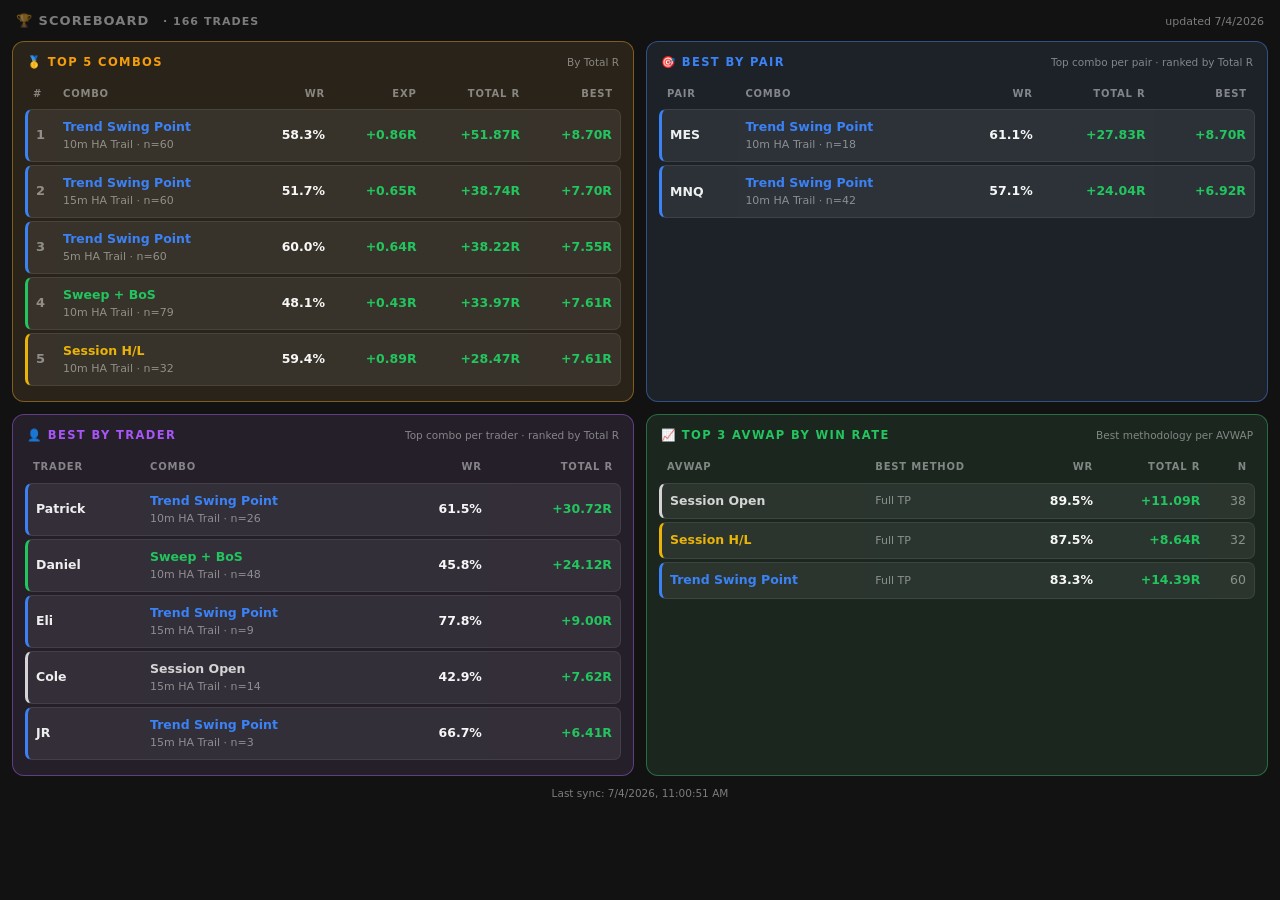
<file: index.html>
<!doctype html>
<html lang="en">
<head>
<meta charset="utf-8" />
<meta name="viewport" content="width=device-width, initial-scale=1" />
<meta name="color-scheme" content="dark" />
<title>VCL Clarity Scoreboard</title>
<style>
  :root {
    --text: rgba(255, 255, 255, 0.92);
    --muted: rgba(255, 255, 255, 0.45);
    --surface: rgba(255, 255, 255, 0.04);
    --surface-strong: rgba(255, 255, 255, 0.07);
    --border: rgba(255, 255, 255, 0.08);
    --border-strong: rgba(255, 255, 255, 0.18);
    --value: rgba(255, 255, 255, 0.96);
    --green: #22c55e;
    --red: #ef4444;
    --gold: #f59e0b;
    --blue: #3b82f6;
    --purple: #a855f7;
  }
  * { box-sizing: border-box; }
  html, body {
    margin: 0; padding: 0;
    background: transparent;
    color: var(--text);
    font-family: ui-sans-serif, system-ui, -apple-system, BlinkMacSystemFont, "Segoe UI", Roboto, sans-serif;
    font-size: 13px;
    line-height: 1.45;
    color-scheme: dark;
  }
  .root { padding: 12px; max-width: 1280px; margin: 0 auto; }

  .header {
    display: flex;
    align-items: baseline;
    justify-content: space-between;
    margin-bottom: 10px;
    padding: 0 4px;
  }
  .title {
    font-size: 13px;
    font-weight: 700;
    letter-spacing: 0.08em;
    text-transform: uppercase;
    color: var(--muted);
  }
  .meta { color: var(--muted); font-size: 11px; }

  .grid {
    display: grid;
    grid-template-columns: 1fr 1fr;
    grid-auto-rows: auto;
    gap: 12px;
  }
  @media (max-width: 880px) {
    .grid { grid-template-columns: 1fr; }
  }

  .panel {
    border: 1px solid var(--border);
    border-radius: 12px;
    background: var(--surface);
    padding: 12px;
  }
  .panel.top    { border-color: color-mix(in srgb, var(--gold)   38%, var(--border)); background: color-mix(in srgb, var(--gold)   6%, var(--surface)); }
  .panel.pair   { border-color: color-mix(in srgb, var(--blue)   38%, var(--border)); background: color-mix(in srgb, var(--blue)   6%, var(--surface)); }
  .panel.trader { border-color: color-mix(in srgb, var(--purple) 38%, var(--border)); background: color-mix(in srgb, var(--purple) 6%, var(--surface)); }
  .panel.avwap  { border-color: color-mix(in srgb, var(--green)  38%, var(--border)); background: color-mix(in srgb, var(--green)  6%, var(--surface)); }

  .panel-head {
    display: flex; align-items: baseline; justify-content: space-between;
    margin-bottom: 8px;
    padding: 0 2px;
  }
  .panel-title {
    font-size: 11.5px;
    font-weight: 700;
    letter-spacing: 0.12em;
    text-transform: uppercase;
  }
  .panel.top    .panel-title { color: var(--gold); }
  .panel.pair   .panel-title { color: var(--blue); }
  .panel.trader .panel-title { color: var(--purple); }
  .panel.avwap  .panel-title { color: var(--green); }
  .panel-sub { font-size: 10.5px; color: var(--muted); }

  /* === Tables === */
  .lb {
    width: 100%;
    border-collapse: separate;
    border-spacing: 0 3px;
    font-variant-numeric: tabular-nums;
  }
  .lb thead th {
    font-size: 10px;
    font-weight: 600;
    letter-spacing: 0.08em;
    text-transform: uppercase;
    color: var(--muted);
    text-align: right;
    padding: 5px 8px;
    border: none;
    white-space: nowrap;
  }
  .lb thead th.l { text-align: left; }

  .lb tbody td {
    padding: 8px 8px;
    background: var(--surface-strong);
    border-top: 1px solid var(--border);
    border-bottom: 1px solid var(--border);
    text-align: right;
    white-space: nowrap;
  }
  .lb tbody td.l { text-align: left; }
  .lb tbody td.first {
    border-left: 3px solid var(--accent, var(--border-strong));
    border-radius: 7px 0 0 7px;
  }
  .lb tbody td.last {
    border-right: 1px solid var(--border);
    border-radius: 0 7px 7px 0;
  }

  .combo-cell { display: flex; flex-direction: column; gap: 1px; }
  .combo-avwap {
    color: var(--accent, var(--text));
    font-size: 12.5px;
    font-weight: 700;
  }
  .combo-method, .row-sub {
    font-size: 11px;
    color: var(--muted);
    font-weight: 500;
  }
  .row-prim {
    color: var(--text);
    font-size: 12.5px;
    font-weight: 700;
  }

  .num { font-weight: 600; color: var(--value); font-size: 12.5px; }
  .num.pos { color: var(--green); }
  .num.neg { color: var(--red); }
  .num.muted { color: var(--muted); font-weight: 500; }

  .empty {
    text-align: center;
    color: var(--muted);
    font-style: italic;
    padding: 16px;
  }

  .footer {
    margin-top: 10px;
    text-align: center;
    color: var(--muted);
    font-size: 10.5px;
  }

  /* AVWAP color tints */
  .avwap-daily              { --accent: #a855f7; }
  .avwap-session-open       { --accent: #d4d4d4; }
  .avwap-session-hl         { --accent: #eab308; }
  .avwap-trend-swing-point  { --accent: #3b82f6; }
  .avwap-sweep-bos          { --accent: #22c55e; }
</style>
</head>
<body>
<div class="root">
  <div class="header">
    <div class="title">🏆 Scoreboard <span class="meta" id="trade-count" style="margin-left:8px"></span></div>
    <div class="meta" id="updated-at">loading…</div>
  </div>

  <div class="grid">
    <div class="panel top">
      <div class="panel-head">
        <div class="panel-title">🥇 Top 5 Combos</div>
        <div class="panel-sub">By Total R</div>
      </div>
      <table class="lb">
        <thead>
          <tr>
            <th class="l">#</th>
            <th class="l">Combo</th>
            <th>WR</th>
            <th>Exp</th>
            <th>Total R</th>
            <th>Best</th>
          </tr>
        </thead>
        <tbody id="top-body">
          <tr><td colspan="6" class="empty">loading…</td></tr>
        </tbody>
      </table>
    </div>

    <div class="panel pair">
      <div class="panel-head">
        <div class="panel-title">🎯 Best by Pair</div>
        <div class="panel-sub">Top combo per pair · ranked by Total R</div>
      </div>
      <table class="lb">
        <thead>
          <tr>
            <th class="l">Pair</th>
            <th class="l">Combo</th>
            <th>WR</th>
            <th>Total R</th>
            <th>Best</th>
          </tr>
        </thead>
        <tbody id="pair-body">
          <tr><td colspan="5" class="empty">loading…</td></tr>
        </tbody>
      </table>
    </div>

    <div class="panel trader">
      <div class="panel-head">
        <div class="panel-title">👤 Best by Trader</div>
        <div class="panel-sub">Top combo per trader · ranked by Total R</div>
      </div>
      <table class="lb">
        <thead>
          <tr>
            <th class="l">Trader</th>
            <th class="l">Combo</th>
            <th>WR</th>
            <th>Total R</th>
          </tr>
        </thead>
        <tbody id="trader-body">
          <tr><td colspan="4" class="empty">loading…</td></tr>
        </tbody>
      </table>
    </div>

    <div class="panel avwap">
      <div class="panel-head">
        <div class="panel-title">📈 Top 3 AVWAP by Win Rate</div>
        <div class="panel-sub">Best methodology per AVWAP</div>
      </div>
      <table class="lb">
        <thead>
          <tr>
            <th class="l">AVWAP</th>
            <th class="l">Best Method</th>
            <th>WR</th>
            <th>Total R</th>
            <th>n</th>
          </tr>
        </thead>
        <tbody id="avwap-body">
          <tr><td colspan="5" class="empty">loading…</td></tr>
        </tbody>
      </table>
    </div>
  </div>

  <div class="footer" id="footer"></div>
</div>

<script>
  const AVWAP_CLASS = {
    'Daily': 'avwap-daily',
    'Session Open': 'avwap-session-open',
    'Session H/L': 'avwap-session-hl',
    'Trend Swing Point': 'avwap-trend-swing-point',
    'Sweep + BoS': 'avwap-sweep-bos',
  };

  function fmtR(n, withSign = true) {
    if (n === null || n === undefined || Number.isNaN(n)) return '<span class="num muted">—</span>';
    const sign = withSign ? (n >= 0 ? '+' : '') : '';
    const cls = n > 0 ? 'pos' : (n < 0 ? 'neg' : '');
    return `<span class="num ${cls}">${sign}${n.toFixed(2)}R</span>`;
  }
  function fmtPct(n) {
    if (n === null || n === undefined || Number.isNaN(n)) return '<span class="num muted">—</span>';
    return `<span class="num">${(n * 100).toFixed(1)}%</span>`;
  }
  function timeAgo(iso) {
    if (!iso) return '';
    const d = new Date(iso); if (isNaN(d)) return '';
    const sec = Math.floor((Date.now() - d.getTime()) / 1000);
    if (sec < 60) return `updated ${sec}s ago`;
    const min = Math.floor(sec / 60);
    if (min < 60) return `updated ${min}m ago`;
    const hr = Math.floor(min / 60);
    if (hr < 24) return `updated ${hr}h ago`;
    return `updated ${d.toLocaleDateString()}`;
  }

  function renderTop(rows) {
    const tbody = document.getElementById('top-body');
    const active = (rows || []).filter(c => (c.trades || 0) > 0).slice(0, 5);
    if (!active.length) {
      tbody.innerHTML = '<tr><td colspan="6" class="empty">No combos yet</td></tr>';
      return;
    }
    tbody.innerHTML = active.map((c, i) => {
      const cls = AVWAP_CLASS[c.avwap] || '';
      return `
        <tr class="${cls}">
          <td class="l first" style="width:30px;color:var(--muted);font-weight:700">${i + 1}</td>
          <td class="l">
            <div class="combo-cell">
              <span class="combo-avwap">${c.avwap}</span>
              <span class="combo-method">${c.methodology} · n=${c.trades}</span>
            </div>
          </td>
          <td>${fmtPct(c.winRate)}</td>
          <td>${fmtR(c.expectancy)}</td>
          <td>${fmtR(c.totalR)}</td>
          <td class="last">${fmtR(c.highestR)}</td>
        </tr>`;
    }).join('');
  }

  function renderPair(rows) {
    const tbody = document.getElementById('pair-body');
    const active = (rows || []).filter(c => (c.trades || 0) > 0);
    if (!active.length) {
      tbody.innerHTML = '<tr><td colspan="5" class="empty">No data yet</td></tr>';
      return;
    }
    tbody.innerHTML = active.map(c => {
      const cls = AVWAP_CLASS[c.avwap] || '';
      return `
        <tr class="${cls}">
          <td class="l first row-prim">${c.pair}</td>
          <td class="l">
            <div class="combo-cell">
              <span class="combo-avwap">${c.avwap}</span>
              <span class="combo-method">${c.methodology} · n=${c.trades}</span>
            </div>
          </td>
          <td>${fmtPct(c.winRate)}</td>
          <td>${fmtR(c.totalR)}</td>
          <td class="last">${fmtR(c.highestR)}</td>
        </tr>`;
    }).join('');
  }

  function renderTrader(rows) {
    const tbody = document.getElementById('trader-body');
    const active = (rows || []).filter(c => (c.trades || 0) > 0);
    if (!active.length) {
      tbody.innerHTML = '<tr><td colspan="4" class="empty">No data yet</td></tr>';
      return;
    }
    tbody.innerHTML = active.map(c => {
      const cls = AVWAP_CLASS[c.avwap] || '';
      return `
        <tr class="${cls}">
          <td class="l first row-prim">${c.trader}</td>
          <td class="l">
            <div class="combo-cell">
              <span class="combo-avwap">${c.avwap}</span>
              <span class="combo-method">${c.methodology} · n=${c.trades}</span>
            </div>
          </td>
          <td>${fmtPct(c.winRate)}</td>
          <td class="last">${fmtR(c.totalR)}</td>
        </tr>`;
    }).join('');
  }

  function renderAvwap(rows) {
    const tbody = document.getElementById('avwap-body');
    const active = (rows || []).filter(c => (c.trades || 0) > 0);
    if (!active.length) {
      tbody.innerHTML = '<tr><td colspan="5" class="empty">No data yet</td></tr>';
      return;
    }
    tbody.innerHTML = active.map(c => {
      const cls = AVWAP_CLASS[c.avwap] || '';
      return `
        <tr class="${cls}">
          <td class="l first">
            <span class="combo-avwap">${c.avwap}</span>
          </td>
          <td class="l row-sub">${c.methodology}</td>
          <td>${fmtPct(c.winRate)}</td>
          <td>${fmtR(c.totalR)}</td>
          <td class="last"><span class="num muted">${c.trades}</span></td>
        </tr>`;
    }).join('');
  }

  function render(data) {
    document.getElementById('updated-at').textContent = timeAgo(data?.generatedAt) || '';
    document.getElementById('trade-count').textContent = data?.tradeCount ? `· ${data.tradeCount} trades` : '';
    document.getElementById('footer').textContent = data?.generatedAt
      ? `Last sync: ${new Date(data.generatedAt).toLocaleString()}`
      : '';

    renderTop(data?.leaderboard);
    renderPair(data?.bestByPair);
    renderTrader(data?.bestByTrader);
    renderAvwap(data?.topAvwapByWR);
  }

  fetch(`./data.json?t=${Date.now()}`, { cache: 'no-store' })
    .then(r => r.ok ? r.json() : Promise.reject(`HTTP ${r.status}`))
    .then(render)
    .catch(err => {
      const msg = `<tr><td colspan="6" class="empty">Couldn't load (${err})</td></tr>`;
      ['top-body', 'pair-body', 'trader-body', 'avwap-body'].forEach(id => {
        document.getElementById(id).innerHTML = msg;
      });
    });
</script>
</body>
</html>
</file>
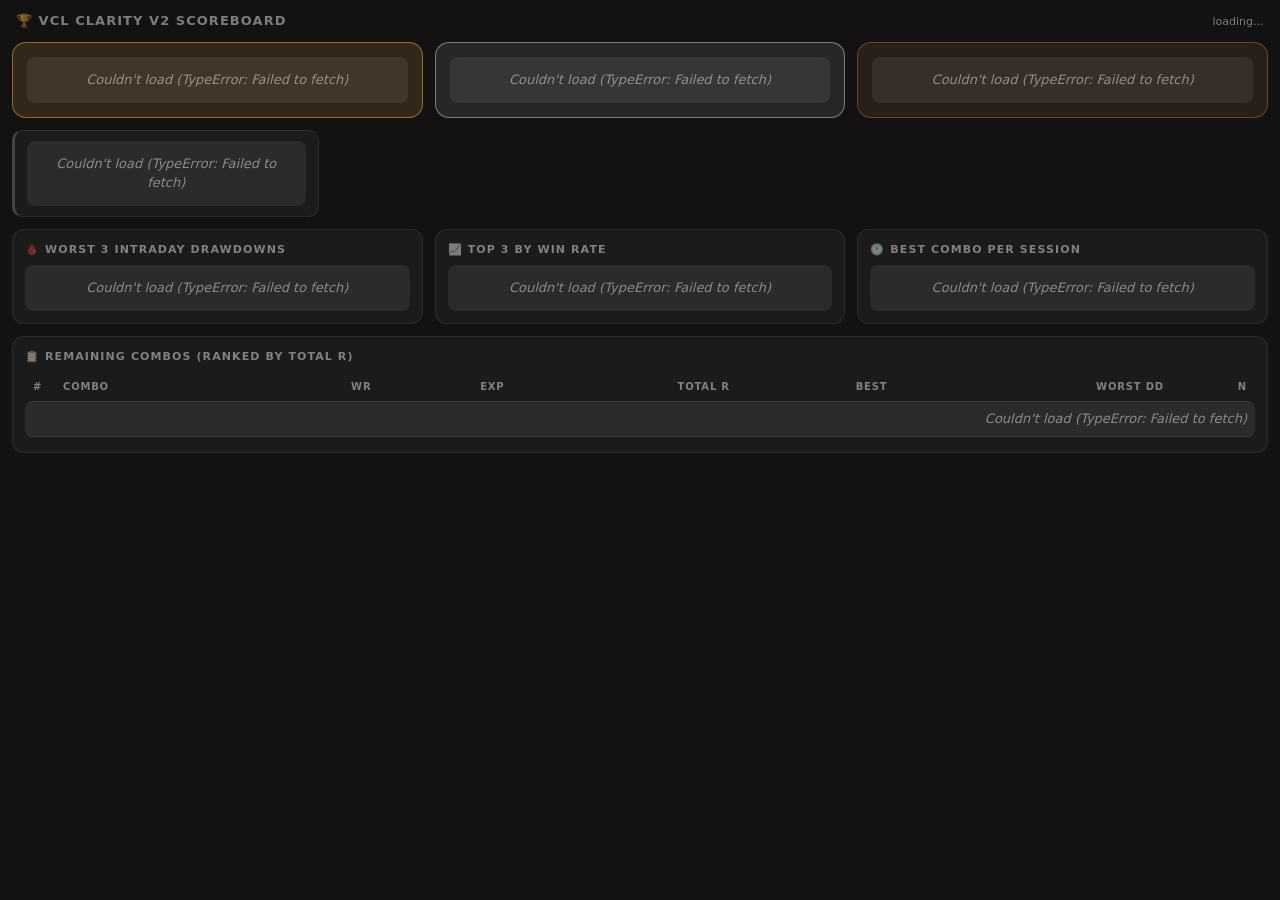
<file: v2/index.html>
<!doctype html>
<html lang="en">
<head>
<meta charset="utf-8" />
<meta name="viewport" content="width=device-width, initial-scale=1" />
<meta name="color-scheme" content="dark" />
<title>VCL Clarity V2 Scoreboard</title>
<style>
  :root {
    --text: rgba(255, 255, 255, 0.92);
    --muted: rgba(255, 255, 255, 0.45);
    --surface: rgba(255, 255, 255, 0.04);
    --surface-strong: rgba(255, 255, 255, 0.07);
    --border: rgba(255, 255, 255, 0.08);
    --border-strong: rgba(255, 255, 255, 0.18);
    --value: rgba(255, 255, 255, 0.96);
    --green: #22c55e;
    --red: #ef4444;
    --gold: #f59e0b;
    --silver: #cbd5e1;
    --bronze: #b45309;
    --blue: #3b82f6;
    --purple: #a855f7;
    --yellow: #eab308;
    --white:  #f5f5f5;
  }
  * { box-sizing: border-box; }
  html, body {
    margin: 0; padding: 0; background: transparent; color: var(--text);
    font-family: ui-sans-serif, system-ui, -apple-system, BlinkMacSystemFont, "Segoe UI", Roboto, sans-serif;
    font-size: 13px; line-height: 1.4; color-scheme: dark;
  }
  .root { padding: 12px; max-width: 1280px; margin: 0 auto; }
  .header { display: flex; align-items: baseline; justify-content: space-between; margin-bottom: 12px; padding: 0 4px; }
  .title { font-size: 13px; font-weight: 700; letter-spacing: 0.08em; text-transform: uppercase; color: var(--muted); }
  .meta { color: var(--muted); font-size: 11px; }

  .av-trend        { --accent: var(--blue);   }
  .av-sweep        { --accent: var(--green);  }
  .av-session      { --accent: var(--yellow); }
  .av-session-open { --accent: var(--white);  }

  .podium { display: grid; grid-template-columns: 1fr 1fr 1fr; gap: 12px; margin-bottom: 12px; }
  .podium-block { border: 1px solid var(--border); border-radius: 14px; background: var(--surface); padding: 14px; display: flex; flex-direction: column; }
  .podium-block.gold   { border-color: color-mix(in srgb, var(--gold)   50%, var(--border)); background: color-mix(in srgb, var(--gold)   10%, var(--surface)); }
  .podium-block.silver { border-color: color-mix(in srgb, var(--silver) 45%, var(--border)); background: color-mix(in srgb, var(--silver)  6%, var(--surface)); }
  .podium-block.bronze { border-color: color-mix(in srgb, var(--bronze) 50%, var(--border)); background: color-mix(in srgb, var(--bronze)  8%, var(--surface)); }
  .podium-rank { font-size: 22px; font-weight: 800; display: flex; align-items: center; gap: 6px; margin-bottom: 4px; }
  .podium-block.gold   .podium-rank { color: var(--gold); }
  .podium-block.silver .podium-rank { color: var(--silver); }
  .podium-block.bronze .podium-rank { color: var(--bronze); }
  .podium-avwap { font-size: 15px; font-weight: 700; color: var(--accent, var(--text)); line-height: 1.2; }
  .podium-method { font-size: 11.5px; color: var(--muted); font-weight: 500; margin-bottom: 10px; }
  .podium-total { font-size: 28px; font-weight: 800; letter-spacing: -0.02em; color: var(--green); line-height: 1; margin-bottom: 8px; }
  .podium-total.neg { color: var(--red); }
  .podium-total .unit { font-size: 15px; font-weight: 700; opacity: 0.7; margin-left: 2px; }
  .podium-stats { display: grid; grid-template-columns: 1fr 1fr; gap: 6px 12px; margin-top: 4px; }
  .stat { display: flex; flex-direction: column; }
  .stat-label { font-size: 9.5px; font-weight: 600; letter-spacing: 0.08em; text-transform: uppercase; color: var(--muted); }
  .stat-value { font-size: 13px; font-weight: 700; color: var(--value); }
  .stat-value.pos { color: var(--green); }
  .stat-value.neg { color: var(--red); }

  .pair-row { display: grid; grid-template-columns: repeat(4, 1fr); gap: 10px; margin-bottom: 12px; }
  .pair-card { border: 1px solid var(--border); border-radius: 10px; background: var(--surface); padding: 10px 12px; display: flex; flex-direction: column; gap: 4px; border-left: 3px solid var(--accent, var(--border-strong)); }
  .pair-tag { font-size: 11px; font-weight: 700; letter-spacing: 0.1em; text-transform: uppercase; color: var(--muted); }
  .pair-avwap { font-size: 13px; font-weight: 700; color: var(--accent, var(--text)); line-height: 1.2; }
  .pair-method { font-size: 10.5px; color: var(--muted); }
  .pair-line { display: flex; justify-content: space-between; align-items: baseline; margin-top: 4px; padding-top: 6px; border-top: 1px solid var(--border); font-size: 11px; color: var(--muted); }
  .pair-line .val { color: var(--value); font-weight: 700; font-variant-numeric: tabular-nums; }
  .pair-line .val.pos { color: var(--green); }
  .pair-line .val.neg { color: var(--red); }

  .row3 { display: grid; grid-template-columns: 1fr 1fr 1fr; gap: 12px; margin-bottom: 12px; }
  .panel { border: 1px solid var(--border); border-radius: 12px; background: var(--surface); padding: 12px; }
  .panel-title { font-size: 11px; font-weight: 700; letter-spacing: 0.1em; text-transform: uppercase; color: var(--muted); margin-bottom: 8px; }
  .mini-list { display: flex; flex-direction: column; gap: 6px; }
  .mini-item { display: grid; grid-template-columns: auto 1fr auto; align-items: center; gap: 8px; padding: 8px 10px; background: var(--surface-strong); border-left: 3px solid var(--accent, var(--border-strong)); border-radius: 6px; font-variant-numeric: tabular-nums; }
  .mini-tag { font-size: 10.5px; font-weight: 700; letter-spacing: 0.08em; text-transform: uppercase; color: var(--muted); min-width: 42px; }
  .mini-body { display: flex; flex-direction: column; min-width: 0; }
  .mini-avwap { font-size: 12px; font-weight: 700; color: var(--accent, var(--text)); }
  .mini-method { font-size: 10px; color: var(--muted); }
  .mini-metric { text-align: right; }
  .mini-metric .primary { font-size: 13px; font-weight: 800; color: var(--value); }
  .mini-metric .primary.pos { color: var(--green); }
  .mini-metric .primary.neg { color: var(--red); }
  .mini-metric .secondary { font-size: 10px; color: var(--muted); }

  .remaining-panel { margin-bottom: 6px; }
  .rank-table { width: 100%; border-collapse: separate; border-spacing: 0 3px; font-variant-numeric: tabular-nums; }
  .rank-table thead th { font-size: 10px; font-weight: 600; letter-spacing: 0.08em; text-transform: uppercase; color: var(--muted); text-align: right; padding: 4px 8px; white-space: nowrap; }
  .rank-table thead th.l { text-align: left; }
  .rank-table tbody td { padding: 8px; background: var(--surface-strong); border-top: 1px solid var(--border); border-bottom: 1px solid var(--border); text-align: right; white-space: nowrap; }
  .rank-table tbody td.l { text-align: left; }
  .rank-table tbody td.first { border-left: 3px solid var(--accent, var(--border-strong)); border-radius: 6px 0 0 6px; }
  .rank-table tbody td.last { border-right: 1px solid var(--border); border-radius: 0 6px 6px 0; }
  .rank-num { color: var(--muted); font-weight: 700; }
  .rank-avwap { color: var(--accent, var(--text)); font-weight: 700; font-size: 12px; }
  .rank-method { color: var(--muted); font-size: 10.5px; }
  .num { font-weight: 600; color: var(--value); font-size: 12.5px; }
  .num.pos { color: var(--green); }
  .num.neg { color: var(--red); }
  .num.muted { color: var(--muted); font-weight: 500; }

  .empty { text-align: center; color: var(--muted); font-style: italic; padding: 14px; background: var(--surface-strong); border-radius: 8px; }
  .footer { margin-top: 12px; text-align: center; color: var(--muted); font-size: 10.5px; }

  @media (max-width: 900px) {
    .podium, .pair-row, .row3 { grid-template-columns: 1fr; }
    .podium-block { padding: 12px; }
    .podium-total { font-size: 24px; }
  }
</style>
</head>
<body>
<div class="root">
  <div class="header">
    <div class="title">🏆 VCL Clarity V2 Scoreboard <span class="meta" id="trade-count" style="margin-left:8px"></span></div>
    <div class="meta" id="updated-at">loading…</div>
  </div>

  <div class="podium" id="podium">
    <div class="podium-block gold"   id="podium-1"><div class="empty">loading…</div></div>
    <div class="podium-block silver" id="podium-2"><div class="empty">loading…</div></div>
    <div class="podium-block bronze" id="podium-3"><div class="empty">loading…</div></div>
  </div>

  <div class="pair-row" id="pair-row">
    <div class="pair-card"><div class="empty">loading…</div></div>
  </div>

  <div class="row3">
    <div class="panel"><div class="panel-title">🩸 Worst 3 Intraday Drawdowns</div><div class="mini-list" id="worst-dd"><div class="empty">loading…</div></div></div>
    <div class="panel"><div class="panel-title">📈 Top 3 by Win Rate</div><div class="mini-list" id="top-wr"><div class="empty">loading…</div></div></div>
    <div class="panel"><div class="panel-title">🕐 Best Combo per Session</div><div class="mini-list" id="best-session"><div class="empty">loading…</div></div></div>
  </div>

  <div class="panel remaining-panel">
    <div class="panel-title">📋 Remaining Combos (Ranked by Total R)</div>
    <table class="rank-table">
      <thead>
        <tr>
          <th class="l" style="width:30px">#</th>
          <th class="l">Combo</th>
          <th>WR</th>
          <th>Exp</th>
          <th>Total R</th>
          <th>Best</th>
          <th>Worst DD</th>
          <th>n</th>
        </tr>
      </thead>
      <tbody id="remaining-body"><tr><td colspan="8" class="empty">loading…</td></tr></tbody>
    </table>
  </div>

  <div class="footer" id="footer"></div>
</div>

<script>
  const AV_CLASS = { 'Trend Swing Point': 'av-trend', 'Sweep + BoS': 'av-sweep', 'Session H/L': 'av-session', 'Session Open': 'av-session-open' };

  function fmtR(n, withSign = true) {
    if (n === null || n === undefined || Number.isNaN(n)) return '<span class="num muted">—</span>';
    const sign = withSign ? (n >= 0 ? '+' : '') : '';
    const cls = n > 0 ? 'pos' : (n < 0 ? 'neg' : '');
    return `<span class="num ${cls}">${sign}${n.toFixed(2)}R</span>`;
  }
  function fmtTotalR(n) {
    if (n === null || n === undefined || Number.isNaN(n)) return '<span class="num muted">—</span>';
    const cls = n > 0 ? 'pos' : (n < 0 ? 'neg' : '');
    return `<span class="num ${cls}">${n >= 0 ? '+' : ''}${n.toFixed(1)}R</span>`;
  }
  function fmtWR(c) {
    if (c.trades === 0 || c.winRate === null || c.winRate === undefined) return '—';
    return `${Math.round(c.winRate * 100)}% [${c.wins}W/${c.losses}L]`;
  }
  function fmtDD(n) {
    // Worst intraday drawdown — always negative in display
    if (n === null || n === undefined || Number.isNaN(n) || n === 0) return '<span class="num muted">—</span>';
    return `<span class="num neg">−${n.toFixed(2)}R</span>`;
  }
  function fmtDDDate(iso) {
    if (!iso) return '';
    try {
      const d = new Date(iso + 'T00:00:00');
      if (isNaN(d)) return iso;
      return d.toLocaleDateString(undefined, { month: 'short', day: 'numeric' });
    } catch { return iso; }
  }
  function timeAgo(iso) {
    if (!iso) return '';
    const d = new Date(iso); if (isNaN(d)) return '';
    const sec = Math.floor((Date.now() - d.getTime()) / 1000);
    if (sec < 60) return `updated ${sec}s ago`;
    const min = Math.floor(sec / 60);
    if (min < 60) return `updated ${min}m ago`;
    const hr = Math.floor(min / 60);
    if (hr < 24) return `updated ${hr}h ago`;
    return `updated ${d.toLocaleDateString()}`;
  }

  function renderPodium(top3) {
    ['gold', 'silver', 'bronze'].forEach((tier, i) => {
      const el = document.getElementById(`podium-${i + 1}`);
      const c = top3?.[i];
      const medal = ['🥇', '🥈', '🥉'][i];
      if (!c) { el.innerHTML = `<div class="podium-rank">${medal} —</div><div class="empty">No data yet</div>`; return; }
      const avClass = AV_CLASS[c.avwap] || '';
      el.className = `podium-block ${tier} ${avClass}`;
      el.innerHTML = `
        <div class="podium-rank">${medal} #${i + 1}</div>
        <div class="podium-avwap">${c.avwap}</div>
        <div class="podium-method">${c.method}</div>
        <div class="podium-total ${c.totalR < 0 ? 'neg' : ''}">${c.totalR >= 0 ? '+' : ''}${c.totalR.toFixed(1)}<span class="unit">R</span></div>
        <div class="podium-stats">
          <div class="stat"><div class="stat-label">Win Rate</div><div class="stat-value">${fmtWR(c)}</div></div>
          <div class="stat"><div class="stat-label">Expectancy</div><div class="stat-value ${c.expectancy > 0 ? 'pos' : c.expectancy < 0 ? 'neg' : ''}">${c.expectancy != null ? (c.expectancy >= 0 ? '+' : '') + c.expectancy.toFixed(2) + 'R' : '—'}</div></div>
          <div class="stat"><div class="stat-label">Best Trade</div><div class="stat-value ${c.highestR > 0 ? 'pos' : c.highestR < 0 ? 'neg' : ''}">${c.highestR != null ? (c.highestR >= 0 ? '+' : '') + c.highestR.toFixed(2) + 'R' : '—'}</div></div>
          <div class="stat"><div class="stat-label">Trades</div><div class="stat-value">${c.trades}</div></div>
          <div class="stat" style="grid-column: 1 / -1;"><div class="stat-label">Worst Intraday DD${c.worstDayDate ? ` · ${fmtDDDate(c.worstDayDate)}` : ''}</div><div class="stat-value">${fmtDD(c.worstDayDD)}</div></div>
        </div>`;
    });
  }

  function renderPairRow(byPair) {
    const container = document.getElementById('pair-row');
    if (!byPair || !byPair.length) { container.innerHTML = '<div class="pair-card"><div class="empty">No pair data yet</div></div>'; return; }
    container.innerHTML = byPair.map(c => {
      const avClass = AV_CLASS[c.avwap] || '';
      return `<div class="pair-card ${avClass}">
        <div class="pair-tag">${c.pair}</div>
        <div class="pair-avwap">${c.avwap}</div>
        <div class="pair-method">${c.method}</div>
        <div class="pair-line"><span>Total R</span><span class="val ${c.totalR > 0 ? 'pos' : c.totalR < 0 ? 'neg' : ''}">${c.totalR >= 0 ? '+' : ''}${c.totalR.toFixed(1)}R</span></div>
        <div class="pair-line"><span>WR · n=${c.trades}</span><span class="val">${fmtWR(c)}</span></div>
        <div class="pair-line"><span>Worst DD</span><span class="val">${fmtDD(c.worstDayDD)}</span></div>
      </div>`;
    }).join('');
  }

  function renderWorstDD(rows) {
    const el = document.getElementById('worst-dd');
    if (!rows || !rows.length) { el.innerHTML = '<div class="empty">No drawdowns yet</div>'; return; }
    el.innerHTML = rows.map((c, i) => {
      const avClass = AV_CLASS[c.avwap] || '';
      return `<div class="mini-item ${avClass}">
        <div class="mini-tag">${['🩸','🥈','🥉'][i] || '#' + (i+1)}</div>
        <div class="mini-body"><div class="mini-avwap">${c.avwap}</div><div class="mini-method">${c.method}</div></div>
        <div class="mini-metric">
          <div class="primary neg">−${c.worstDayDD.toFixed(2)}R</div>
          <div class="secondary">${fmtDDDate(c.worstDayDate)} · n=${c.trades}</div>
        </div>
      </div>`;
    }).join('');
  }

  function renderTopWR(rows) {
    const el = document.getElementById('top-wr');
    if (!rows || !rows.length) { el.innerHTML = '<div class="empty">No data yet</div>'; return; }
    el.innerHTML = rows.map((c, i) => {
      const avClass = AV_CLASS[c.avwap] || '';
      return `<div class="mini-item ${avClass}">
        <div class="mini-tag">${['🥇','🥈','🥉'][i] || '#' + (i+1)}</div>
        <div class="mini-body"><div class="mini-avwap">${c.avwap}</div><div class="mini-method">${c.method}</div></div>
        <div class="mini-metric"><div class="primary">${Math.round(c.winRate * 100)}%</div><div class="secondary">${c.wins}W/${c.losses}L · DD ${fmtDD(c.worstDayDD)}</div></div>
      </div>`;
    }).join('');
  }

  function renderBestSession(rows) {
    const el = document.getElementById('best-session');
    if (!rows || !rows.length) { el.innerHTML = '<div class="empty">No data yet</div>'; return; }
    el.innerHTML = rows.map(c => {
      const avClass = AV_CLASS[c.avwap] || '';
      return `<div class="mini-item ${avClass}">
        <div class="mini-tag">${c.session}</div>
        <div class="mini-body"><div class="mini-avwap">${c.avwap}</div><div class="mini-method">${c.method}</div></div>
        <div class="mini-metric"><div class="primary ${c.totalR > 0 ? 'pos' : c.totalR < 0 ? 'neg' : ''}">${c.totalR >= 0 ? '+' : ''}${c.totalR.toFixed(1)}R</div><div class="secondary">n=${c.trades} · DD ${fmtDD(c.worstDayDD)}</div></div>
      </div>`;
    }).join('');
  }

  function renderRemaining(rows) {
    const tbody = document.getElementById('remaining-body');
    if (!rows || !rows.length) { tbody.innerHTML = '<tr><td colspan="8" class="empty">All combos are in the podium</td></tr>'; return; }
    tbody.innerHTML = rows.map((c, i) => {
      const avClass = AV_CLASS[c.avwap] || '';
      return `<tr class="${avClass}">
        <td class="l first"><span class="rank-num">${i + 4}</span></td>
        <td class="l"><div><span class="rank-avwap">${c.avwap}</span></div><div class="rank-method">${c.method}</div></td>
        <td>${fmtWR(c)}</td>
        <td>${fmtR(c.expectancy)}</td>
        <td>${fmtTotalR(c.totalR)}</td>
        <td>${fmtR(c.highestR)}</td>
        <td>${fmtDD(c.worstDayDD)}</td>
        <td class="last"><span class="num muted">${c.trades}</span></td>
      </tr>`;
    }).join('');
  }

  function render(data) {
    document.getElementById('updated-at').textContent = timeAgo(data?.generatedAt) || '';
    document.getElementById('trade-count').textContent = data?.tradeCount != null ? `· ${data.tradeCount} trades` : '';
    document.getElementById('footer').textContent = data?.generatedAt ? `Last sync: ${new Date(data.generatedAt).toLocaleString()}` : '';
    renderPodium(data?.top3);
    renderPairRow(data?.byPair);
    renderWorstDD(data?.worstDD);
    renderTopWR(data?.topWR);
    renderBestSession(data?.bestPerSession);
    renderRemaining(data?.remaining);
  }

  let lastGeneratedAt = null;
  function poll() {
    fetch(`https://vcl-clarity-scoreboard.potus-eth.workers.dev/?t=${Date.now()}`, { cache: 'no-store' })
      .then(r => r.ok ? r.json() : Promise.reject(`HTTP ${r.status}`))
      .then(data => {
        // Only re-render if data has actually changed (avoids flicker)
        if (data?.generatedAt !== lastGeneratedAt) {
          lastGeneratedAt = data?.generatedAt;
          render(data);
        } else {
          // Still refresh the "updated Xs ago" text
          document.getElementById('updated-at').textContent = timeAgo(data?.generatedAt) || '';
        }
      })
      .catch(err => {
        // Show error only on first failure — silent on subsequent poll failures
        if (lastGeneratedAt === null) {
          const msg = `<div class="empty">Couldn't load (${err})</div>`;
          ['podium-1','podium-2','podium-3','worst-dd','top-wr','best-session'].forEach(id => { document.getElementById(id).innerHTML = msg; });
          document.getElementById('pair-row').innerHTML = `<div class="pair-card">${msg}</div>`;
          document.getElementById('remaining-body').innerHTML = `<tr><td colspan="8" class="empty">Couldn't load (${err})</td></tr>`;
        }
      });
  }
  poll();
  setInterval(poll, 5000);   // 5s poll — near-real-time on data.json updates
</script>
</body>
</html>
</file>
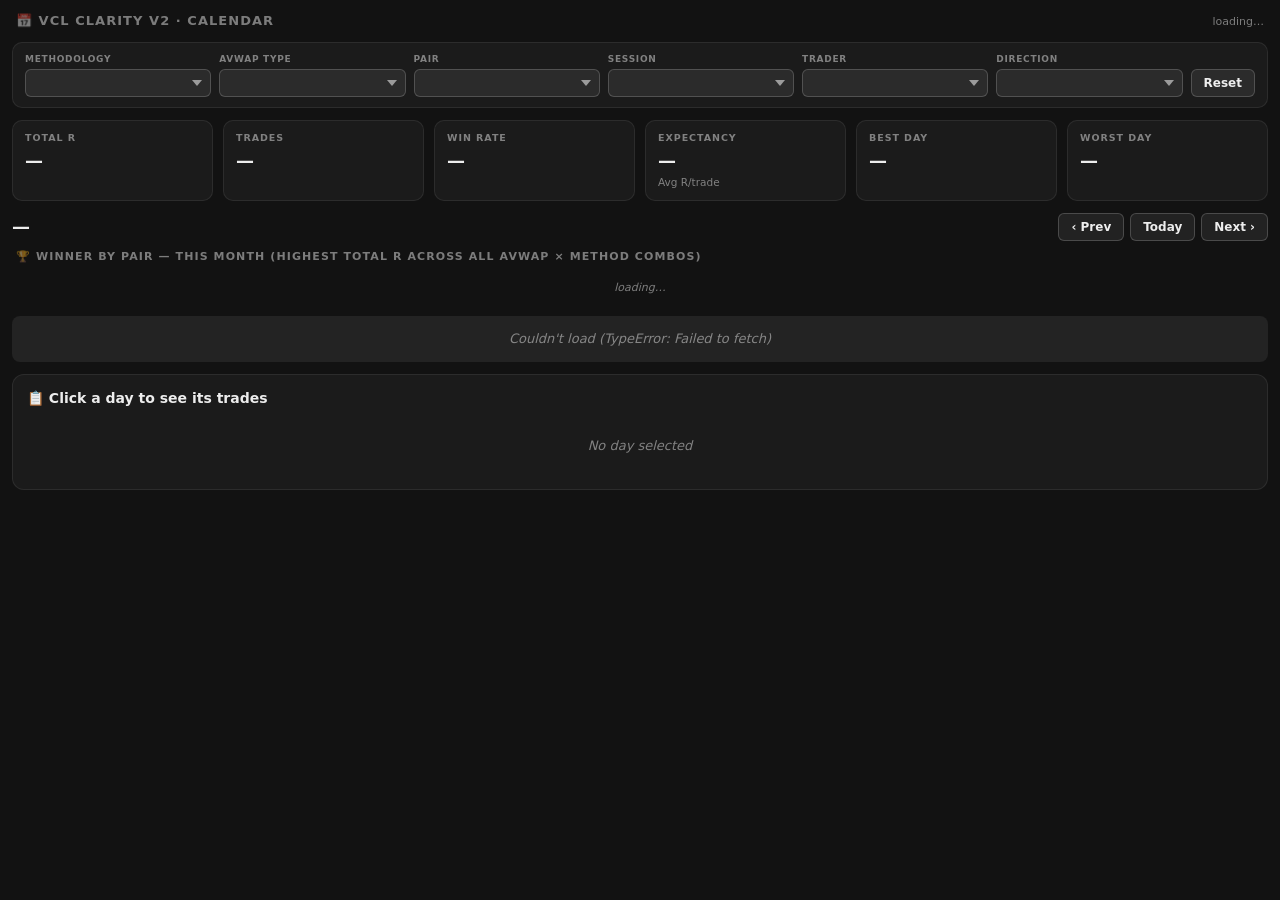
<file: v2/calendar/index.html>
<!doctype html>
<html lang="en">
<head>
<meta charset="utf-8" />
<meta name="viewport" content="width=device-width, initial-scale=1" />
<meta name="color-scheme" content="dark" />
<title>VCL Clarity V2 · Calendar</title>
<style>
  :root {
    --text: rgba(255, 255, 255, 0.92);
    --muted: rgba(255, 255, 255, 0.45);
    --surface: rgba(255, 255, 255, 0.04);
    --surface-strong: rgba(255, 255, 255, 0.07);
    --surface-hover: rgba(255, 255, 255, 0.11);
    --border: rgba(255, 255, 255, 0.08);
    --border-strong: rgba(255, 255, 255, 0.18);
    --value: rgba(255, 255, 255, 0.96);
    --green: #22c55e;
    --green-dim: #14532d;
    --green-mid: #166534;
    --red: #ef4444;
    --red-dim: #7f1d1d;
    --red-mid: #991b1b;
    --neutral: #374151;
    --blue: #3b82f6;
    --purple: #a855f7;
    --yellow: #eab308;
  }
  * { box-sizing: border-box; }
  html, body {
    margin: 0; padding: 0; background: transparent; color: var(--text);
    font-family: ui-sans-serif, system-ui, -apple-system, BlinkMacSystemFont, "Segoe UI", Roboto, sans-serif;
    font-size: 13px; line-height: 1.4; color-scheme: dark;
  }
  .root { padding: 12px; max-width: 1280px; margin: 0 auto; }
  .header { display: flex; align-items: baseline; justify-content: space-between; margin-bottom: 12px; padding: 0 4px; gap: 12px; flex-wrap: wrap; }
  .title { font-size: 13px; font-weight: 700; letter-spacing: 0.08em; text-transform: uppercase; color: var(--muted); }
  .meta { color: var(--muted); font-size: 11px; }

  /* Filter bar */
  .filters { display: flex; flex-wrap: wrap; gap: 8px; margin-bottom: 12px; padding: 10px 12px; background: var(--surface); border: 1px solid var(--border); border-radius: 10px; }
  .filter { display: flex; flex-direction: column; gap: 3px; min-width: 130px; flex: 1; }
  .filter-label { font-size: 9px; font-weight: 600; letter-spacing: 0.08em; text-transform: uppercase; color: var(--muted); }
  .filter select {
    appearance: none; -webkit-appearance: none;
    background: var(--surface-strong); color: var(--text); border: 1px solid var(--border-strong);
    border-radius: 6px; padding: 6px 24px 6px 8px; font-size: 12px; font-family: inherit;
    background-image: url("data:image/svg+xml;utf8,<svg xmlns='http://www.w3.org/2000/svg' width='10' height='6' viewBox='0 0 10 6'><path fill='%23ffffff88' d='M0 0l5 6 5-6z'/></svg>");
    background-repeat: no-repeat; background-position: right 8px center;
    cursor: pointer;
  }
  .filter select:hover { background-color: var(--surface-hover); }
  .filter-reset { align-self: end; }
  .btn {
    background: var(--surface-strong); color: var(--text); border: 1px solid var(--border-strong);
    border-radius: 6px; padding: 6px 12px; font-size: 12px; font-weight: 600; cursor: pointer;
    font-family: inherit; transition: background 0.1s;
  }
  .btn:hover { background: var(--surface-hover); }
  .btn.primary { background: var(--blue); border-color: var(--blue); color: white; }

  /* Summary */
  .summary { display: grid; grid-template-columns: repeat(6, 1fr); gap: 10px; margin-bottom: 12px; }
  .kpi { border: 1px solid var(--border); border-radius: 10px; background: var(--surface); padding: 10px 12px; }
  .kpi-label { font-size: 9.5px; font-weight: 600; letter-spacing: 0.1em; text-transform: uppercase; color: var(--muted); margin-bottom: 4px; }
  .kpi-value { font-size: 18px; font-weight: 800; font-variant-numeric: tabular-nums; letter-spacing: -0.02em; }
  .kpi-value.pos { color: var(--green); }
  .kpi-value.neg { color: var(--red); }
  .kpi-sub { font-size: 10.5px; color: var(--muted); margin-top: 2px; }

  /* Month navigation */
  .nav-row { display: flex; align-items: center; justify-content: space-between; margin-bottom: 8px; gap: 12px; }
  .nav-title { font-size: 18px; font-weight: 700; color: var(--text); }
  .nav-buttons { display: flex; gap: 6px; }

  /* Calendar grid */
  .calendar { display: grid; grid-template-columns: repeat(7, 1fr) 100px; gap: 4px; margin-bottom: 12px; }
  .cal-head { font-size: 10px; font-weight: 700; letter-spacing: 0.1em; text-transform: uppercase; color: var(--muted); text-align: center; padding: 6px 2px; }
  .cal-head.week-head { text-align: right; padding-right: 8px; }
  .cell {
    aspect-ratio: 1 / 0.85;
    background: var(--surface); border: 1px solid var(--border); border-radius: 8px;
    padding: 6px 8px; display: flex; flex-direction: column;
    font-variant-numeric: tabular-nums; cursor: pointer;
    transition: transform 0.05s, border-color 0.1s;
  }
  .cell:hover { border-color: var(--border-strong); transform: translateY(-1px); }
  .cell.blank { background: transparent; border-color: transparent; cursor: default; }
  .cell.blank:hover { transform: none; }
  .cell.empty { opacity: 0.5; }
  .cell.selected { border-color: var(--blue); box-shadow: 0 0 0 1px var(--blue); }
  .cell-date { font-size: 11px; font-weight: 600; color: var(--muted); margin-bottom: auto; }
  .cell-r { font-size: 15px; font-weight: 800; letter-spacing: -0.02em; }
  .cell-r.pos { color: var(--green); }
  .cell-r.neg { color: var(--red); }
  .cell-trades { font-size: 9.5px; color: rgba(255,255,255,0.7); font-weight: 500; }
  .cell.tier-win-3 { background: rgba(34, 197, 94, 0.30); border-color: rgba(34, 197, 94, 0.55); }
  .cell.tier-win-2 { background: rgba(34, 197, 94, 0.18); border-color: rgba(34, 197, 94, 0.35); }
  .cell.tier-win-1 { background: rgba(34, 197, 94, 0.08); border-color: rgba(34, 197, 94, 0.22); }
  .cell.tier-loss-1 { background: rgba(239, 68, 68, 0.08); border-color: rgba(239, 68, 68, 0.22); }
  .cell.tier-loss-2 { background: rgba(239, 68, 68, 0.18); border-color: rgba(239, 68, 68, 0.35); }
  .cell.tier-loss-3 { background: rgba(239, 68, 68, 0.30); border-color: rgba(239, 68, 68, 0.55); }
  .cell.tier-flat  { background: var(--surface-strong); }

  .week-cell {
    background: var(--surface-strong); border: 1px solid var(--border); border-radius: 8px;
    padding: 8px; display: flex; flex-direction: column; justify-content: center; align-items: flex-end;
    font-variant-numeric: tabular-nums;
  }
  .week-label { font-size: 9px; font-weight: 700; letter-spacing: 0.1em; text-transform: uppercase; color: var(--muted); }
  .week-r { font-size: 14px; font-weight: 800; letter-spacing: -0.02em; }
  .week-r.pos { color: var(--green); }
  .week-r.neg { color: var(--red); }
  .week-trades { font-size: 9.5px; color: var(--muted); }

  /* Detail panel */
  .detail-panel { border: 1px solid var(--border); border-radius: 12px; background: var(--surface); padding: 14px; margin-top: 12px; }
  .detail-title { font-size: 14px; font-weight: 700; margin-bottom: 8px; }
  .detail-empty { color: var(--muted); font-style: italic; text-align: center; padding: 20px; }
  .trade-table { width: 100%; border-collapse: separate; border-spacing: 0 3px; font-variant-numeric: tabular-nums; font-size: 11.5px; }
  .trade-table thead th { font-size: 9.5px; font-weight: 600; letter-spacing: 0.08em; text-transform: uppercase; color: var(--muted); text-align: right; padding: 3px 6px; white-space: nowrap; }
  .trade-table thead th.l { text-align: left; }
  .trade-table tbody td { padding: 6px; background: var(--surface-strong); border-top: 1px solid var(--border); border-bottom: 1px solid var(--border); text-align: right; white-space: nowrap; }
  .trade-table tbody td.l { text-align: left; }
  .trade-table tbody td.first { border-left: 3px solid var(--border-strong); border-radius: 6px 0 0 6px; }
  .trade-table tbody td.last { border-radius: 0 6px 6px 0; }
  .r-pos { color: var(--green); font-weight: 700; }
  .r-neg { color: var(--red); font-weight: 700; }
  .r-flat { color: var(--muted); }
  .chip { display: inline-block; padding: 1px 6px; border-radius: 10px; font-size: 9.5px; font-weight: 700; letter-spacing: 0.05em; background: var(--surface-strong); color: var(--muted); margin-right: 4px; }
  .chip.blue { background: rgba(59, 130, 246, 0.18); color: var(--blue); }
  .chip.green { background: rgba(34, 197, 94, 0.18); color: var(--green); }
  .chip.yellow { background: rgba(234, 179, 8, 0.18); color: var(--yellow); }
  .chip.white { background: rgba(255,255,255,0.14); color: var(--text); }

  /* Month winners by pair */
  .pair-winners { display: grid; grid-template-columns: repeat(4, 1fr); gap: 10px; margin-bottom: 12px; }
  .pw-card {
    border: 1px solid var(--border); border-radius: 10px; background: var(--surface);
    padding: 10px 12px; display: flex; flex-direction: column; gap: 3px;
    border-left: 3px solid var(--accent, var(--border-strong));
    font-variant-numeric: tabular-nums;
  }
  .pw-card.av-trend        { --accent: var(--blue);   }
  .pw-card.av-sweep        { --accent: var(--green);  }
  .pw-card.av-session      { --accent: var(--yellow); }
  .pw-card.av-session-open { --accent: var(--white);  }
  .pw-pair { font-size: 11px; font-weight: 700; letter-spacing: 0.1em; text-transform: uppercase; color: var(--muted); }
  .pw-avwap { font-size: 13px; font-weight: 700; color: var(--accent, var(--text)); line-height: 1.2; }
  .pw-method { font-size: 10.5px; color: var(--muted); }
  .pw-line { display: flex; justify-content: space-between; align-items: baseline; margin-top: 3px; padding-top: 5px; border-top: 1px solid var(--border); font-size: 11px; color: var(--muted); }
  .pw-line .val { color: var(--value); font-weight: 700; }
  .pw-line .val.pos { color: var(--green); }
  .pw-line .val.neg { color: var(--red); }
  .pw-empty { color: var(--muted); font-style: italic; font-size: 11px; padding: 8px 4px; text-align: center; }
  .pw-header { font-size: 11px; font-weight: 700; letter-spacing: 0.1em; text-transform: uppercase; color: var(--muted); margin: 4px 0 8px 4px; }

  .empty { text-align: center; color: var(--muted); font-style: italic; padding: 14px; background: var(--surface-strong); border-radius: 8px; }
  .footer { margin-top: 12px; text-align: center; color: var(--muted); font-size: 10.5px; }

  @media (max-width: 900px) {
    .summary { grid-template-columns: repeat(3, 1fr); }
    .calendar { grid-template-columns: repeat(7, 1fr); }
    .calendar .week-cell, .calendar .cal-head.week-head { display: none; }
    .cell-r { font-size: 12px; }
    .cell-date { font-size: 10px; }
    .pair-winners { grid-template-columns: repeat(2, 1fr); }
  }
</style>
</head>
<body>
<div class="root">
  <div class="header">
    <div class="title">📅 VCL Clarity V2 · Calendar <span class="meta" id="trade-count" style="margin-left:8px"></span></div>
    <div class="meta" id="updated-at">loading…</div>
  </div>

  <div class="filters">
    <div class="filter"><div class="filter-label">Methodology</div><select id="f-method"></select></div>
    <div class="filter"><div class="filter-label">AVWAP Type</div><select id="f-avwap"></select></div>
    <div class="filter"><div class="filter-label">Pair</div><select id="f-pair"></select></div>
    <div class="filter"><div class="filter-label">Session</div><select id="f-session"></select></div>
    <div class="filter"><div class="filter-label">Trader</div><select id="f-trader"></select></div>
    <div class="filter"><div class="filter-label">Direction</div><select id="f-direction"></select></div>
    <div class="filter-reset"><button class="btn" id="reset-filters">Reset</button></div>
  </div>

  <div class="summary" id="summary">
    <div class="kpi"><div class="kpi-label">Total R</div><div class="kpi-value" id="kpi-r">—</div><div class="kpi-sub" id="kpi-r-sub"></div></div>
    <div class="kpi"><div class="kpi-label">Trades</div><div class="kpi-value" id="kpi-n">—</div><div class="kpi-sub" id="kpi-n-sub"></div></div>
    <div class="kpi"><div class="kpi-label">Win Rate</div><div class="kpi-value" id="kpi-wr">—</div><div class="kpi-sub" id="kpi-wr-sub"></div></div>
    <div class="kpi"><div class="kpi-label">Expectancy</div><div class="kpi-value" id="kpi-exp">—</div><div class="kpi-sub">Avg R/trade</div></div>
    <div class="kpi"><div class="kpi-label">Best Day</div><div class="kpi-value" id="kpi-best">—</div><div class="kpi-sub" id="kpi-best-sub"></div></div>
    <div class="kpi"><div class="kpi-label">Worst Day</div><div class="kpi-value" id="kpi-worst">—</div><div class="kpi-sub" id="kpi-worst-sub"></div></div>
  </div>

  <div class="nav-row">
    <div class="nav-title" id="nav-title">—</div>
    <div class="nav-buttons">
      <button class="btn" id="btn-prev">‹ Prev</button>
      <button class="btn" id="btn-today">Today</button>
      <button class="btn" id="btn-next">Next ›</button>
    </div>
  </div>

  <div class="pw-header">🏆 Winner by Pair — <span id="pw-month">this month</span> (highest Total R across all AVWAP × Method combos)</div>
  <div class="pair-winners" id="pair-winners"><div class="pw-empty" style="grid-column: 1 / -1;">loading…</div></div>

  <div class="calendar" id="calendar"><div class="empty" style="grid-column: 1 / -1;">loading…</div></div>

  <div class="detail-panel">
    <div class="detail-title" id="detail-title">📋 Click a day to see its trades</div>
    <div id="detail-body"><div class="detail-empty">No day selected</div></div>
  </div>

  <div class="footer" id="footer"></div>
</div>

<script>
  const WORKER_URL = 'https://vcl-clarity-scoreboard.potus-eth.workers.dev/?view=calendar';
  const METHODOLOGIES = [
    '10m HA Trail', '10m HA Trail + 2R', '10m HA Trail +1R Scaling',
    '10m HA Trail + 1R Full TP', '10m HA Trail + 2R Full TP',
    'BoS Swing Trail', 'BoS Swing Trail + 2R', 'BoS Swing Trail +1R Scaling',
    'BoS Swing Trail + 1R Full TP', 'BoS Swing Trail + 2R Full TP',
  ];
  const AV_CHIP = { 'Trend Swing Point': 'blue', 'Sweep + BoS': 'green', 'Session H/L': 'yellow', 'Session Open': 'white' };
  const AV_CLASS = { 'Trend Swing Point': 'av-trend', 'Sweep + BoS': 'av-sweep', 'Session H/L': 'av-session', 'Session Open': 'av-session-open' };
  const PAIR_ORDER = ['MNQ', 'MES', 'SOL', 'MYM'];
  const MONTHS = ['January','February','March','April','May','June','July','August','September','October','November','December'];
  const DAYS = ['Mon','Tue','Wed','Thu','Fri','Sat','Sun'];

  const state = {
    trades: [],
    filters: { method: '10m HA Trail', avwap: 'ALL', pair: 'ALL', session: 'ALL', trader: 'ALL', direction: 'ALL' },
    view: { year: new Date().getFullYear(), month: new Date().getMonth() },
    selectedDate: null,
    generatedAt: null,
  };

  // ---- Utilities ----

  function fmtR(n, digits = 2) {
    if (n === null || n === undefined || Number.isNaN(n)) return '—';
    const sign = n >= 0 ? '+' : '';
    return `${sign}${n.toFixed(digits)}R`;
  }
  function rClass(n) {
    if (n === null || n === undefined) return '';
    if (n > 0) return 'pos';
    if (n < 0) return 'neg';
    return '';
  }
  function dateKey(y, m, d) {
    return `${y}-${String(m + 1).padStart(2, '0')}-${String(d).padStart(2, '0')}`;
  }
  function parseISO(iso) {
    if (!iso) return null;
    const [y, m, d] = iso.split('-').map(Number);
    return { y, m: m - 1, d };
  }
  function fmtISODisplay(iso) {
    const p = parseISO(iso); if (!p) return iso;
    return new Date(p.y, p.m, p.d).toLocaleDateString(undefined, { weekday: 'long', month: 'long', day: 'numeric', year: 'numeric' });
  }

  // ---- Filtering ----

  function getR(trade) { return trade.r[state.filters.method]; }

  function tradeMatchesFilters(t) {
    const f = state.filters;
    if (getR(t) === undefined) return false;
    if (f.avwap !== 'ALL' && !t.avwap.includes(f.avwap)) return false;
    if (f.pair !== 'ALL' && t.pair !== f.pair) return false;
    if (f.session !== 'ALL' && t.session !== f.session) return false;
    if (f.trader !== 'ALL' && t.trader !== f.trader) return false;
    if (f.direction !== 'ALL' && t.direction !== f.direction) return false;
    return true;
  }

  function filteredTrades() { return state.trades.filter(tradeMatchesFilters); }

  // ---- Aggregation ----

  function aggregateByDate(trades) {
    const byDate = {};
    for (const t of trades) {
      if (!byDate[t.date]) byDate[t.date] = { r: 0, n: 0, w: 0, l: 0, trades: [] };
      const r = getR(t);
      byDate[t.date].r += r;
      byDate[t.date].n += 1;
      if (r > 0) byDate[t.date].w += 1; else if (r < 0) byDate[t.date].l += 1;
      byDate[t.date].trades.push(t);
    }
    return byDate;
  }

  function computeSummary(trades) {
    const byDate = aggregateByDate(trades);
    let totalR = 0, best = { date: null, r: -Infinity }, worst = { date: null, r: Infinity };
    let wins = 0, losses = 0;
    for (const t of trades) {
      const r = getR(t);
      totalR += r;
      if (r > 0) wins += 1; else if (r < 0) losses += 1;
    }
    for (const [date, d] of Object.entries(byDate)) {
      if (d.r > best.r) best = { date, r: d.r };
      if (d.r < worst.r) worst = { date, r: d.r };
    }
    return {
      totalR, trades: trades.length, wins, losses,
      winRate: (wins + losses) ? wins / (wins + losses) : null,
      expectancy: trades.length ? totalR / trades.length : null,
      tradingDays: Object.keys(byDate).length,
      best, worst,
    };
  }

  // ---- Rendering: filters ----

  function populateFilters() {
    const opts = { method: [], avwap: new Set(), pair: new Set(), session: new Set(), trader: new Set(), direction: new Set() };
    for (const m of METHODOLOGIES) opts.method.push(m);
    for (const t of state.trades) {
      for (const a of t.avwap) opts.avwap.add(a);
      if (t.pair) opts.pair.add(t.pair);
      if (t.session) opts.session.add(t.session);
      if (t.trader) opts.trader.add(t.trader);
      if (t.direction) opts.direction.add(t.direction);
    }
    function fill(id, list, keepAll, current) {
      const el = document.getElementById(id);
      const items = Array.from(list).sort();
      el.innerHTML = (keepAll ? '<option value="ALL">All</option>' : '') + items.map(v => `<option value="${v}">${v}</option>`).join('');
      el.value = current;
    }
    fill('f-method', opts.method, false, state.filters.method);
    fill('f-avwap', opts.avwap, true, state.filters.avwap);
    fill('f-pair', opts.pair, true, state.filters.pair);
    fill('f-session', opts.session, true, state.filters.session);
    fill('f-trader', opts.trader, true, state.filters.trader);
    fill('f-direction', opts.direction, true, state.filters.direction);
  }

  // ---- Rendering: summary ----

  function renderSummary(trades) {
    const s = computeSummary(trades);
    document.getElementById('kpi-r').innerHTML = `<span class="${rClass(s.totalR)}">${fmtR(s.totalR, 1)}</span>`;
    document.getElementById('kpi-r').className = `kpi-value ${rClass(s.totalR)}`;
    document.getElementById('kpi-r-sub').textContent = `${s.tradingDays} trading day${s.tradingDays === 1 ? '' : 's'}`;
    document.getElementById('kpi-n').textContent = s.trades;
    document.getElementById('kpi-n-sub').textContent = `${s.wins}W / ${s.losses}L`;
    document.getElementById('kpi-wr').textContent = s.winRate != null ? `${Math.round(s.winRate * 100)}%` : '—';
    document.getElementById('kpi-wr-sub').textContent = `${s.wins}W / ${s.losses}L`;
    document.getElementById('kpi-exp').innerHTML = s.expectancy != null ? `<span class="${rClass(s.expectancy)}">${fmtR(s.expectancy)}</span>` : '—';
    document.getElementById('kpi-exp').className = `kpi-value ${rClass(s.expectancy ?? 0)}`;
    if (s.best.date && isFinite(s.best.r)) {
      document.getElementById('kpi-best').innerHTML = `<span class="${rClass(s.best.r)}">${fmtR(s.best.r, 1)}</span>`;
      document.getElementById('kpi-best').className = `kpi-value ${rClass(s.best.r)}`;
      document.getElementById('kpi-best-sub').textContent = fmtISODisplay(s.best.date);
    } else {
      document.getElementById('kpi-best').textContent = '—'; document.getElementById('kpi-best-sub').textContent = '';
    }
    if (s.worst.date && isFinite(s.worst.r)) {
      document.getElementById('kpi-worst').innerHTML = `<span class="${rClass(s.worst.r)}">${fmtR(s.worst.r, 1)}</span>`;
      document.getElementById('kpi-worst').className = `kpi-value ${rClass(s.worst.r)}`;
      document.getElementById('kpi-worst-sub').textContent = fmtISODisplay(s.worst.date);
    } else {
      document.getElementById('kpi-worst').textContent = '—'; document.getElementById('kpi-worst-sub').textContent = '';
    }
  }

  // ---- Rendering: calendar ----

  function tierClass(r) {
    if (r === 0) return 'tier-flat';
    const abs = Math.abs(r);
    const side = r > 0 ? 'win' : 'loss';
    if (abs >= 3) return `tier-${side}-3`;
    if (abs >= 1) return `tier-${side}-2`;
    return `tier-${side}-1`;
  }

  function renderCalendar(trades) {
    const { year, month } = state.view;
    document.getElementById('nav-title').textContent = `${MONTHS[month]} ${year}`;

    const byDate = aggregateByDate(trades);
    const first = new Date(year, month, 1);
    const daysInMonth = new Date(year, month + 1, 0).getDate();
    // JS getDay: 0=Sun..6=Sat; we want Monday-first: convert to 0=Mon..6=Sun
    const firstWeekday = (first.getDay() + 6) % 7;

    const cells = [];
    // Header row
    for (const d of DAYS) cells.push(`<div class="cal-head">${d}</div>`);
    cells.push(`<div class="cal-head week-head">Week</div>`);

    let curCol = 0;
    let weekR = 0, weekN = 0, weekW = 0, weekL = 0;

    // Leading blanks
    for (let i = 0; i < firstWeekday; i++) { cells.push(`<div class="cell blank"></div>`); curCol++; }

    for (let day = 1; day <= daysInMonth; day++) {
      const key = dateKey(year, month, day);
      const d = byDate[key];
      const isSelected = state.selectedDate === key;
      if (d) {
        const tier = tierClass(d.r);
        cells.push(`
          <div class="cell ${tier} ${isSelected ? 'selected' : ''}" data-date="${key}">
            <div class="cell-date">${day}</div>
            <div class="cell-r ${rClass(d.r)}">${fmtR(d.r, 2)}</div>
            <div class="cell-trades">${d.n} trade${d.n === 1 ? '' : 's'} · ${d.w}W/${d.l}L</div>
          </div>`);
        weekR += d.r; weekN += d.n; weekW += d.w; weekL += d.l;
      } else {
        cells.push(`
          <div class="cell empty ${isSelected ? 'selected' : ''}" data-date="${key}">
            <div class="cell-date">${day}</div>
          </div>`);
      }
      curCol++;
      if (curCol === 7) {
        // Week total cell
        cells.push(`
          <div class="week-cell">
            <div class="week-label">Total</div>
            <div class="week-r ${rClass(weekR)}">${weekN ? fmtR(weekR, 1) : '—'}</div>
            <div class="week-trades">${weekN} trades</div>
          </div>`);
        curCol = 0; weekR = 0; weekN = 0; weekW = 0; weekL = 0;
      }
    }
    // Trailing blanks + final week
    if (curCol > 0) {
      while (curCol < 7) { cells.push(`<div class="cell blank"></div>`); curCol++; }
      cells.push(`
        <div class="week-cell">
          <div class="week-label">Total</div>
          <div class="week-r ${rClass(weekR)}">${weekN ? fmtR(weekR, 1) : '—'}</div>
          <div class="week-trades">${weekN} trades</div>
        </div>`);
    }

    document.getElementById('calendar').innerHTML = cells.join('');
  }

  // ---- Rendering: month winners by pair ----

  // Winners are computed on trades in the currently-viewed month.
  // We IGNORE the AVWAP + Method filters (those define the winner space) but respect
  // Pair, Session, Trader, Direction filters.
  function computeMonthWinnersByPair() {
    const { year, month } = state.view;
    const f = state.filters;
    // Group all trades in the current month by (pair, avwap, method)
    const buckets = {}; // key: `${pair}||${avwap}||${method}` → { pair, avwap, method, totalR, n, w, l }
    for (const t of state.trades) {
      const p = parseISO(t.date);
      if (!p || p.y !== year || p.m !== month) continue;
      if (f.pair !== 'ALL' && t.pair !== f.pair) continue;
      if (f.session !== 'ALL' && t.session !== f.session) continue;
      if (f.trader !== 'ALL' && t.trader !== f.trader) continue;
      if (f.direction !== 'ALL' && t.direction !== f.direction) continue;
      if (!t.pair) continue;
      for (const avwap of t.avwap) {
        for (const method of METHODOLOGIES) {
          const r = t.r[method];
          if (r === undefined) continue;
          const k = `${t.pair}||${avwap}||${method}`;
          if (!buckets[k]) buckets[k] = { pair: t.pair, avwap, method, totalR: 0, n: 0, w: 0, l: 0 };
          const b = buckets[k];
          b.totalR += r; b.n += 1;
          if (r > 0) b.w += 1; else if (r < 0) b.l += 1;
        }
      }
    }
    // Pick winner per pair (highest totalR)
    const bestPerPair = {};
    for (const b of Object.values(buckets)) {
      if (!bestPerPair[b.pair] || b.totalR > bestPerPair[b.pair].totalR) bestPerPair[b.pair] = b;
    }
    return bestPerPair;
  }

  function renderMonthWinners() {
    const { month, year } = state.view;
    document.getElementById('pw-month').textContent = `${MONTHS[month]} ${year}`;
    const winners = computeMonthWinnersByPair();
    const el = document.getElementById('pair-winners');
    const anyData = PAIR_ORDER.some(p => winners[p]);
    if (!anyData) {
      el.innerHTML = '<div class="pw-empty" style="grid-column: 1 / -1;">No trades this month with current filters</div>';
      return;
    }
    el.innerHTML = PAIR_ORDER.map(pair => {
      const w = winners[pair];
      if (!w) {
        return `<div class="pw-card">
          <div class="pw-pair">${pair}</div>
          <div class="pw-empty">No trades</div>
        </div>`;
      }
      const wrPct = (w.w + w.l) ? Math.round(100 * w.w / (w.w + w.l)) : 0;
      const cls = AV_CLASS[w.avwap] || '';
      return `<div class="pw-card ${cls}">
        <div class="pw-pair">${pair}</div>
        <div class="pw-avwap">${w.avwap}</div>
        <div class="pw-method">${w.method}</div>
        <div class="pw-line"><span>Total R</span><span class="val ${w.totalR > 0 ? 'pos' : w.totalR < 0 ? 'neg' : ''}">${fmtR(w.totalR, 1)}</span></div>
        <div class="pw-line"><span>WR · n=${w.n}</span><span class="val">${wrPct}% [${w.w}W/${w.l}L]</span></div>
      </div>`;
    }).join('');
  }

  // ---- Rendering: day detail ----

  function renderDayDetail(trades) {
    const title = document.getElementById('detail-title');
    const body = document.getElementById('detail-body');
    if (!state.selectedDate) {
      title.textContent = '📋 Click a day to see its trades';
      body.innerHTML = '<div class="detail-empty">No day selected</div>';
      return;
    }
    const day = state.selectedDate;
    const byDate = aggregateByDate(trades);
    const d = byDate[day];
    title.innerHTML = `📋 ${fmtISODisplay(day)}`;
    if (!d) {
      body.innerHTML = '<div class="detail-empty">No trades on this day with current filters</div>';
      return;
    }
    // Sort trades chronologically
    const rows = d.trades.slice().sort((a, b) => (a.ct || '').localeCompare(b.ct || ''));
    let running = 0;
    body.innerHTML = `
      <div style="margin-bottom: 10px; font-size: 12.5px; display: flex; gap: 14px; align-items: baseline; flex-wrap: wrap;">
        <span><strong style="color: var(--muted); text-transform: uppercase; letter-spacing: 0.08em; font-size: 10px;">Day Total</strong> <span class="${rClass(d.r) === 'pos' ? 'r-pos' : rClass(d.r) === 'neg' ? 'r-neg' : ''}" style="font-size: 16px; font-weight: 800; margin-left: 4px;">${fmtR(d.r, 2)}</span></span>
        <span><strong style="color: var(--muted); text-transform: uppercase; letter-spacing: 0.08em; font-size: 10px;">Trades</strong> ${d.n}</span>
        <span><strong style="color: var(--muted); text-transform: uppercase; letter-spacing: 0.08em; font-size: 10px;">Win Rate</strong> ${d.w + d.l ? Math.round(100 * d.w / (d.w + d.l)) + '%' : '—'} <span style="color: var(--muted); font-size: 11px;">(${d.w}W/${d.l}L)</span></span>
      </div>
      <table class="trade-table">
        <thead>
          <tr>
            <th class="l" style="width: 30px">#</th>
            <th class="l">AVWAP</th>
            <th class="l">Pair · Sess · Dir</th>
            <th class="l">Trader</th>
            <th>R (${state.filters.method})</th>
            <th>Cumulative</th>
          </tr>
        </thead>
        <tbody>
          ${rows.map((t, i) => {
            const r = getR(t);
            running += r;
            const avwapChips = t.avwap.map(a => `<span class="chip ${AV_CHIP[a] || ''}">${a}</span>`).join('');
            return `
              <tr>
                <td class="l first">${i + 1}</td>
                <td class="l">${avwapChips}</td>
                <td class="l">${t.pair || '—'} · ${t.session || '—'} · ${t.direction || '—'}</td>
                <td class="l">${t.trader || '—'}</td>
                <td class="${r > 0 ? 'r-pos' : r < 0 ? 'r-neg' : 'r-flat'}">${fmtR(r, 2)}</td>
                <td class="last ${running > 0 ? 'r-pos' : running < 0 ? 'r-neg' : 'r-flat'}">${fmtR(running, 2)}</td>
              </tr>`;
          }).join('')}
        </tbody>
      </table>
    `;
  }

  // ---- Full re-render ----

  function rerender() {
    const trades = filteredTrades();
    renderSummary(trades);
    renderMonthWinners();
    renderCalendar(trades);
    renderDayDetail(trades);
    // Wire up cell clicks
    document.querySelectorAll('.cell[data-date]').forEach(el => {
      el.addEventListener('click', () => {
        state.selectedDate = el.getAttribute('data-date');
        rerender();
      });
    });
  }

  // ---- Event handlers ----

  function bindFilter(id, key) {
    document.getElementById(id).addEventListener('change', (e) => {
      state.filters[key] = e.target.value;
      rerender();
    });
  }
  bindFilter('f-method', 'method');
  bindFilter('f-avwap', 'avwap');
  bindFilter('f-pair', 'pair');
  bindFilter('f-session', 'session');
  bindFilter('f-trader', 'trader');
  bindFilter('f-direction', 'direction');

  document.getElementById('reset-filters').addEventListener('click', () => {
    state.filters = { method: '10m HA Trail', avwap: 'ALL', pair: 'ALL', session: 'ALL', trader: 'ALL', direction: 'ALL' };
    populateFilters();
    rerender();
  });

  document.getElementById('btn-prev').addEventListener('click', () => {
    const v = state.view; v.month -= 1;
    if (v.month < 0) { v.month = 11; v.year -= 1; }
    rerender();
  });
  document.getElementById('btn-next').addEventListener('click', () => {
    const v = state.view; v.month += 1;
    if (v.month > 11) { v.month = 0; v.year += 1; }
    rerender();
  });
  document.getElementById('btn-today').addEventListener('click', () => {
    const now = new Date();
    state.view = { year: now.getFullYear(), month: now.getMonth() };
    rerender();
  });

  // ---- Fetch + boot ----

  function timeAgo(iso) {
    if (!iso) return '';
    const d = new Date(iso); if (isNaN(d)) return '';
    const sec = Math.floor((Date.now() - d.getTime()) / 1000);
    if (sec < 60) return `updated ${sec}s ago`;
    const min = Math.floor(sec / 60);
    if (min < 60) return `updated ${min}m ago`;
    const hr = Math.floor(min / 60);
    if (hr < 24) return `updated ${hr}h ago`;
    return `updated ${d.toLocaleDateString()}`;
  }

  function load() {
    fetch(`${WORKER_URL}&t=${Date.now()}`, { cache: 'no-store' })
      .then(r => r.ok ? r.json() : Promise.reject(`HTTP ${r.status}`))
      .then(data => {
        state.trades = data.trades || [];
        state.generatedAt = data.generatedAt;
        document.getElementById('updated-at').textContent = timeAgo(data.generatedAt);
        document.getElementById('trade-count').textContent = `· ${state.trades.length} trades logged`;
        document.getElementById('footer').textContent = data.generatedAt ? `Last sync: ${new Date(data.generatedAt).toLocaleString()}` : '';
        populateFilters();
        rerender();
      })
      .catch(err => {
        document.getElementById('calendar').innerHTML = `<div class="empty" style="grid-column: 1 / -1;">Couldn't load (${err})</div>`;
      });
  }

  load();
  setInterval(() => {
    document.getElementById('updated-at').textContent = timeAgo(state.generatedAt);
  }, 5000);
  // Reload data every 30s (calendar view — less time-sensitive than scoreboard)
  setInterval(load, 30000);
</script>
</body>
</html>
</file>
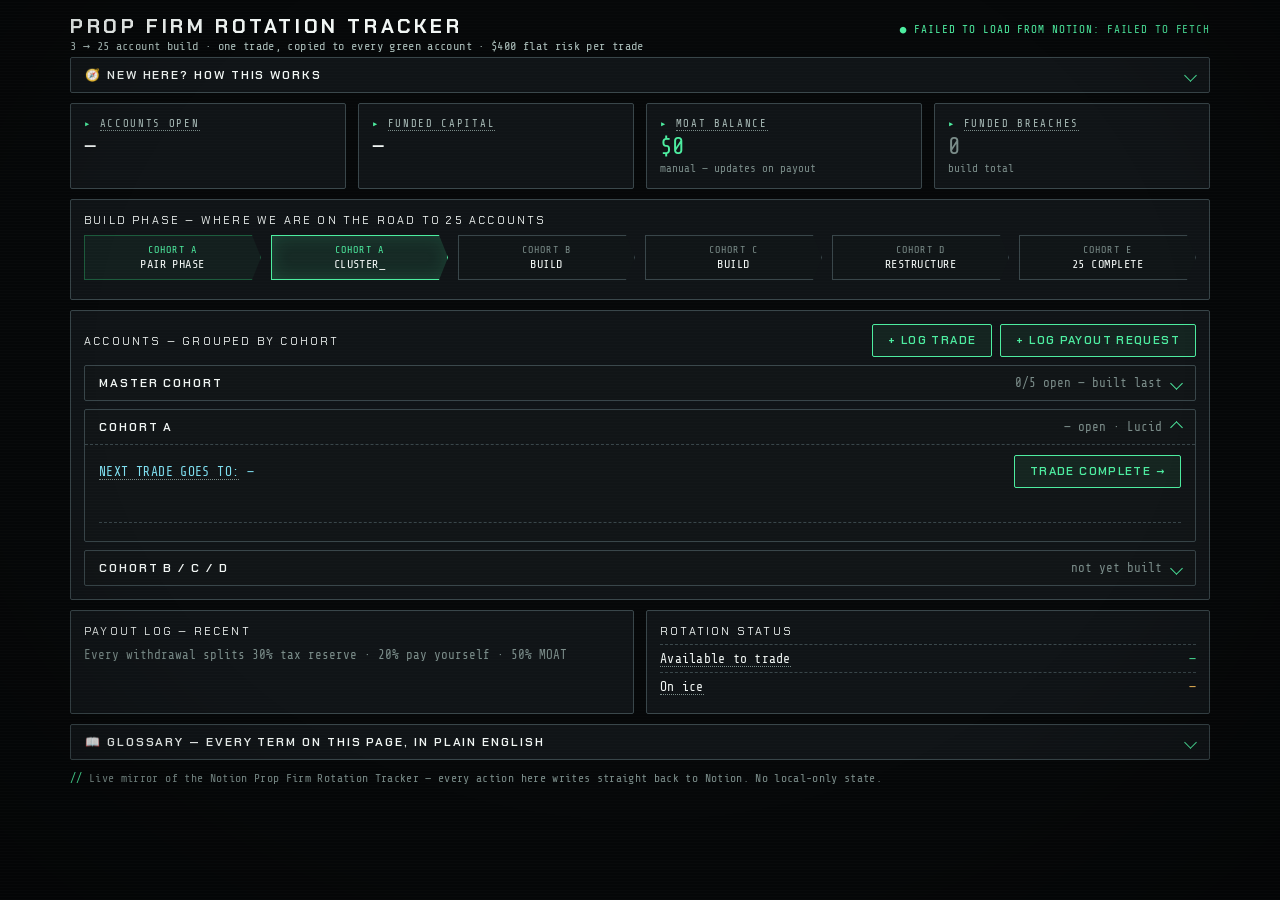
<file: prop-tracker.html>
<!doctype html>
<html lang="en"><head>
<meta charset="utf-8">
<meta name="viewport" content="width=device-width,initial-scale=1">
<title>Prop Firm Rotation Tracker</title>
<link rel="stylesheet" href="hud.css">
</head><body>
<div class="wrap">
  <div class="hd">
    <div><h1>PROP FIRM ROTATION TRACKER</h1><div class="sub">3 → 25 account build · one trade, copied to every green account · $400 flat risk per trade</div></div>
    <div class="mini" id="dataStamp">loading…</div>
  </div>

  <details class="fold" style="margin-bottom:16px">
    <summary><span class="name">🧭 New here? How this works</span><span class="chev"></span></summary>
    <div class="fold-body guide">
      <b>The idea:</b> prop firms give you their money to trade once you pass their test. We run many of these accounts at once and place the <b>same trade on all of them simultaneously</b> (copy trading) — same risk, multiplied payouts. This page is a live mirror of the Notion Prop Firm Rotation Tracker — every button here writes straight back to Notion.
      <ol>
        <li><b>Take a trade →</b> the cards highlighted green are the accounts your next trade gets copied to. When the trade closes, hit <b>+ Log trade</b> to record each account's $ result, then <b>Trade complete</b> to rotate to the next cluster.</li>
        <li><b>Each card is one account.</b> The colored bar shows where its balance sits between its floor (lose past this = account terminated) and its next target. Green = safe, amber/red = getting close to the target end.</li>
        <li><b>Passing the test:</b> accounts in <i>Challenge/Verification</i> show a blue profit-target bar. When it fills, a button appears — click it once the firm confirms, and the card flips to <i>Funded</i>.</li>
        <li><b>Getting paid:</b> hit <b>+ Log payout request</b> when you withdraw. The account freezes ("on ice") while the firm processes it — it skips its trading turns until the timer runs out or you hit <b>Thaw now</b> (if the money lands early).</li>
      </ol>
      Every unfamiliar word on this page is defined in the <b>Glossary</b> at the bottom.
    </div>
  </details>

  <div class="grid4">
    <div class="card stat"><div class="k"><span class="tip" title="How many prop accounts are currently open, out of the 25-account end goal">Accounts open</span></div><div class="v" id="kpiAccounts">—</div><div class="d" id="kpiAccountsSub"></div></div>
    <div class="card stat"><div class="k"><span class="tip" title="Combined size of accounts that have passed their test — real buying power, out of the $1.5M end goal">Funded capital</span></div><div class="v" id="kpiFunded">—</div><div class="d" id="kpiFundedSub"></div></div>
    <div class="card stat"><div class="k"><span class="tip" title="War chest built from the 50% payout split — pays for new and replacement accounts. Updated manually when payouts land.">MOAT balance</span></div><div class="v pos" id="kpiMoat">$0</div><div class="d">manual — updates on payout</div></div>
    <div class="card stat"><div class="k"><span class="tip" title="Funded accounts lost to a drawdown breach over the whole build — each one gets replaced from the MOAT">Funded breaches</span></div><div class="v mut" id="kpiBreaches">0</div><div class="d">build total</div></div>
  </div>

  <div class="card" style="margin-bottom:16px">
    <div class="lbl">Build phase — where we are on the road to 25 accounts</div>
    <div class="stepper">
      <div class="step done"><div class="sn">Cohort A</div><div class="sp">Pair phase</div></div>
      <div class="connector"></div>
      <div class="step active"><div class="sn">Cohort A</div><div class="sp">Cluster</div></div>
      <div class="connector"></div>
      <div class="step"><div class="sn">Cohort B</div><div class="sp">Build</div></div>
      <div class="connector"></div>
      <div class="step"><div class="sn">Cohort C</div><div class="sp">Build</div></div>
      <div class="connector"></div>
      <div class="step"><div class="sn">Cohort D</div><div class="sp">Restructure</div></div>
      <div class="connector"></div>
      <div class="step"><div class="sn">Cohort E</div><div class="sp">25 complete</div></div>
    </div>
    <div class="mini" style="margin-top:6px" id="phaseNote"></div>
  </div>

  <div class="card" style="margin-bottom:16px">
    <div class="roster-hd">
      <div class="lbl" style="margin-bottom:0">Accounts — grouped by cohort</div>
      <div class="btnrow">
        <button class="tcbtn" id="openTradeModal">+ Log trade</button>
        <button class="tcbtn" id="openPayoutModal">+ Log payout request</button>
      </div>
    </div>
    <div style="display:flex;flex-direction:column;gap:8px">

    <details class="fold">
      <summary><span class="name">MASTER COHORT</span><span style="display:flex;align-items:center"><span class="mini">0/5 open — built last</span><span class="chev"></span></span></summary>
      <div class="fold-body">
        <div class="mini">The final restructure folds the best accounts into this 5×100k group that fires on every single trade. Nothing to show yet.</div>
      </div>
    </details>

    <details class="fold" open>
      <summary><span class="name">COHORT A</span><span style="display:flex;align-items:center"><span class="mini" id="cohortACount">— open · Lucid</span><span class="chev"></span></span></summary>
      <div class="fold-body">
        <div class="rot-row">
          <span class="grp"><span class="tip" title="These accounts have Now Trading checked in Notion right now">Next trade goes to:</span> <span id="upGroupLabel">—</span></span>
          <button class="tcbtn" id="tradeCompleteBtn" title="Rotates Now Trading to the other cluster in Notion">Trade complete →</button>
        </div>
        <div class="hub" id="cohortA-grid"></div>
        <div class="ondeck" id="onDeck"></div>
      </div>
    </details>

    <details class="fold">
      <summary><span class="name">COHORT B / C / D</span><span style="display:flex;align-items:center"><span class="mini">not yet built</span><span class="chev"></span></span></summary>
      <div class="fold-body">
        <div class="mini">Each is 5 Apex accounts (1×100k master + 4×50k subs), bought with MOAT money once Cohort A finishes its build. Cards will appear here automatically as they're added in Notion.</div>
      </div>
    </details>

    </div>
  </div>

  <div class="grid2">
    <div class="card">
      <div class="lbl">Payout log — recent</div>
      <div id="payoutLogRows"></div>
      <div class="mini" style="margin-top:10px">Every withdrawal splits 30% tax reserve · 20% pay yourself · 50% MOAT</div>
    </div>
    <div class="card">
      <div class="lbl">Rotation status</div>
      <div class="rowline"><span><span class="tip" title="Accounts eligible to receive the next copied trade">Available to trade</span></span><span class="pos" id="statNowTrading">—</span></div>
      <div class="rowline"><span><span class="tip" title="Frozen while a payout processes — they skip their trading turns">On ice</span></span><span class="warn" id="statOnIce">—</span></div>
    </div>
  </div>

  <details class="fold" style="margin-bottom:16px">
    <summary><span class="name">📖 Glossary — every term on this page, in plain English</span><span class="chev"></span></summary>
    <div class="fold-body">
      <dl class="gloss">
        <dt>Prop firm</dt><dd>A company that lets you trade their money after you pass their test. You keep most of the profit; they eat the losses. You pay a monthly fee per test attempt.</dd>
        <dt>Copy trading</dt><dd>You place one trade; software instantly mirrors it on every other selected account. One decision, many accounts.</dd>
        <dt>Challenge / Eval</dt><dd>The test phase. Reach the profit target without ever breaking the drawdown rule and the account becomes funded.</dd>
        <dt>Funded / Active</dt><dd>Passed the test. Now trading the firm's real capital and eligible to withdraw profits (payouts).</dd>
        <dt>Profit target (PT)</dt><dd>The profit you must reach to pass the test — $3,000 on a 50k account, $6,000 on a 100k.</dd>
        <dt>Drawdown (MDD)</dt><dd>The maximum you're allowed to lose, measured from your highest point. Cross it and the account is terminated. $2,000 on a 50k, $3,000 on a 100k.</dd>
        <dt>Peak / HWM</dt><dd>High-water mark — the best balance the account ever hit. The drawdown limit trails behind it.</dd>
        <dt>Floor</dt><dd>The balance you must stay above. Starts trailing your peak; once you build enough buffer (the safety net), it locks permanently just above your starting size — after that, profit is pure cushion.</dd>
        <dt>On ice</dt><dd>Our term for the freeze after requesting a payout — the firm takes ~48h (Lucid) or ~5 days (Apex) to process, and the account sits out of the trade rotation until the money clears.</dd>
        <dt>Consistency rule</dt><dd>A one-time gate checked at the moment you pass your eval — no single day can account for more than 50% of your total profit. Same 50% rule for both Apex and Lucid. Once you're funded it's behind you; it doesn't keep getting checked.</dd>
        <dt>Cohort / MA / sA1</dt><dd>Naming for the 25-account build. Each cohort = 1 master (MA, MB…) + 4 subs (sA1–sA4…). The Master Cohort is the final elite group assembled at the end.</dd>
        <dt>MOAT</dt><dd>The war chest. Half of every payout goes here; it buys new accounts, and instantly replaces any funded account lost to a breach.</dd>
      </dl>
    </div>
  </details>

  <div class="foot" id="footNote">Live mirror of the Notion Prop Firm Rotation Tracker — every action here writes straight back to Notion. No local-only state.</div>
</div>

<div class="modal-backdrop" id="payoutModalBackdrop">
  <div class="modal">
    <h2>Log payout request</h2>
    <label>Account</label>
    <select id="payoutAccount"></select>
    <label>Date</label>
    <input type="date" id="payoutDate">
    <label>Max payout cap $ (firm's cap for this account size)</label>
    <input type="number" id="payoutCap" placeholder="2000">
    <label>Payout type</label>
    <select id="payoutType">
      <option value="Standard">Standard</option>
      <option value="Bootstrap Trio (75% hurdle)">Bootstrap Trio (75% hurdle)</option>
    </select>
    <label>Edge state</label>
    <select id="payoutEdge">
      <option value="Conservative (0.4R) - 75%">Conservative (0.4R) - 75%</option>
      <option value="Proven (0.6R) - 100%">Proven (0.6R) - 100%</option>
    </select>
    <label>Notes</label>
    <textarea id="payoutNotes" rows="2"></textarea>
    <div class="mini" id="payoutIceNote" style="margin-top:10px"></div>
    <div class="err" id="payoutErr" style="display:none"></div>
    <div class="modal-actions">
      <button class="btn-ghost" id="payoutCancel">Cancel</button>
      <button class="tcbtn" id="payoutSubmit">Log & start ice →</button>
    </div>
  </div>
</div>

<div class="modal-backdrop" id="tradeModalBackdrop">
  <div class="modal">
    <h2>Log trade</h2>
    <div class="mini">One row per account. Leave an amount blank to skip that account for this trade.</div>
    <label>Date</label>
    <input type="date" id="tradeDate">
    <div id="tradeEntries"></div>
    <label>Notes</label>
    <textarea id="tradeNotes" rows="2" placeholder="Setup, symbol, anything worth remembering"></textarea>
    <div class="err" id="tradeErr" style="display:none"></div>
    <div class="modal-actions">
      <button class="btn-ghost" id="tradeCancel">Cancel</button>
      <button class="tcbtn" id="tradeSubmit">Log trade →</button>
    </div>
  </div>
</div>

<div class="modal-backdrop" id="tokenModalBackdrop">
  <div class="modal">
    <h2>Write token required</h2>
    <div class="mini">This dashboard is embedded in a sandboxed frame (Notion), so native browser prompts don't work — enter the write token here instead. It's kept in this browser's local storage only, never sent anywhere but this worker.</div>
    <label>Token</label>
    <input type="password" id="tokenInput" autocomplete="off">
    <div class="err" id="tokenErr" style="display:none"></div>
    <div class="modal-actions">
      <button class="btn-ghost" id="tokenCancel">Cancel</button>
      <button class="tcbtn" id="tokenSubmit">Save →</button>
    </div>
  </div>
</div>
<div id="toast" style="position:fixed;bottom:16px;left:50%;transform:translateX(-50%);background:#221414;border:1px solid #7f1d1d;color:#f87171;padding:10px 16px;border-radius:8px;font-size:13px;display:none;z-index:60;max-width:90vw"></div>

<script>
// Live Notion-backed dashboard. Reads GET ?view=prop; every mutating button POSTs an
// action to the same worker, which writes straight to Notion. Nothing here is local-only —
// on reload, everything comes back from Notion, which is the single source of truth.
const WORKER_URL = 'https://vcl-clarity-scoreboard.potus-eth.workers.dev/';
// Write actions are gated by a shared secret. This file lives in a PUBLIC repo, so the token
// is never hardcoded here — it's entered once and kept in this browser's localStorage only.
// Rotate via `wrangler secret put WRITE_TOKEN` if it ever needs to change.
const WRITE_TOKEN_KEY = 'propTrackerWriteToken';

// Notion's <embed> block renders in a sandboxed iframe, which silently blocks native
// window.prompt()/alert()/confirm() — they just do nothing, no error. So token entry and
// error display both use in-page UI instead of browser dialogs.
function showToast(msg){
  const el = document.getElementById('toast');
  el.textContent = msg;
  el.style.display = 'block';
  clearTimeout(showToast._t);
  showToast._t = setTimeout(()=>{ el.style.display='none'; }, 6000);
}

const tokenBackdrop = document.getElementById('tokenModalBackdrop');
let _tokenResolve = null;
function promptForToken(){
  return new Promise(resolve => {
    _tokenResolve = resolve;
    document.getElementById('tokenInput').value = '';
    document.getElementById('tokenErr').style.display = 'none';
    tokenBackdrop.classList.add('open');
    document.getElementById('tokenInput').focus();
  });
}
document.getElementById('tokenSubmit').onclick = () => {
  const v = document.getElementById('tokenInput').value.trim();
  if(!v){ document.getElementById('tokenErr').textContent = 'Enter a token, or Cancel.'; document.getElementById('tokenErr').style.display='block'; return; }
  localStorage.setItem(WRITE_TOKEN_KEY, v);
  tokenBackdrop.classList.remove('open');
  if(_tokenResolve) _tokenResolve(v);
};
document.getElementById('tokenCancel').onclick = () => {
  tokenBackdrop.classList.remove('open');
  if(_tokenResolve) _tokenResolve(null);
};
tokenBackdrop.onclick = (e) => { if(e.target===tokenBackdrop){ tokenBackdrop.classList.remove('open'); if(_tokenResolve) _tokenResolve(null); } };

async function getWriteToken(){
  const stored = localStorage.getItem(WRITE_TOKEN_KEY);
  if(stored) return stored;
  return promptForToken();
}

const FIRM_RULES = {
  Apex: {
    50000:  { eval:{pt:3000, mdd:2000, ddd:1000, consistency:0.5},
              funded:{mdd:2000, safetyNet:52100, lockedFloor:50100, minPayoutBalance:52600, minPayoutDays:5, minDailyProfit:250} },
    100000: { eval:{pt:6000, mdd:3000, ddd:1500, consistency:0.5},
              funded:{mdd:3000, safetyNet:103100, lockedFloor:100100, minPayoutBalance:103600, minPayoutDays:5, minDailyProfit:300} },
  },
  Lucid: {
    50000:  { eval:{pt:3000, mdd:2000, ddd:null, consistency:0.5},
              funded:{mdd:2000, safetyNet:52100, lockedFloor:50100, minPayoutBalance:null, minPayoutDays:5, minDailyProfit:150} },
    100000: { eval:{pt:6000, mdd:3000, ddd:null, consistency:0.5},
              funded:{mdd:3000, safetyNet:103100, lockedFloor:100100, minPayoutBalance:null, minPayoutDays:5, minDailyProfit:200} },
  },
};
const FIRM_ICE_HOURS = { Lucid: 48, Apex: 120 };
const FIRM_KEY = f => (f && f.toLowerCase().includes('apex')) ? 'Apex' : 'Lucid';

// Cluster definitions — matched against Notion's Now Trading checkbox to figure out which
// cluster is currently active, and which one "Trade complete" should switch to.
const ROTATION_GROUPS = [
  {label:'Cluster 1 — MA + sA1 + sA3', slots:['MA','sA1','sA3']},
  {label:'Cluster 2 — MA + sA2 + sA4', slots:['MA','sA2','sA4']},
];

let ACCOUNTS = [];
let TRADES = [];
let PAYOUTS = [];
let HQ_DATA = {};

function firmSize(a){ return (FIRM_RULES[FIRM_KEY(a.firm)] && FIRM_RULES[FIRM_KEY(a.firm)][a.size]) || {eval:{}, funded:{}}; }
function getEvalRules(a){ return firmSize(a).eval || {}; }
function getFundedRules(a){ return firmSize(a).funded || {}; }
function profitSoFar(a){ return a.balance - a.size; }
function isPtHit(a){ const r=getEvalRules(a); return r.pt!=null && profitSoFar(a) >= r.pt; }
function nextStatus(s){ return (s==='Challenge'||s==='Verification') ? 'Funded' : s; }
function pillClass(s){ return {Challenge:'pill-challenge',Verification:'pill-verification',Funded:'pill-funded',Breached:'pill-breached',Closed:'pill-closed'}[s] || 'pill-challenge'; }
function money(n){ return n==null ? '—' : '$'+Math.round(n).toLocaleString('en-US'); }
function pct1(x){ return (x*100).toFixed(1)+'%'; }
function todayISO(){ return new Date().toISOString().slice(0,10); }

// Short slot code (MA/sA1..sA4) parsed from the account's short name prefix in its Notion
// title, e.g. "sA1 (Cohort A Sub 1)" → "sA1". Used to match ROTATION_GROUPS + hub CSS areas.
function slotCode(a){ const m = (a.name||'').match(/^(MA|sA[1-4])/); return m ? m[1] : a.name; }
function hubArea(code){ return code==='MA' ? 'ma' : ('s'+code.slice(2)); }

function formatCountdown(ms){
  if(ms<=0) return 'clears any moment';
  const h = Math.floor(ms/3600000), d = Math.floor(h/24), hh = h%24, mm = Math.floor((ms%3600000)/60000);
  if(d>0) return `${d}d ${hh}h left`;
  if(h>0) return `${h}h ${mm}m left`;
  return `${mm}m left`;
}

// Qualifying-payout-day count, derived client-side from the full trade log (already fetched)
// rather than a stored field — a day counts if that account's total P&L that day cleared the
// firm's min-daily-profit threshold for its funded tier.
function qualifyingDays(a){
  const r = getFundedRules(a);
  if(a.status!=='Funded' || r.minDailyProfit==null) return null;
  const byDay = {};
  TRADES.filter(t=>t.accountId===a.id).forEach(t=>{ byDay[t.date] = (byDay[t.date]||0) + (t.pnl||0); });
  return Object.values(byDay).filter(v=>v>=r.minDailyProfit).length;
}

async function apiGet(){
  const res = await fetch(`${WORKER_URL}?view=prop&t=${Date.now()}`, { cache:'no-store' });
  if(!res.ok) throw new Error(`HTTP ${res.status}`);
  return res.json();
}
async function apiPost(action, body){
  const token = await getWriteToken();
  if(!token) throw new Error('No write token entered — action cancelled.');
  const res = await fetch(WORKER_URL, {
    method:'POST', headers:{'Content-Type':'application/json'},
    body: JSON.stringify({ token, action, ...body }),
  });
  const j = await res.json();
  if(!res.ok || j.error){
    if(res.status===401) localStorage.removeItem(WRITE_TOKEN_KEY); // bad token — clear so next action re-prompts
    throw new Error(j.error || `HTTP ${res.status}`);
  }
  return j;
}

// The bar mirrors the firm's own dashboard: floor -> current balance -> target, in dollars.
function rangeBarHTML(a){
  const evalPhase = a.status==='Challenge' || a.status==='Verification';
  let floor, floorLabel, target, targetLabel;
  if(evalPhase){
    const r = getEvalRules(a);
    if(r.mdd!=null){ floor = a.peak - r.mdd; floorLabel = 'Floor (trailing)'; }
    if(r.pt!=null){ target = a.size + r.pt; targetLabel = 'Pass target'; }
  } else if(a.status==='Funded'){
    const r = getFundedRules(a);
    const evalPt = getEvalRules(a).pt;
    if(r.mdd!=null){
      const locked = r.safetyNet!=null && a.peak >= r.safetyNet;
      floor = locked ? r.lockedFloor : (a.peak - r.mdd);
      floorLabel = locked ? 'Floor (locked)' : 'Floor (trailing)';
    }
    if(evalPt!=null){ target = a.size + evalPt + 1; targetLabel = 'Target'; }
  }
  if(floor==null) return '';
  if(target==null || target<=floor) return `<div class="range-note">Floor ${money(floor)} — target unconfirmed</div>`;
  const fillPct = Math.max(0, Math.min(100, (a.balance-floor)/(target-floor)*100));
  const fillClass = fillPct>=90?'high':(fillPct>=60?'mid':'');
  return `<div class="range-bar">
    <div class="range-track"><div class="range-fill ${fillClass}" style="width:${fillPct}%"></div></div>
    <div class="range-labels"><span>${floorLabel} ${money(floor)}</span><span>${targetLabel} ${money(target)}</span></div>
    <div class="range-labels"><span>+${money(Math.max(0,a.balance-floor))} above floor</span><span>${money(Math.max(0,target-a.balance))} to go</span></div>
  </div>`;
}

function metaRowHTML(a){
  const evalPhase = a.status==='Challenge' || a.status==='Verification';
  const rules = evalPhase ? getEvalRules(a) : getFundedRules(a);
  const limit = rules.consistency;
  let consHTML = '<span class="mut">consistency —</span>';
  if(limit==null && !evalPhase){
    consHTML = a.consistency!=null
      ? `<span class="mut" title="Biggest single day as % of total profit — informational only, the consistency gate only applies before funding">consistency ${pct1(a.consistency)} <span style="font-style:italic">(no rule applies)</span></span>`
      : '<span class="mut" title="No consistency rule applies to this account once funded">no consistency rule</span>';
  } else if(a.consistency!=null){
    const negative = a.consistency < 0;
    const cls = negative ? 'mut' : (limit!=null ? (a.consistency>limit?'neg':(a.consistency>limit-0.05?'warn':'pos')) : '');
    const note = negative ? ' <span style="font-style:italic">(account currently net negative — ratio not meaningful)</span>' : '';
    consHTML = `<span class="${cls}" title="Biggest single day as % of total profit — must stay under ${limit!=null?Math.round(limit*100)+'%':'the firm limit'} to pass eval→funded">consistency <b>${pct1(a.consistency)}</b>${limit!=null&&!negative?` / ${Math.round(limit*100)}%`:''}${note}</span>`;
  }
  const days = a.tradingDays!=null ? `<b>${a.tradingDays}</b> trading days` : '<span class="mut">days —</span>';
  return `<div class="meta-row"><span>${days}</span>${consHTML}</div>`;
}

function ptBlockHTML(a){
  const r = getEvalRules(a);
  if(a.status!=='Challenge' && a.status!=='Verification') return '';
  if(r.pt == null) return `<div class="pt-block"><div class="pt-note">Profit target unconfirmed for ${a.firm}</div></div>`;
  const hit = isPtHit(a);
  const pctv = Math.min(100, Math.max(0, Math.round(profitSoFar(a)/r.pt*100)));
  const notes = [];
  if(r.ddd!=null) notes.push(`daily loss limit ${money(r.ddd)}`);
  return `<div class="pt-block">
    <div class="pt-label"><span>Profit target — pass the test at</span><span>${money(profitSoFar(a))} of ${money(r.pt)}</span></div>
    <div class="pt-bar"><div class="pt-fill${hit?' hit':''}" style="width:${pctv}%"></div></div>
    ${notes.length?`<div class="pt-note">${notes.join(' · ')}</div>`:''}
    ${hit?`<button class="advbtn" data-advance="${a.id}" title="Click once the firm confirms the pass">Target hit — mark as Funded →</button>`:''}
  </div>`;
}

function fundedBlockHTML(a){
  const r = getFundedRules(a);
  if(a.status!=='Funded' || r.safetyNet==null) return '';
  const netCleared = a.peak >= r.safetyNet;
  const lines = [];
  lines.push(`Safety net <b>${money(r.safetyNet)}</b> (peak)${netCleared?` <span class="ok">— cleared, floor locked at ${money(r.lockedFloor)}</span>`:` — your peak needs +${money(r.safetyNet-a.peak)} more to lock the floor at ${money(r.lockedFloor)}`}`);
  if(r.minPayoutBalance!=null){
    const ok = a.balance >= r.minPayoutBalance;
    lines.push(`Payout unlocks at <b>${money(r.minPayoutBalance)}</b>${ok?' <span class="ok">— unlocked</span>':''}`);
  }
  if(r.minPayoutDays!=null && r.minDailyProfit!=null){
    const met = qualifyingDays(a);
    const dayNote = met!=null ? `<b>${met}/${r.minPayoutDays}</b> met` : `<span class="mut">no trades logged yet</span>`;
    lines.push(`Plus ${r.minPayoutDays} trading days of ≥ ${money(r.minDailyProfit)} each — ${dayNote}`);
  }
  return `<div class="pt-block funded-note">${lines.join('<br>')}</div>`;
}

function accountCardHTML(a){
  const iced = a.onIce;
  return `<div class="acct${iced?' iced':''}" data-acct="${a.id}" data-slot="${hubArea(slotCode(a))}">
    <div class="an">${slotCode(a)} <span class="pill ${pillClass(a.status)}">${a.status}</span></div>
    <div class="af">${a.firm} · ${a.role} · ${money(a.size)} account</div>
    ${a.platformId?`<div class="acct-id">${a.platformId}</div>`:''}
    <div class="acct-stats">
      <div><span class="k">Balance</span><span class="v">${money(a.balance)}</span></div>
      <div><span class="k" title="High-water mark — best balance ever reached">Peak</span><span class="v">${money(a.peak)}</span></div>
    </div>
    ${rangeBarHTML(a)}
    ${metaRowHTML(a)}
    <div class="flags">
      ${iced?`<span class="flag flag-ice" title="Payout processing — skips its trading turns until this clears">On ice · ${formatCountdown(new Date(a.pendingPayoutUntil).getTime()-Date.now())}</span><button class="thawbtn" data-thaw="${a.id}" title="Un-freeze early — use when the payout lands before the timer">Thaw now</button>`:''}
      ${!iced?'<span class="flag flag-live">Live</span>':''}
      ${a.nowTrading && !iced ? '<span class="flag flag-trading">Takes next trade</span>' : ''}
    </div>
    ${ptBlockHTML(a)}
    ${fundedBlockHTML(a)}
  </div>`;
}

function renderKPIs(){
  const masters = ACCOUNTS.filter(a=>a.role==='Master').length;
  const funded = ACCOUNTS.filter(a=>a.status==='Funded');
  const fundedCap = funded.reduce((s,a)=>s+a.size,0);
  document.getElementById('kpiAccounts').innerHTML = `${ACCOUNTS.length}<span class="mut" style="font-size:14px"> / 25</span>`;
  document.getElementById('kpiAccountsSub').textContent = `${masters} master, ${ACCOUNTS.length-masters} sub`;
  document.getElementById('kpiFunded').innerHTML = `${fundedCap>=1000?'$'+(fundedCap/1000)+'k':'$0'}<span class="mut" style="font-size:14px"> / $1.5M</span>`;
  document.getElementById('kpiFundedSub').textContent = `${funded.length} account${funded.length===1?'':'s'} funded`;

  // MOAT — prefer Portfolio HQ manual value when available
  const moatEl = document.getElementById('kpiMoat');
  const moatVal = HQ_DATA.moatManual ?? null;
  if (moatVal !== null) {
    const neg = moatVal < 0;
    moatEl.textContent = (neg ? '−$' : '$') + Math.abs(moatVal).toLocaleString();
    moatEl.className = `v ${neg ? 'neg' : 'pos'}`;
  } else {
    moatEl.textContent = '$0';
    moatEl.className = 'v pos';
  }

  // Funded breaches — prefer Portfolio HQ value when available
  const breachVal = HQ_DATA.fundedBreaches ?? null;
  document.getElementById('kpiBreaches').textContent = breachVal !== null ? breachVal : 0;

  document.getElementById('cohortACount').textContent = `${ACCOUNTS.length}/5 open · Lucid`;
  document.getElementById('phaseNote').innerHTML = ACCOUNTS.length>=5
    ? `Now: all 5 Cohort A slots open, cluster phase confirmed — MA fires with sA1+sA3 on one turn, then MA with the two Cluster-2 subs on the next, alternating.`
    : `Now: ${ACCOUNTS.length} accounts open. The master (MA) trades every turn; the sub(s) rotate in.`;
}

function renderRoster(){
  const cohortA = ACCOUNTS.filter(a=>a.cohort==='Cohort A');
  document.getElementById('cohortA-grid').innerHTML = cohortA.map(accountCardHTML).join('');
  document.querySelectorAll('.thawbtn').forEach(btn=>{
    btn.onclick = async () => {
      btn.disabled = true;
      try{ await apiPost('thaw', { accountId: btn.dataset.thaw }); await refresh(); }
      catch(e){ showToast('Thaw failed: '+e.message); btn.disabled=false; }
    };
  });
  document.querySelectorAll('[data-advance]').forEach(btn=>{
    btn.onclick = async () => {
      const a = ACCOUNTS.find(x=>x.id===btn.dataset.advance);
      if(!a) return;
      btn.disabled = true;
      try{ await apiPost('set-status', { accountId:a.id, status: nextStatus(a.status) }); await refresh(); }
      catch(e){ showToast('Status update failed: '+e.message); btn.disabled=false; }
    };
  });
}

function activeClusterIndex(){
  const cohortA = ACCOUNTS.filter(a=>a.cohort==='Cohort A');
  for(let i=0;i<ROTATION_GROUPS.length;i++){
    const g = ROTATION_GROUPS[i];
    const active = cohortA.filter(a=>g.slots.includes(slotCode(a)));
    if(active.length && active.every(a=>a.nowTrading)) return i;
  }
  return 0; // fall back to cluster 1 if Notion state doesn't cleanly match either cluster
}

function renderRotation(){
  const idx = activeClusterIndex();
  const cur = ROTATION_GROUPS[idx];
  const next = ROTATION_GROUPS[(idx+1)%ROTATION_GROUPS.length];
  document.getElementById('upGroupLabel').textContent = cur.label;
  document.querySelectorAll('.acct[data-acct]').forEach(el=>{
    const a = ACCOUNTS.find(x=>x.id===el.dataset.acct);
    const isActive = a && cur.slots.includes(slotCode(a)) && !a.onIce;
    el.classList.toggle('active-trade', isActive);
  });
  document.getElementById('onDeck').innerHTML = `After that: <b>${next.label}</b>`;
}

function renderIceStatus(){
  const iced = ACCOUNTS.filter(a=>a.onIce).length;
  const trading = ACCOUNTS.length - iced;
  document.getElementById('statNowTrading').textContent = `${trading} account${trading===1?'':'s'}`;
  document.getElementById('statOnIce').textContent = `${iced} account${iced===1?'':'s'}`;
}

function renderPayoutLog(){
  const el = document.getElementById('payoutLogRows');
  if(!PAYOUTS.length){ el.innerHTML = `<div class="rowline"><span class="mut">No payouts logged yet</span><span class="mut">—</span></div>`; return; }
  el.innerHTML = PAYOUTS.slice(0,8).map(p=>`<div class="rowline"><span><span class="pill pill-funded">${p.accountName||p.accountId}</span></span><span>${money(p.amount)} · ${p.date}</span></div>`).join('');
}

function renderStamp(generatedAt){
  document.getElementById('dataStamp').textContent = generatedAt ? `synced from Notion · ${new Date(generatedAt).toLocaleTimeString()}` : '';
}

function renderAll(generatedAt){
  renderKPIs();
  renderRoster();
  renderRotation();
  renderIceStatus();
  renderPayoutLog();
  renderStamp(generatedAt);
}

async function refresh(){
  const data = await apiGet();
  ACCOUNTS = data.accounts || [];
  TRADES = data.trades || [];
  PAYOUTS = data.payouts || [];
  HQ_DATA = data.hq || {};
  renderAll(data.generatedAt);
}

document.getElementById('tradeCompleteBtn').onclick = async (e) => {
  const btn = e.currentTarget;
  btn.disabled = true;
  try{
    const idx = activeClusterIndex();
    const next = ROTATION_GROUPS[(idx+1)%ROTATION_GROUPS.length];
    const cohortA = ACCOUNTS.filter(a=>a.cohort==='Cohort A');
    const activeIds = cohortA.filter(a=>next.slots.includes(slotCode(a))).map(a=>a.id);
    const allIds = cohortA.map(a=>a.id);
    await apiPost('set-rotation', { activeAccountIds: activeIds, allAccountIds: allIds });
    await refresh();
  }catch(e){ showToast('Rotation update failed: '+e.message); }
  btn.disabled = false;
};

// ── Payout modal ──────────────────────────────────────────────────────
const payoutBackdrop = document.getElementById('payoutModalBackdrop');
const payoutAcctSelect = document.getElementById('payoutAccount');
function openPayoutModal(){
  payoutAcctSelect.innerHTML = ACCOUNTS.map(a=>`<option value="${a.id}">${slotCode(a)} — ${a.firm} — ${a.status}</option>`).join('');
  document.getElementById('payoutDate').value = todayISO();
  document.getElementById('payoutCap').value = '';
  document.getElementById('payoutNotes').value = '';
  document.getElementById('payoutErr').style.display = 'none';
  updatePayoutIceNote();
  payoutBackdrop.classList.add('open');
}
function closePayoutModal(){ payoutBackdrop.classList.remove('open'); }
function updatePayoutIceNote(){
  const a = ACCOUNTS.find(x=>x.id===payoutAcctSelect.value);
  const hrs = a ? (FIRM_ICE_HOURS[FIRM_KEY(a.firm)]||48) : 48;
  document.getElementById('payoutIceNote').textContent = `Logging this freezes ${a?slotCode(a):'the account'} for ~${hrs}h (${a?a.firm:''}'s processing window). It skips its trading turns until then — or until you hit Thaw now.`;
  const r = a ? getFundedRules(a) : {};
  if(a && r.minPayoutBalance!=null) document.getElementById('payoutCap').placeholder = String(2000);
}
document.getElementById('openPayoutModal').onclick = openPayoutModal;
document.getElementById('payoutCancel').onclick = closePayoutModal;
payoutAcctSelect.onchange = updatePayoutIceNote;
document.getElementById('payoutSubmit').onclick = async () => {
  const a = ACCOUNTS.find(x=>x.id===payoutAcctSelect.value);
  const cap = parseFloat(document.getElementById('payoutCap').value);
  const errEl = document.getElementById('payoutErr');
  if(!a || !cap || cap<=0){ errEl.textContent = 'Pick an account and enter a max payout cap.'; errEl.style.display='block'; return; }
  const btn = document.getElementById('payoutSubmit');
  btn.disabled = true;
  try{
    await apiPost('log-payout', {
      accountId: a.id, accountName: slotCode(a), firm: FIRM_KEY(a.firm),
      date: document.getElementById('payoutDate').value || todayISO(),
      maxPayoutCap: cap,
      payoutType: document.getElementById('payoutType').value,
      edgeState: document.getElementById('payoutEdge').value,
      notes: document.getElementById('payoutNotes').value,
    });
    await refresh();
    closePayoutModal();
  }catch(e){ errEl.textContent = 'Failed: '+e.message; errEl.style.display='block'; }
  btn.disabled = false;
};
payoutBackdrop.onclick = (e) => { if(e.target===payoutBackdrop) closePayoutModal(); };

// ── Trade modal ───────────────────────────────────────────────────────
const tradeBackdrop = document.getElementById('tradeModalBackdrop');
function openTradeModal(){
  document.getElementById('tradeDate').value = todayISO();
  document.getElementById('tradeNotes').value = '';
  document.getElementById('tradeErr').style.display = 'none';
  const idx = activeClusterIndex();
  const activeSlots = new Set(ROTATION_GROUPS[idx].slots);
  const cohortA = ACCOUNTS.filter(a=>a.cohort==='Cohort A');
  document.getElementById('tradeEntries').innerHTML = cohortA.map(a => `
    <div class="trade-entry-row">
      <label for="pnl-${a.id}">${slotCode(a)} ${activeSlots.has(slotCode(a))?'':'<span class="mut">(not in current cluster)</span>'}</label>
      <input type="number" step="0.01" id="pnl-${a.id}" data-acct="${a.id}" placeholder="$ P&amp;L" ${activeSlots.has(slotCode(a))?'':'value=""'}>
    </div>`).join('');
  tradeBackdrop.classList.add('open');
}
function closeTradeModal(){ tradeBackdrop.classList.remove('open'); }
document.getElementById('openTradeModal').onclick = openTradeModal;
document.getElementById('tradeCancel').onclick = closeTradeModal;
document.getElementById('tradeSubmit').onclick = async () => {
  const errEl = document.getElementById('tradeErr');
  const date = document.getElementById('tradeDate').value || todayISO();
  const inputs = Array.from(document.querySelectorAll('#tradeEntries input[data-acct]'));
  const entries = [];
  const accountSizes = {};
  for(const inp of inputs){
    const v = inp.value.trim();
    if(v==='') continue;
    const pnl = parseFloat(v);
    if(isNaN(pnl)){ errEl.textContent = 'One of the P&L amounts is not a number.'; errEl.style.display='block'; return; }
    entries.push({ accountId: inp.dataset.acct, pnl });
    const a = ACCOUNTS.find(x=>x.id===inp.dataset.acct);
    if(a) accountSizes[a.id] = a.size;
  }
  if(!entries.length){ errEl.textContent = 'Enter at least one account\'s $ P&L.'; errEl.style.display='block'; return; }
  const idx = activeClusterIndex();
  const tradeGroup = `${date} · ${ROTATION_GROUPS[idx].label}`;
  const btn = document.getElementById('tradeSubmit');
  btn.disabled = true;
  try{
    await apiPost('log-trade', { date, tradeGroup, notes: document.getElementById('tradeNotes').value, entries, accountSizes });
    await refresh();
    closeTradeModal();
  }catch(e){ errEl.textContent = 'Failed: '+e.message; errEl.style.display='block'; }
  btn.disabled = false;
};
tradeBackdrop.onclick = (e) => { if(e.target===tradeBackdrop) closeTradeModal(); };

refresh().catch(e => {
  document.getElementById('dataStamp').textContent = 'Failed to load from Notion: '+e.message;
});
setInterval(() => refresh().catch(()=>{}), 30000);
</script>
</body></html>
</file>
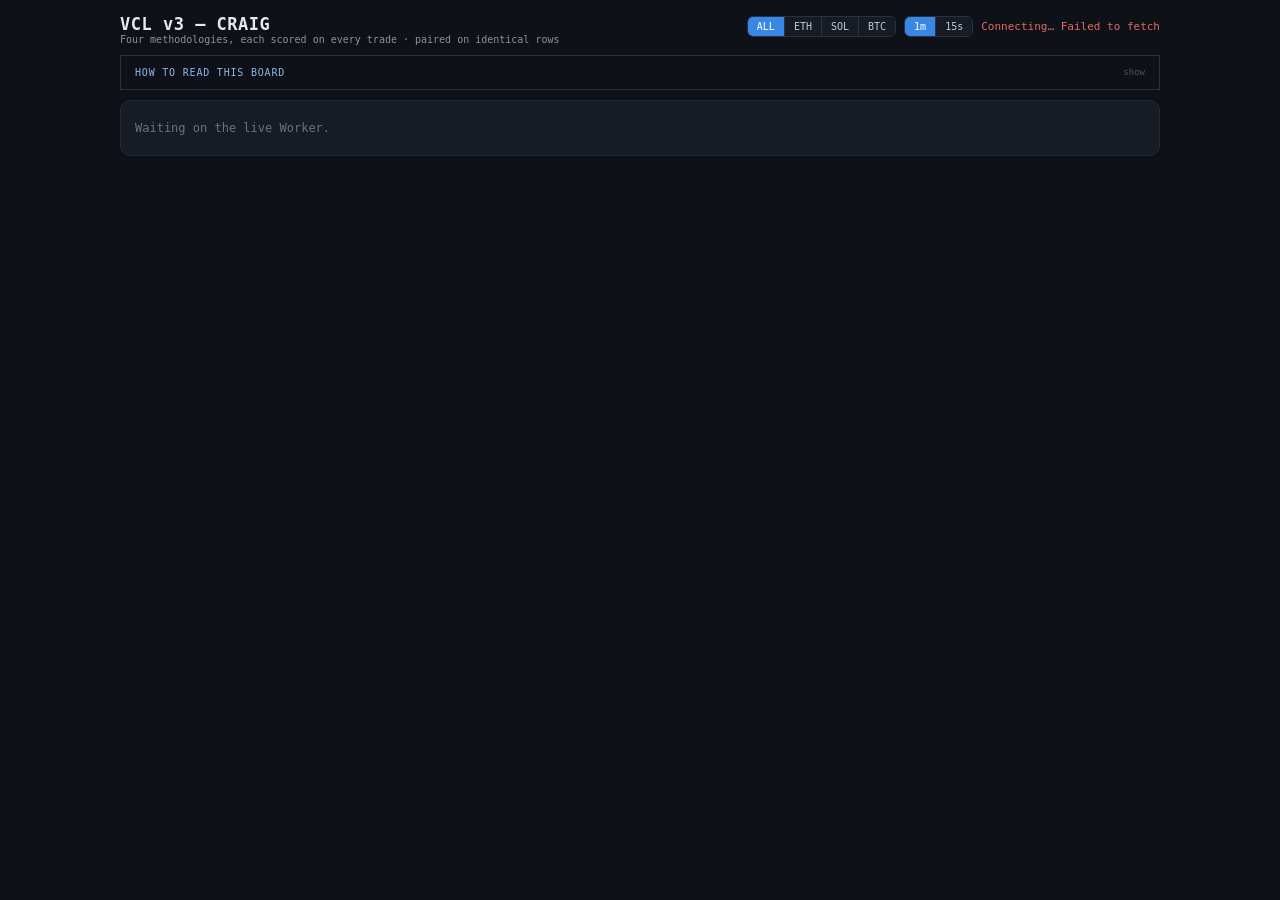
<file: v3-craig-b.html>
<!doctype html>
<html lang="en"><head>
<meta charset="utf-8">
<meta name="viewport" content="width=device-width,initial-scale=1">
<title>VCL v3 — Craig · four methodologies, paired</title>
<style>
*{box-sizing:border-box;margin:0;padding:0}
body{font-family:ui-monospace,'JetBrains Mono',SFMono-Regular,Menlo,monospace;background:#0e1117;color:#e6e8ec;padding:14px;font-size:13px}
.wrap{max-width:1040px;margin:0 auto}
.hd{display:flex;align-items:baseline;justify-content:space-between;flex-wrap:wrap;gap:8px;margin-bottom:10px}
.hd h1{font-size:17px;font-weight:700;letter-spacing:.5px}
.hd .sub{font-size:10px;color:#8b93a1}
.tg{display:inline-flex;border:1px solid #2a3140;border-radius:6px;overflow:hidden}
.tg button{border:0;background:#161b24;padding:4px 9px;font:inherit;font-size:10px;cursor:pointer;color:#c3c9d4;border-left:1px solid #2a3140}
.tg button:first-child{border-left:0}
.tg button.on{background:#3987e5;color:#fff}
.mini{font-size:10px;color:#8b93a1}
.err{color:#e66767;font-size:11px}

:root{
  --pos:#3987e5; --neg:#e66767; --closeable:#fab219; --sc:#9dc0f6;
  --zero:#383f4d; --card:#161b24; --border:#232a36; --ink:#e6e8ec; --mut:#8b93a1;
}
.card{background:var(--card);border:1px solid var(--border);border-radius:10px;padding:14px}
.lbl{font-size:9px;letter-spacing:1.1px;text-transform:uppercase;color:var(--mut);margin-bottom:7px}
.pos{color:var(--pos)}.neg{color:var(--neg)}.mut{color:var(--mut)}.na{color:#3d4553}
.cal{margin-top:4px}
.calfilters{display:flex;flex-direction:column;gap:7px;margin:8px 0 14px}
.cf{display:flex;align-items:center;gap:9px;flex-wrap:wrap}
.cflbl{font-size:9px;letter-spacing:1px;text-transform:uppercase;color:var(--mut);width:74px;flex:none}
.calsel{background:var(--card);color:var(--ink);border:1px solid var(--border);border-radius:6px;padding:4px 9px;font:inherit;font-size:11px;cursor:pointer}
.cal .calhd{display:flex;align-items:center;justify-content:space-between;margin-bottom:8px}
.cal .calhd button{border:1px solid var(--border);background:var(--card);color:var(--ink);border-radius:6px;padding:3px 9px;cursor:pointer;font:inherit;font-size:12px}
.cal .calhd button[disabled]{opacity:.35;cursor:default}
.cal .month{font-size:13px;font-weight:700}
.dow{display:grid;grid-template-columns:repeat(7,1fr);gap:4px;margin-bottom:4px}
.dow div{font-size:9px;color:var(--mut);text-align:center;letter-spacing:.5px}
.days{display:grid;grid-template-columns:repeat(7,1fr);gap:4px}
.day{aspect-ratio:1/.82;border:1px solid var(--border);border-radius:7px;padding:4px 5px;display:flex;flex-direction:column;justify-content:space-between;background:#12161e}
.day.empty{background:transparent;border:0}
.day .dn{font-size:9px;color:var(--mut)}
.day .dr{font-size:12px;font-weight:700}
.day .dc{font-size:8px;color:var(--mut)}
.day.win{background:rgba(57,135,229,.12);border-color:rgba(57,135,229,.45)}
.day.loss{background:rgba(230,103,103,.12);border-color:rgba(230,103,103,.45)}

/* ---- primer ---- */
.primer{border:1px solid #2a3140;margin-bottom:10px}
.primer summary{cursor:pointer;padding:11px 14px;font-size:10px;letter-spacing:.8px;text-transform:uppercase;color:#8fb4e8;list-style:none;display:flex;justify-content:space-between}
.primer summary::-webkit-details-marker{display:none}
.primer summary::after{content:'hide';font-size:9px;color:#4a5568;text-transform:none;letter-spacing:0}
.primer:not([open]) summary::after{content:'show'}
.primer .body{padding:0 14px 13px;font-size:11.5px;line-height:1.65;color:#c3c9d4}
.primer .body p{margin-bottom:7px}
.primer .body p:last-child{margin-bottom:0}
.primer b{color:var(--ink)}

/* ---- L0 answer ---- */
.answer{border:1px solid #2a4a72;background:linear-gradient(180deg,#141d2c,#161b24);margin-bottom:10px}
.answer .eyebrow{font-size:10px;letter-spacing:1.4px;text-transform:uppercase;color:#6fa3e0;margin-bottom:4px}
.answer .policy{font-size:19px;font-weight:700;margin-bottom:8px;line-height:1.3}
.answer .band{display:flex;align-items:center;gap:10px;margin-bottom:8px}
.answer .bandnum{font-size:22px;font-weight:700}
.answer .bandci{font-size:11px;color:var(--mut)}
.answer .curve{margin-bottom:8px}
.answer .curve svg{display:block;width:100%;height:70px}
.answer .caveat{font-size:11px;color:#e0b341;background:#1d1a10;border:1px solid #4a3d18;border-radius:6px;padding:7px 9px;line-height:1.5}
.answer .stats{display:flex;gap:16px;margin-top:8px;flex-wrap:wrap}
.answer .stat .k{font-size:9px;text-transform:uppercase;letter-spacing:.5px;color:var(--mut)}
.answer .stat .v{font-size:14px;font-weight:700}

/* ---- L1 cube ---- */
.cubewrap{margin-bottom:10px}
.facets{display:grid;grid-template-columns:repeat(3,1fr);gap:10px}
@media (max-width:820px){.facets{grid-template-columns:1fr}}
.facet{background:#141a24;border:1px solid #1f2735;border-radius:8px;padding:10px}
.facet .fname{font-size:11px;font-weight:700;margin-bottom:2px}
.fsub{font-size:9.5px;color:var(--mut);margin-bottom:9px;line-height:1.5}
.facet .row{margin-bottom:10px}
.facet .row:last-child{margin-bottom:0}
.facet .rowlbl{font-size:10px;color:var(--mut);margin-bottom:2px;display:flex;justify-content:space-between}
.facet svg{display:block;width:100%;height:44px}
.marginrow{display:flex;justify-content:space-between;margin-top:8px;padding-top:7px;border-top:1px solid #232a36;font-size:10px;color:var(--mut)}
.marginrow b{color:var(--ink)}
.ctlstrip{margin-top:8px;padding:8px 10px;background:#141a24;border-radius:8px;border:1px solid #1f2735;font-size:10.5px;line-height:1.8}
.sig{color:#4ade80;font-size:9px;font-weight:700}

/* ---- insurance + be-move ---- */
.twocol{display:grid;grid-template-columns:1.5fr 1fr;gap:10px;margin-bottom:10px}
@media (max-width:820px){.twocol{grid-template-columns:1fr}}
.inslist{font-size:11px}
.insrow{display:flex;justify-content:space-between;align-items:center;padding:5px 0;border-top:1px solid #232a36}
.insrow:first-child{border-top:0}
.bemove{display:flex;gap:18px;align-items:center;height:100%}
.bemove .big{font-size:26px;font-weight:700}
.bemove .k{font-size:9px;text-transform:uppercase;letter-spacing:.5px;color:var(--mut);margin-top:2px}

/* ---- data integrity strip ---- */
.strip{display:flex;align-items:center;gap:10px;flex-wrap:wrap;font-size:11px;padding:9px 12px;margin-bottom:10px}
.strip .n{font-weight:700}
.strip .todo{color:var(--closeable);font-weight:600}
.legend{display:flex;gap:12px;font-size:9px;color:var(--mut);flex-wrap:wrap}
.legend span{display:inline-flex;align-items:center;gap:4px}
.swatch{width:9px;height:9px;border-radius:2px;display:inline-block}

/* ---- L2 disclosures ---- */
details.l2{background:var(--card);border:1px solid var(--border);border-radius:10px;margin-bottom:8px;overflow:hidden}
details.l2 summary{cursor:pointer;padding:11px 14px;font-size:11px;letter-spacing:.6px;text-transform:uppercase;color:var(--mut);list-style:none;display:flex;justify-content:space-between;align-items:center}
details.l2 summary::-webkit-details-marker{display:none}
details.l2 summary::after{content:'+ expand';font-size:9px;color:#4a5568;text-transform:none;letter-spacing:0}
details.l2[open] summary::after{content:'- collapse'}
details.l2 .body{padding:0 14px 14px}

.matrix{width:100%;border-collapse:collapse;font-size:11px}
.matrix th,.matrix td{padding:6px 8px;text-align:right;border-bottom:1px solid #232a36;vertical-align:middle}
.matrix th{font-size:9px;letter-spacing:1px;text-transform:uppercase;color:#7b8494;font-weight:600}
.matrix td:first-child,.matrix th:first-child,.matrix td:nth-child(2),.matrix th:nth-child(2){text-align:left}
.tag{font-size:9px;padding:1px 6px;border-radius:4px;background:#1b2130;color:#8b93a1;letter-spacing:.5px}
.tag.sc{background:#20304a;color:var(--sc)}
.rowline{display:flex;justify-content:space-between;align-items:center;gap:12px;padding:5px 0;border-top:1px solid #232a36;font-size:11px}
.rowline:first-of-type{border-top:0}
.foot{font-size:9.5px;color:#6b7280;margin-top:10px;line-height:1.6}
.empty-note{color:#6b7280;font-size:12px;padding:6px 0}
</style></head><body>
<div class="wrap">
  <div class="hd">
    <div><h1>VCL v3 — CRAIG</h1><div class="sub">Four methodologies, each scored on every trade · paired on identical rows</div></div>
    <div style="display:flex;align-items:center;gap:8px;flex-wrap:wrap">
      <div class="tg" id="assetTg"><button data-a="all" class="on">ALL</button><button data-a="eth">ETH</button><button data-a="sol">SOL</button><button data-a="btc">BTC</button></div>
      <div class="tg" id="tfTg"><button data-t="1m" class="on">1m</button><button data-t="15s">15s</button></div>
      <div class="mini" id="status">loading…</div>
    </div>
  </div>
  <details class="primer">
    <summary>How to read this board</summary>
    <div class="body">
      <p><b>What's on this board.</b> Every logged trade is replayed under 4 stop/target rules — BE or PVS-trail, each aimed at either the 1.618 or 2.272 fib target — plus a 50%-off variant. That's up to 8 hypothetical scores per trade, all describing the same real trade.</p>
      <p><b>The rule every methodology shares.</b> Stop starts at the 0 of fib (the original stop-loss). Once price crosses the 1 of fib (the swing anchor), that methodology's rule kicks in: BE moves the stop to break-even and waits; PVS trails a VWAP re-anchored at the post-fill peak. The trade then closes at BE, at the trail stop, or at target.</p>
      <p><b>Why EVS is gone.</b> The entry-VWAP trail was retired on 2026-08-16. Across 32 logged 1m trades it returned a value identical to plain BE on every matched row — a paired delta of +0.000R with a zero-width interval. 18 of those trades never cleared the anchor, so no trail could apply; 13 more resolved exactly as BE would have; it changed the answer once. It was costing a chart read on every trade to tell you what BE already said. PVS stays because it is the only trail that has ever diverged.</p>
      <p><b>Fill isn't a choice.</b> Entry and L1 orders are both always live; whether L1 fills is the market's decision, not yours. Every score already reflects whatever happened on that trade — there's no separate "entry-only strategy" to compare against or filter for.</p>
      <p><b>The 50%-off variant</b> is a different rule, not a fill outcome: when price reaches the 1 of fib, half the position banks profit right there; the rest follows its methodology's rule to close. It fires off the same anchor-clear that already moves the stop to break-even, so once the partial is banked the runner cannot lose — the outcome is either the banked half plus a flat runner, or the banked half plus target. A trade that never reaches the anchor never banks anything and takes the full −1R.</p>
      <p><b>The curve under each cube row</b> is that methodology's cumulative R, trade by trade, in the order the trades actually happened — not dollars, not equity, just R stacked on itself. Blue and rising means it's ahead net; red and sinking means it's behind. It's the same information as expectancy and LIS/WIS above it, just shown as a shape instead of numbers, so a streak or a slow bleed is visible at a glance instead of implied by a stat.</p>
      <p><b>Reading a dot-and-line mark</b> (the ranked table below, and the paired comparisons). Dot = mean R (expectancy). Line = 95% confidence interval. A green "sig" tag means that interval clears zero — the edge is real at 95% confidence. No tag means the line still crosses zero: read the number as this log's best lean so far, not a proven result.</p>
      <p><b>The numbers next to each mark.</b> Win rate counts wins ÷ (wins + losses) — a 0R scratch counts as neither. Total R sums every trade in that methodology; expectancy is the same total divided by n. Effective sample derates the trade count for day-clustering (several trades on one day aren't fully independent evidence) — treat it as the honest, conservative n.</p>
      <p><b>Max drawdown, LIS, and WIS are three different things.</b> Max drawdown is the worst peak-to-trough dip in cumulative R — a big win followed by a few small losses can still be a shallow drawdown. LIS (losses in succession) and WIS (wins in succession) count the longest run of consecutive losing or winning trades, regardless of size — five -0.2R losses in a row is a 5-trade LIS but barely dents cumulative R. All three matter for different reasons: drawdown is what your equity curve actually lived through; LIS is what your discipline has to survive trade-to-trade; WIS is how long a hot streak can run before mean reversion — useful context for not oversizing off a run that was never going to last.</p>
      <p><b>Why every comparison is paired.</b> Outcomes here differ by only 0.1–0.4R, and the PVS trail has fewer logged trades than BE — it needs chart-read evidence BE doesn't. Averaging each side over whatever trades happen to be scored can flip a ranking that a fair, same-trades comparison would not. So every delta on this board — stop vs. stop, 50%-off vs. full ladder, runner-up vs. leader — is computed only over rows scored on both sides being compared.</p>
      <p><b>Break-even move card.</b> Tracks how the BE rule actually landed: what fraction of trades cleared the 1 of fib and fired the move, and of those, what fraction then closed flat exactly at break-even instead of running further.</p>
      <p><b>"Closeable" in the data-integrity strip</b> means price cleared the trail anchor but no exit was ever logged for it — the only kind of blank on this board. It closes the moment Craig reads that trade's chart; nothing else is missing or estimated.</p>
    </div>
  </details>
  <div id="board"></div>
</div>
<script>
/* ============================== metadata ============================== */
// EVS (entry-VWAP trail) retired 2026-08-16: across 32 logged 1m trades it produced a
// value identical to plain BE on every matched row (paired delta +0.000R, zero-width CI).
// 18 trades never cleared the anchor so the trail was moot; 13 more resolved the same as BE;
// it changed the answer once. Not worth a chart read per trade. PVS kept — it is the only
// trail that ever diverged. O7-O12 dropped in Notion; raw EVS inputs retained but retired.
const METH=[
 {k:'BE-1.618',  mg:'none', tgt:'1.618', solo:'O1',  lad:'O2',  sc:'O3'},
 {k:'BE-2.272',  mg:'none', tgt:'2.272', solo:'O4',  lad:'O5',  sc:'O6'},
 {k:'PVS-1.618', mg:'pvs',  tgt:'1.618', solo:'O13', lad:'O14', sc:'O15'},
 {k:'PVS-2.272', mg:'pvs',  tgt:'2.272', solo:'O16', lad:'O17', sc:'O18'},
];
const MGS=['none','pvs'];
const MGNAME={none:'BE · no trail', pvs:'PVS · peak-VWAP trail'};
// the actual rule, stated as a sequence of what happens — not a stats caveat
const MGSTOP={none:'stop moves to BE', pvs:'stop trails a VWAP re-anchored at the peak swing after fill'};
const MGCLOSE={none:'closes either at BE or at target', pvs:'closes at the trail stop or at target'};
function mechDesc(mg, mode){
  let s=`When entry or entry+L1 fills, stop stays at the 0 of fib until price crosses the 1 of fib — then ${MGSTOP[mg]}, and the trade ${MGCLOSE[mg]}.`;
  if(mode==='sc') s+=' Half the position banks at the 1 of fib the moment price reaches it; the rest follows this same rule to close.';
  return s;
}
const MGSHORT={none:'BE', pvs:'PVS'};
const TGTS=['1.618','2.272'];
const nameOf=m=>`${MGSHORT[m.mg]} · ${m.tgt}`;
const findM=(mg,tgt)=>METH.find(m=>m.mg===mg&&m.tgt===tgt);

let TRADES=[], ALL=[], ASSET='all', TF='1m', firstLoad=true, lastOk=null;
// Calendar state. Its own selectors, deliberately independent of the board's other
// filters — the question "which days did this method lose on" is asked per method.
let CAL_METH='best', CAL_MODE='blend', CAL_SESS='all', CAL_MONTH=null;
const OPEN=new Set();

/* ============================== stats primitives ============================== */
const num=x=>(x===null||x===undefined||x==='')?null:Number(x);
const fR=x=>{const v=Math.abs(x)<0.005?0:x; return (v>=0?'+':'')+v.toFixed(2)+'R';};
const fDD=d=>d<0.005?'0.00R':'-'+d.toFixed(2)+'R';
const cls=x=>x>0.005?'pos':(x<-0.005?'neg':'mut');
const mean=a=>a.length?a.reduce((x,y)=>x+y,0)/a.length:null;
const sd=a=>{if(a.length<2)return 0; const m=mean(a); return Math.sqrt(a.reduce((s,x)=>s+(x-m)**2,0)/(a.length-1));};
const TTAB={2:4.303,3:3.182,4:2.776,5:2.571,6:2.447,7:2.365,8:2.306,9:2.262,10:2.228,11:2.201,12:2.179,13:2.160,14:2.145,15:2.131,16:2.120,17:2.110,18:2.101,19:2.093,20:2.086,21:2.080,22:2.074,23:2.069,24:2.064,25:2.060,26:2.056,27:2.052,28:2.048,29:2.045,30:2.042};
const tCrit=df=>df<2?12.7:df>30?1.96:TTAB[df];
function ci95(series){
  const a=series.filter(x=>x!=null), n=a.length;
  if(!n) return {n:0,mean:null,se:null,lo:null,hi:null};
  const m=mean(a), s=sd(a), se=n>1?s/Math.sqrt(n):0, t=tCrit(n-1);
  return {n, mean:m, se, lo:m-t*se, hi:m+t*se};
}
function maxDD(series){let c=0,p=0,m=0; for(const r of series){c+=r; if(c>p)p=c; const d=p-c; if(d>m)m=d;} return m;}
// distinct from Max DD: a losing streak counts consecutive losing TRADES, not R lost from a peak.
// A big win followed by five small losses can be a shallow drawdown but still a 5-trade streak.
function maxLossStreak(series){let c=0,m=0; for(const r of series){ if(r<-0.005){ c++; if(c>m)m=c; } else c=0; } return m;}
function maxWinStreak(series){let c=0,m=0; for(const r of series){ if(r>0.005){ c++; if(c>m)m=c; } else c=0; } return m;}

/* per-trade blended R — fill is what the market did, not a choice, so each trade
   gets exactly one score per methodology: solo-R if L1 never filled, lad-R if it did.
   sc mode (50% off) reads its own column directly. Since 2026-08-16 the partial banks
   at the ANCHOR, not at entry-on-retrace, so the sc formula resolves everything itself:
   it sizes off L1 Filled internally and needs no "Retraced to Entry" gate — that
   checkbox made a claim about SEQUENCE (did price come back to entry AFTER L1 filled)
   that a single Max Run extreme can never settle. The anchor-clear is unambiguous. */
function tradeR(t, m, mode){
  const o=t.o||{}, l1=!!t.L1Filled;
  if(mode==='sc') return num(o[m.sc]);
  return num(o[l1 ? m.lad : m.solo]);
}
function seriesFor(m, pool, mode){ return pool.map(t=>tradeR(t,m,mode)).filter(x=>x!=null); }
// expectancy = mean R (ci.mean); win rate excludes scratches, matching how a 0R trade is neither a win nor a loss
function fullStats(series){
  const ci=ci95(series);
  const wins=series.filter(x=>x>0.005).length, losses=series.filter(x=>x<-0.005).length;
  const scratches=series.length-wins-losses;
  return {...ci, wins, losses, scratches, winRate:(wins+losses)?wins/(wins+losses):0, total:series.reduce((a,b)=>a+b,0), dd:maxDD(series), streak:maxLossStreak(series), winStreak:maxWinStreak(series)};
}
function statsFor(m, pool, mode){ return fullStats(seriesFor(m,pool,mode)); }
function paired(mA,modeA,mB,modeB,pool){
  const d=[]; pool.forEach(t=>{const a=tradeR(t,mA,modeA),b=tradeR(t,mB,modeB); if(a!=null&&b!=null) d.push(b-a);});
  return ci95(d);
}

/* ============================== filters ============================== */
const SESRANK={'Asia':0,'London':1,'NY AM':2,'NY PM':3};
const chrono=(a,b)=>String(a.date||'').localeCompare(String(b.date||'')) ||
  ((SESRANK[a.Session]??9)-(SESRANK[b.Session]??9)) || String(a.created||'').localeCompare(String(b.created||''));
function applyFilters(){
  TRADES = ALL.filter(t => (ASSET==='all'||String(t.Pair||'').toLowerCase()===ASSET) && t.Timeframe===TF).sort(chrono);
}
// display-only row numbers, computed fresh each poll from chrono order (date, then session, then
// created — no ties). Not a Notion property: nothing reads or depends on this but this UI, so
// there's nothing to break or delete. Assigned over the full unfiltered set so a trade's number
// doesn't shift when the asset filter changes.
function assignRowNumbers(all){
  all.slice().sort(chrono).forEach((t,i)=>{ t.num=i+1; });
}

/* ============================== dot + whisker mark ============================== */
const DOMAIN=[-1.2,2.8];
function xPos(v,w){ return ((v-DOMAIN[0])/(DOMAIN[1]-DOMAIN[0]))*w; }
function whiskerSVG(ci,w,h){
  w=w||300; h=h||26;
  const zero=xPos(0,w);
  if(!ci.n) return `<svg viewBox="0 0 ${w} ${h}"><line x1="${zero}" y1="4" x2="${zero}" y2="${h-4}" stroke="var(--zero)" stroke-width="1"/><text x="4" y="${h/2+4}" fill="#3d4553" font-size="10">no data</text></svg>`;
  const xLo=xPos(ci.lo,w), xHi=xPos(ci.hi,w), xM=xPos(ci.mean,w);
  const crosses = ci.lo<0 && ci.hi>0;
  const col = crosses ? '#6b7280' : (ci.mean>=0?'var(--pos)':'var(--neg)');
  return `<svg viewBox="0 0 ${w} ${h}">
    <line x1="${zero}" y1="2" x2="${zero}" y2="${h-2}" stroke="var(--zero)" stroke-width="1"/>
    <line x1="${xLo}" y1="${h/2}" x2="${xHi}" y2="${h/2}" stroke="${col}" stroke-width="1.5" opacity="${crosses?0.55:0.85}"/>
    <line x1="${xLo}" y1="${h/2-4}" x2="${xLo}" y2="${h/2+4}" stroke="${col}" stroke-width="1.5" opacity="0.6"/>
    <line x1="${xHi}" y1="${h/2-4}" x2="${xHi}" y2="${h/2+4}" stroke="${col}" stroke-width="1.5" opacity="0.6"/>
    <circle cx="${xM}" cy="${h/2}" r="4.5" fill="${col}" stroke="#0e1117" stroke-width="1.5"/>
  </svg>`;
}

// cumulative-R equity curve for a trade series, walked in the same chrono order the
// pool is already sorted in. Area-filled line, zero baseline always drawn so a curve
// that dips below zero and recovers is legible, not just "line went up".
let _eqSeq=0; // guarantees unique gradient ids across every curve on the page — the old id was derived from (final,n), which two different curves can share
function equityCurveSVG(series, w, h){
  w=w||300; h=h||44;
  if(!series.length) return `<svg viewBox="0 0 ${w} ${h}"><line x1="0" y1="${h/2}" x2="${w}" y2="${h/2}" stroke="var(--zero)" stroke-width="1"/><text x="4" y="${h/2+4}" fill="#3d4553" font-size="10">no data</text></svg>`;
  const cum=[0]; series.forEach(r=>cum.push(cum[cum.length-1]+r));
  const minV=Math.min(0,...cum), maxV=Math.max(0,...cum);
  const range=(maxV-minV)||1, n=cum.length-1;
  const pad=3;
  const px=i=>(i/n)*w;
  const py=v=>pad+(1-(v-minV)/range)*(h-2*pad);
  const base=py(0);
  const pts=cum.map((v,i)=>({x:px(i), y:py(v), v}));

  // split into contiguous above/below-zero runs, interpolating the exact zero-crossing
  // x so each run's area closes cleanly on the baseline instead of cutting through it
  const segs=[];
  let seg=[pts[0]], segSign=pts[0].v<0?'neg':'pos';
  for(let i=1;i<pts.length;i++){
    const a=pts[i-1], b=pts[i];
    if((a.v<0&&b.v>0)||(a.v>0&&b.v<0)){
      const t=a.v/(a.v-b.v);
      const cross={x:a.x+(b.x-a.x)*t, y:base, v:0};
      seg.push(cross);
      segs.push({pts:seg, sign:segSign});
      segSign=b.v<0?'neg':'pos';
      seg=[cross,b];
    } else {
      seg.push(b);
      if(b.v<0) segSign='neg'; else if(b.v>0) segSign='pos';
    }
  }
  segs.push({pts:seg, sign:segSign});

  const COL={pos:'#3fb950', neg:'var(--neg)'};
  const gid='eqg'+(_eqSeq++);
  const defs=`<defs>
    <linearGradient id="${gid}p" x1="0" y1="0" x2="0" y2="1">
      <stop offset="0%" stop-color="${COL.pos}" stop-opacity="0.32"/>
      <stop offset="100%" stop-color="${COL.pos}" stop-opacity="0"/>
    </linearGradient>
    <linearGradient id="${gid}n" x1="0" y1="0" x2="0" y2="1">
      <stop offset="0%" stop-color="${COL.neg}" stop-opacity="0"/>
      <stop offset="100%" stop-color="${COL.neg}" stop-opacity="0.32"/>
    </linearGradient>
  </defs>`;
  let body='';
  segs.forEach(s=>{
    if(s.pts.length<2) return;
    const line=s.pts.map((p,i)=>(i===0?'M':'L')+p.x.toFixed(1)+','+p.y.toFixed(1)).join(' ');
    const first=s.pts[0], last=s.pts[s.pts.length-1];
    const area=`${line} L${last.x.toFixed(1)},${base.toFixed(1)} L${first.x.toFixed(1)},${base.toFixed(1)} Z`;
    body += `<path d="${area}" fill="url(#${gid}${s.sign==='pos'?'p':'n'})" stroke="none"/><path d="${line}" fill="none" stroke="${COL[s.sign]}" stroke-width="1.5"/>`;
  });

  return `<svg viewBox="0 0 ${w} ${h}">
    ${defs}
    <line x1="0" y1="${base.toFixed(1)}" x2="${w}" y2="${base.toFixed(1)}" stroke="var(--zero)" stroke-width="1"/>
    ${body}
  </svg>`;
}

/* ============================== L0 — leading policy ============================== */
function bestCandidate(pool){
  const all=[];
  METH.forEach(m=>['blend','sc'].forEach(mode=>{
    const s=statsFor(m,pool,mode);
    if(s.n) all.push({m,mode,s});
  }));
  all.sort((a,b)=>b.s.mean-a.s.mean);
  return all;
}
function answerBlock(pool){
  const ranked=bestCandidate(pool);
  if(!ranked.length) return `<div class="card answer"><div class="empty-note">No trades match this filter yet.</div></div>`;
  const best=ranked[0], runnerUp=ranked[1];
  const s=best.s;
  const sig = s.lo>0;
  const margin = runnerUp ? paired(runnerUp.m,runnerUp.mode,best.m,best.mode,pool) : null;
  const marginSig = margin && margin.n>0 && margin.lo>0;
  const rivals=[];
  METH.forEach(m=>['blend','sc'].forEach(mode=>{
    if(m.k===best.m.k && mode===best.mode) return;
    const p=paired(best.m,best.mode,m,mode,pool);
    if(p.n>0 && !(p.hi<0)) rivals.push(nameOf(m)+(mode==='sc'?' 50%off':''));
  }));
  return `<div class="card answer">
    <div class="eyebrow">Top performer — matched trades</div>
    <div class="policy">${nameOf(best.m)}${best.mode==='sc'?' <span class="tag sc">50% off</span>':''}</div>
    <div class="band"><div class="bandnum ${cls(s.mean)}">${fR(s.mean)}</div>
      <div class="bandci">expectancy · 95% CI [${fR(s.lo)}, ${fR(s.hi)}] · n${s.n}</div></div>
    <div class="curve">${equityCurveSVG(seriesFor(best.m,pool,best.mode),600,70)}</div>
    <div class="fsub">${mechDesc(best.m.mg, best.mode)}</div>
    <div class="stats">
      <div class="stat"><div class="k">Win rate</div><div class="v">${Math.round(s.winRate*100)}% <span class="mini">${s.wins}/${s.scratches}/${s.losses}</span></div></div>
      <div class="stat"><div class="k">Total R</div><div class="v ${cls(s.total)}">${fR(s.total)}</div></div>
      <div class="stat"><div class="k">Max drawdown</div><div class="v neg">${fDD(s.dd)}</div></div>
      <div class="stat"><div class="k">LIS</div><div class="v ${s.streak?'neg':'mut'}">${s.streak} trade${s.streak===1?'':'s'}</div></div>
      <div class="stat"><div class="k">WIS</div><div class="v ${s.winStreak?'pos':'mut'}">${s.winStreak} trade${s.winStreak===1?'':'s'}</div></div>
      <div class="stat"><div class="k">Effective sample</div><div class="v mut" title="trades cluster by trading day">~${Math.max(1,Math.round(s.n/4.6))} days</div></div>
    </div>
    ${runnerUp ? `<div class="ctlstrip" style="margin-top:9px">Runner-up: <b style="color:var(--ink)">${nameOf(runnerUp.m)}${runnerUp.mode==='sc'?' 50% off':''}</b> at ${fR(runnerUp.s.mean)} (n${runnerUp.s.n}) — leads by <b class="${margin.n?cls(margin.mean):''}">${margin.n?fR(margin.mean):'—'}</b> paired${margin.n?(marginSig?' <span class="sig">sig</span>':' · not yet significant'):''}.</div>` : ''}
    ${sig ? '' : `<div class="caveat" style="margin-top:9px">
      ${rivals.length ? 'Statistically tied with: '+rivals.join(', ')+'. ' : ''}
      With ${s.n} trades this board can reliably tell methodologies apart only when they differ by roughly a full R — most of the gaps here are smaller than that.</div>`}
  </div>`;
}

/* ============================== L1 — cube (blend only; sc lives in its own panel) ============================== */
function cubeBlock(pool){
  let facets='';
  MGS.forEach(mg=>{
    let rows='';
    TGTS.forEach(t=>{
      const m=findM(mg,t), s=statsFor(m,pool,'blend');
      rows+=`<div class="row">
        <div class="rowlbl"><span>→ ${t} · ${s.n?Math.round(s.winRate*100)+'% win':'—'}</span><span>${fR(s.mean??0)} n${s.n} · Σ ${s.n?fR(s.total):'—'}</span></div>
        ${equityCurveSVG(seriesFor(m,pool,'blend'),300,44)}
      </div>`;
    });
    const d=paired(findM(mg,'1.618'),'blend',findM(mg,'2.272'),'blend',pool);
    facets+=`<div class="facet">
      <div class="fname">${MGNAME[mg]}</div>
      <div class="fsub">${mechDesc(mg,'blend')}</div>
      ${rows}
      <div class="marginrow"><span>2.272 − 1.618, paired</span><b class="${d.n?cls(d.mean):''}">${d.n?fR(d.mean)+(d.lo>0?' ':d.hi<0?' ':' · ns'):'—'}</b></div>
    </div>`;
  });
  const stopDeltas=[];
  for(let i=0;i<MGS.length;i++)for(let j=i+1;j<MGS.length;j++){
    TGTS.forEach(t=>{
      const p=paired(findM(MGS[i],t),'blend',findM(MGS[j],t),'blend',pool);
      if(p.n) stopDeltas.push(`${MGSHORT[MGS[j]]}−${MGSHORT[MGS[i]]} @${t}: <b class="${p.lo>0?'pos':p.hi<0?'neg':'mut'}">${fR(p.mean)}</b>${p.lo>0||p.hi<0?' <span class="sig">sig</span>':''}`);
    });
  }
  return `<div class="cubewrap">
    <div class="lbl">Which stop, which target — paired on identical trades</div>
    <div class="facets">${facets}</div>
    <div class="ctlstrip"><b style="color:var(--ink)">Stop vs. stop, paired</b> (green = 95% CI clears zero): ${stopDeltas.join(' &nbsp;·&nbsp; ')}</div>
  </div>`;
}

/* ============================== L1 — 50%-off vs full ladder, insurance test ============================== */
function insuranceBlock(pool){
  // no L1-filled restriction anymore: the partial fires off the anchor-clear, which is
  // independent of whether L1 filled. Fill only decides the sizing inside the formula.
  if(!pool.length) return `<div class="card"><div class="lbl">50% off vs. full ladder</div><div class="empty-note">No trades in this filter yet.</div></div>`;
  let rows='', anySig=false;
  METH.forEach(m=>{
    const p=paired(m,'blend',m,'sc',pool);
    const sig = p.n && (p.lo>0||p.hi<0);
    if(sig) anySig=true;
    rows+=`<div class="insrow"><span>${nameOf(m)}</span><span class="${p.n?cls(p.mean):'na'}">${p.n?fR(p.mean):'—'}${sig?' <span class="sig">sig</span>':''} <span class="mini">n${p.n||0}</span></span></div>`;
  });
  return `<div class="card"><div class="lbl">50% off at the 1 of fib vs. full ladder — paired</div>
    <div class="fsub" style="margin-bottom:8px">Scenario: half the position banks the moment price reaches the 1 of fib; the other half keeps riding to target under that row's stop. Delta = 50%-off minus the full ladder, same trades. Scored on every trade — a trade that never reaches the anchor banks nothing and is a full loss under both.</div>
    <div class="inslist">${rows}</div>
    <div class="mini" style="margin-top:8px">Positive = banking at the anchor helped on average, on the exact same trades. ${anySig?'':`Every interval here still crosses zero — on ${pool.length} trades, this log can't yet say the partial helps or hurts either methodology.`}</div>
  </div>`;
}

/* ============================== L1 — BE-move quantifier ============================== */
function beMoveBlock(pool){
  const moved = pool.filter(t=>t.movedStopToBE===true);
  const closed = moved.filter(t=>t.closedAtBE===true);
  const firedPct = pool.length ? Math.round(moved.length/pool.length*100) : 0;
  const closedPct = moved.length ? Math.round(closed.length/moved.length*100) : 0;
  const thin = moved.length < 10;
  return `<div class="card">
    <div class="lbl">Break-even move, as it actually landed</div>
    <div class="fsub">Scenario: the anchor-clear move every methodology above assumes — how often it actually fires, and how often the trade then closes flat instead of running further.</div>
    <div class="bemove">
      <div><div class="big">${moved.length}<span class="mini">/${pool.length}</span></div><div class="k">Fired — price cleared the 1.0 fib (${firedPct}%)</div></div>
      <div><div class="big ${thin?'mut':''}">${closed.length}<span class="mini">/${moved.length||0}</span></div><div class="k">Of those, closed exactly at BE (${closedPct}%)${thin?' <span style="color:var(--closeable)">thin</span>':''}</div></div>
    </div>
  </div>`;
}

/* ============================== L1 — data integrity strip ============================== */
function integrityStrip(pool){
  let measured=0, closeable=0, incomplete=0, total=0;
  const closeRows=new Set(), incompleteRows=new Set();
  pool.forEach(r=>METH.forEach(m=>['blend','sc'].forEach(mode=>{
    total++;
    const v=tradeR(r,m,mode);
    if(v!=null){ measured++; return; }
    const tgtPrice = m.tgt==='1.618' ? r.t1618 : r.t2272;
    if(tgtPrice==null){ incomplete++; incompleteRows.add(r.num); }
    else { closeable++; closeRows.add(r.num); }
  })));
  return `<div class="card strip">
    <span class="n">${measured}</span><span class="mini">measured</span>
    <span class="n todo">${closeable}</span><span class="mini">closeable — <b>${closeRows.size} chart reading${closeRows.size===1?'':'s'}</b> (rows ${[...closeRows].sort((a,b)=>a-b).join(', ')||'—'}) would close these — price cleared the trail anchor but no exit was logged</span>
    ${incomplete?`<span class="n" style="color:var(--neg)">${incomplete}</span><span class="mini">incomplete — <b>${incompleteRows.size} trade${incompleteRows.size===1?'':'s'}</b> (rows ${[...incompleteRows].sort((a,b)=>a-b).join(', ')}) never got a 1.618/2.272 Price logged, so nothing can be scored yet</span>`:''}
    <span class="legend" style="margin-left:auto">
      <span><i class="swatch" style="background:var(--pos)"></i>measured +</span>
      <span><i class="swatch" style="background:var(--neg)"></i>measured −</span>
      <span><i class="swatch" style="background:var(--closeable)"></i>closeable</span>
    </span>
  </div>`;
}

/* ============================== L2 — all 8, ranked ============================== */
const MECHSHORT={
  none: '0 → 1 of fib, then stop to BE — closes at BE or target',
  pvs:  '0 → 1 of fib, then stop trails peak-VWAP — closes at trail or target',
};
function rankedTable(pool){
  const rows=[];
  METH.forEach(m=>{ rows.push({m,mode:'blend',s:statsFor(m,pool,'blend')}); rows.push({m,mode:'sc',s:statsFor(m,pool,'sc')}); });
  rows.sort((a,b)=>(b.s.n?b.s.mean:-99)-(a.s.n?a.s.mean:-99));
  let h='';
  rows.forEach(r=>{
    const s=r.s, sig=s.n && !(s.lo<0&&s.hi>0);
    const mech=MECHSHORT[r.m.mg]+(r.mode==='sc'?' · half banks at the 1 of fib':'');
    h+=`<tr><td><span class="tag">${MGSHORT[r.m.mg]}</span> ${r.m.tgt}${r.mode==='sc'?' <span class="tag sc">50% off</span>':''}<div class="mini" style="font-weight:400;margin-top:2px">${mech}</div></td>
      <td style="width:150px">${s.n?equityCurveSVG(seriesFor(r.m,pool,r.mode),140,32):'<span class="na">no data</span>'}</td>
      <td class="${s.n?cls(s.mean):'na'}">${s.n?fR(s.mean):'—'}${sig?' <span class="sig">sig</span>':''}</td>
      <td>${s.n?Math.round(s.winRate*100)+'%':'<span class="na">—</span>'}</td>
      <td class="${s.n?cls(s.total):'na'}">${s.n?fR(s.total):'—'}</td>
      <td class="${s.n?'neg':'na'}">${s.n?fDD(s.dd):'—'}</td>
      <td class="${s.n&&s.streak?'neg':'mut'}">${s.n?s.streak:'—'}</td>
      <td class="${s.n&&s.winStreak?'pos':'mut'}">${s.n?s.winStreak:'—'}</td>
      <td class="mut">${s.n||'—'}</td></tr>`;
  });
  return `<div class="fsub">If a row is tagged <span class="sig">sig</span>, its edge over scratch holds at 95% confidence — if not, read the expectancy as a lean, not a proven winner. Max DD, LIS, and WIS are three different things: max DD is the worst dip in cumulative R from a peak; LIS/WIS are the longest runs of consecutive losing/winning trades regardless of size — a big win followed by several small losses can be a shallow drawdown and still a long LIS.</div>
    <table class="matrix"><thead><tr><th>Stop · target · variant</th><th>95% CI</th><th>expectancy</th><th>win%</th><th>total R</th><th>max DD</th><th>LIS</th><th>WIS</th><th>n</th></tr></thead><tbody>${h}</tbody></table>`;
}

/* ============================== L2 — trail reach ============================== */
function trailReach(pool){
  const defs=[['Position-VWAP trail','pvsHit1','pvsHit2','pvs']];
  let h='';
  defs.forEach(([lbl,h1,h2,mg])=>{
    const m=findM(mg,'2.272');
    const logged=pool.filter(t=>tradeR(t,m,'blend')!=null).map(t=>({t,r:tradeR(t,m,'blend')}));
    const n=logged.length;
    if(!n){ h+=`<div class="rowline"><span>${lbl}</span><span class="mut">not logged yet</span></div>`; return; }
    const far=logged.filter(x=>x.t[h2]), mid=logged.filter(x=>!x.t[h2]&&x.t[h1]), early=logged.filter(x=>!x.t[h2]&&!x.t[h1]);
    const leg=(g,c,txt)=>{const m2=mean(g.map(x=>x.r));
      return `<div style="display:flex;justify-content:space-between;gap:8px"><span><span style="color:${c}">■</span> ${txt}</span>
        <span><b>${g.length}</b> <span class="${m2==null?'mut':cls(m2)}">${m2==null?'—':'avg '+fR(m2)}</span></span></div>`;};
    h+=`<div class="rowline" style="display:block"><div style="display:flex;justify-content:space-between"><span>${lbl}</span><span class="mini">n${n}</span></div>
      <div class="mini">${leg(far,'var(--pos)','ran all the way to 2.272')}${leg(mid,'#2d7dd2','stopped between 1.618 and 2.272')}${leg(early,'var(--closeable)','stopped before 1.618')}</div></div>`;
  });
  return h+'<div class="mini" style="margin-top:6px">Stopping short is not a loss — the average R on each bucket says what it was actually worth.</div>';
}

/* ============================== render ============================== */
function disclosure(id,title,bodyHtml){
  const open=OPEN.has(id);
  return `<details class="l2" id="${id}" ${open?'open':''}><summary>${title}</summary><div class="body">${bodyHtml}</div></details>`;
}
/* ============================== calendar ============================== */
const ym=d=>d?String(d).slice(0,7):null;
// Highest expectancy in the current pool under the selected mode. Mirrors the board's own
// ranking rather than inventing a second definition of "best".
function bestMethFor(pool, mode){
  let best=null, bestE=-Infinity;
  METH.forEach(m=>{ const st=statsFor(m,pool,mode); if(st.n && st.mean>bestE){ bestE=st.mean; best=m; } });
  return best;
}
function calMeth(pool){
  return CAL_METH==='best' ? bestMethFor(pool,CAL_MODE) : (METH.find(m=>m.k===CAL_METH)||METH[0]);
}
function calControls(pool){
  const methOpts=`<option value="best" ${CAL_METH==='best'?'selected':''}>\u2605 Best by expectancy</option>`
    +METH.map(m=>`<option value="${m.k}" ${CAL_METH===m.k?'selected':''}>${nameOf(m)}</option>`).join('');
  const modeOpts=[['blend','Blended by fill'],['sc','50% off at the anchor']]
    .map(([v,l])=>`<option value="${v}" ${CAL_MODE===v?'selected':''}>${l}</option>`).join('');
  const sessions=[...new Set(pool.map(t=>t.Session).filter(Boolean))].sort((a,b)=>(SESRANK[a]??9)-(SESRANK[b]??9));
  const sessOpts=['all',...sessions].map(x=>`<option value="${x}" ${CAL_SESS===x?'selected':''}>${x==='all'?'All sessions':x}</option>`).join('');
  return `<div class="calfilters">
    <div class="cf"><span class="cflbl">Method</span><select class="calsel" data-f="meth">${methOpts}</select></div>
    <div class="cf"><span class="cflbl">Mode</span><select class="calsel" data-f="mode">${modeOpts}</select></div>
    <div class="cf"><span class="cflbl">Session</span><select class="calsel" data-f="sess">${sessOpts}</select></div>
  </div>`;
}
function wireCalControls(){
  document.querySelectorAll('#calCard .calsel').forEach(sel=>{
    sel.onchange=()=>{ const f=sel.dataset.f, v=sel.value;
      if(f==='meth') CAL_METH=v; else if(f==='mode') CAL_MODE=v; else if(f==='sess') CAL_SESS=v;
      renderCalendar(); };
  });
}
function calTitle(m){
  const parts=[(CAL_METH==='best'?'\u2605 ':'')+(m?nameOf(m):'\u2014')];
  if(CAL_MODE==='sc') parts.push('50% off');
  if(CAL_SESS!=='all') parts.push(CAL_SESS);
  if(ASSET!=='all') parts.push(ASSET.toUpperCase());
  return parts.join(' \u00b7 ');
}
function renderCalendar(){
  const card=document.getElementById('calCard'); if(!card) return;
  const pool=TRADES.filter(t=>CAL_SESS==='all'||t.Session===CAL_SESS);
  const m=calMeth(pool);
  const head=`<div class="lbl">Calendar \u2014 net R (${calTitle(m)})</div>`;
  const controls=calControls(TRADES);
  const dated=m?pool.filter(t=>t.date&&tradeR(t,m,CAL_MODE)!=null):[];
  const months=[...new Set(dated.map(t=>ym(t.date)))].sort();
  if(!months.length){
    card.innerHTML=head+controls+`<div class="empty-note">No scored trades match this filter yet.</div>`;
    wireCalControls(); return;
  }
  if(!CAL_MONTH||!months.includes(CAL_MONTH)) CAL_MONTH=months[months.length-1];
  const idx=months.indexOf(CAL_MONTH), [Y,M]=CAL_MONTH.split('-').map(Number);
  const first=new Date(Y,M-1,1), start=first.getDay(), dim=new Date(Y,M,0).getDate();
  const byDay={};
  dated.filter(t=>ym(t.date)===CAL_MONTH).forEach(t=>{
    const d=Number(String(t.date).slice(8,10)), r=tradeR(t,m,CAL_MODE);
    (byDay[d]=byDay[d]||{sum:0,n:0}); byDay[d].sum+=r; byDay[d].n++; });
  let cells=''; for(let i=0;i<start;i++) cells+='<div class="day empty"></div>';
  for(let d=1;d<=dim;d++){ const x=byDay[d]; let c='day', body='';
    if(x){ c+= x.sum>0.005?' win':(x.sum<-0.005?' loss':''); body=`<div class="dr ${cls(x.sum)}">${fR(x.sum)}</div><div class="dc">${x.n} trade${x.n>1?'s':''}</div>`; }
    cells+=`<div class="${c}"><div class="dn">${d}</div>${body}</div>`; }
  card.innerHTML=head+controls+
    `<div class="calhd"><button ${idx<=0?'disabled':''} id="pm">\u2039</button><div class="month">${first.toLocaleString('en-US',{month:'long',year:'numeric'})}</div><button ${idx>=months.length-1?'disabled':''} id="nm">\u203a</button></div>
    <div class="dow"><div>SUN</div><div>MON</div><div>TUE</div><div>WED</div><div>THU</div><div>FRI</div><div>SAT</div></div>
    <div class="days">${cells}</div>`;
  wireCalControls();
  const pm=document.getElementById('pm'), nm=document.getElementById('nm');
  if(pm) pm.onclick=()=>{ CAL_MONTH=months[idx-1]; renderCalendar(); };
  if(nm) nm.onclick=()=>{ CAL_MONTH=months[idx+1]; renderCalendar(); };
}

function render(){
  const pool=TRADES, board=document.getElementById('board');
  if(!pool.length){ board.innerHTML='<div class="card"><div class="empty-note">No trades match this filter yet.</div></div>'; return; }
  board.innerHTML = answerBlock(pool) +
    disclosure('d-all','All 8, ranked', rankedTable(pool)) +
    disclosure('d-trail','How far the PVS trail ran', trailReach(pool)) +
    cubeBlock(pool) +
    `<div class="twocol">${insuranceBlock(pool)}${beMoveBlock(pool)}</div>` +
    integrityStrip(pool) +
    `<div class="card cal" id="calCard"></div>` +
    `<div class="foot">Every comparison on this board is paired on identical trades, because outcomes here differ by 0.1–0.4R and unmatched row sets alone can move a mean by more than that. R comes straight from the Notion outcome formulas; this board aggregates, it does not recompute. Trades cluster by trading day — treat n as an upper bound on independent evidence, not the real one.</div>`;
  renderCalendar();
  document.querySelectorAll('#board details, .primer').forEach(d=>{
    if(d.classList.contains('l2')) d.addEventListener('toggle',()=>{ if(d.open) OPEN.add(d.id); else OPEN.delete(d.id); });
  });
}

/* ============================== data + wiring ============================== */
const WORKER='https://vcl-clarity-scoreboard.potus-eth.workers.dev/?view=v3-craig';
async function poll(){
  const st=document.getElementById('status');
  try{
    const res=await fetch(WORKER+'&t='+Date.now(),{cache:'no-store'});
    if(!res.ok) throw new Error('worker '+res.status);
    const j=await res.json();
    ALL=(j&&j.trades)||[];
    assignRowNumbers(ALL);
    applyFilters(); render();
    lastOk=Date.now();
    st.textContent=`${ASSET.toUpperCase()} · ${TF.toUpperCase()} · ${TRADES.length} trade${TRADES.length===1?'':'s'} · ${new Date().toLocaleTimeString()}`;
    firstLoad=false;
  }catch(e){
    if(firstLoad){ st.innerHTML='<span class="err">Connecting… '+(e.message||'')+'</span>';
      document.getElementById('board').innerHTML='<div class="card"><div class="empty-note">Waiting on the live Worker.</div></div>'; }
    else{ const age=Math.round((Date.now()-lastOk)/1000);
      st.innerHTML=`<span class="err">STALE — worker unreachable, figures are ${age}s old</span>`; }
  }
}
function wire(id,attr,set){
  document.querySelectorAll('#'+id+' button').forEach(b=>{
    b.onclick=()=>{ const v=b.dataset[attr]; if(v===set()) return;
      document.querySelectorAll('#'+id+' button').forEach(x=>x.classList.toggle('on',x===b));
      set(v); applyFilters(); render();
      document.getElementById('status').textContent=`${ASSET.toUpperCase()} · ${TF.toUpperCase()} · ${TRADES.length} trades · switched`; };});
}
wire('assetTg','a',v=>{ if(v===undefined) return ASSET; ASSET=v; });
wire('tfTg','t',  v=>{ if(v===undefined) return TF;    TF=v;    });
poll(); setInterval(poll,5000);
</script>
</body></html>
</file>
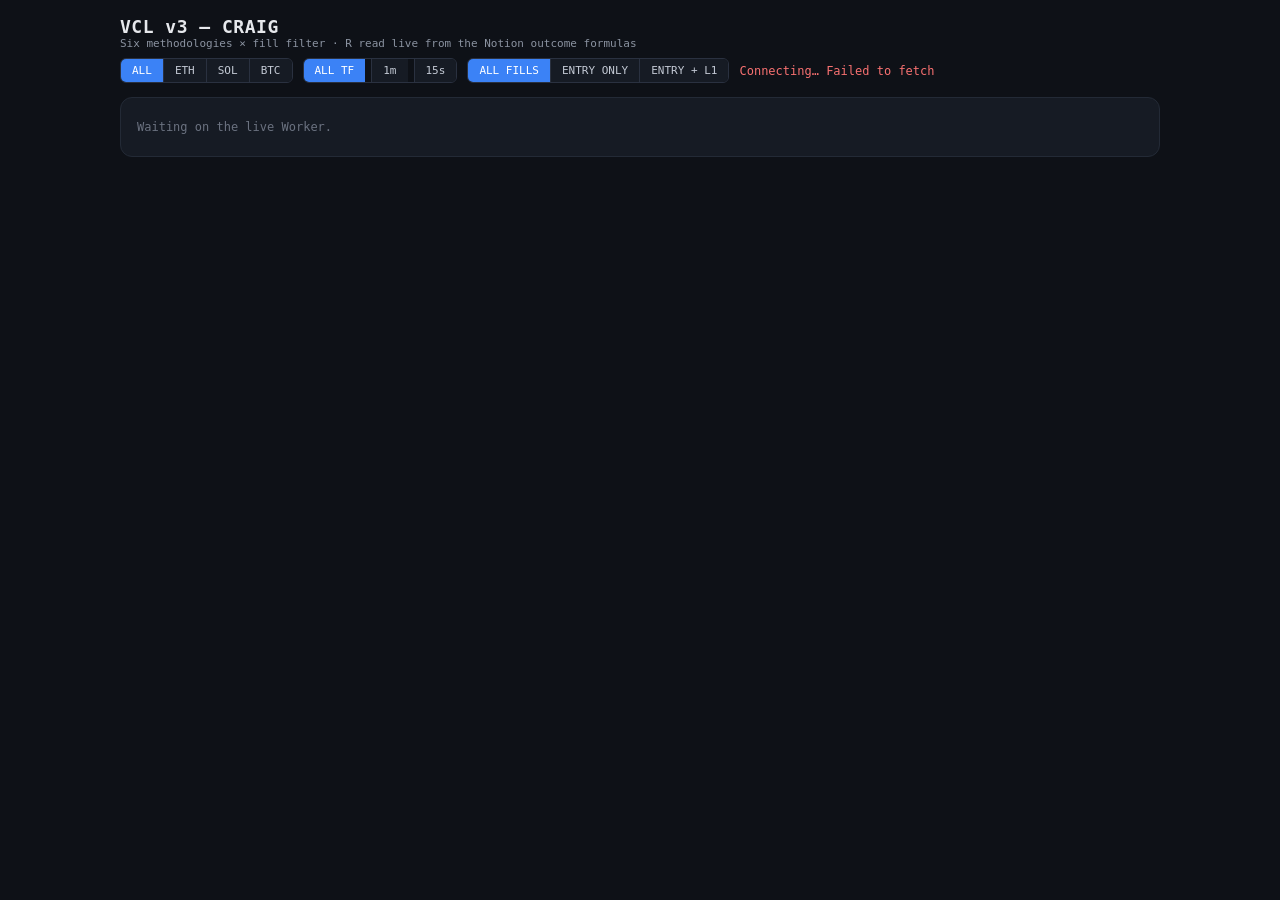
<file: v3-craig.html>
<!doctype html>
<html lang="en"><head>
<meta charset="utf-8">
<meta name="viewport" content="width=device-width,initial-scale=1">
<title>VCL v3 — Craig · Option 2 (fill as filter)</title>
<style>
*{box-sizing:border-box;margin:0;padding:0}
body{font-family:ui-monospace,'JetBrains Mono',SFMono-Regular,Menlo,monospace;background:#0e1117;color:#e6e8ec;padding:16px;font-size:13px}
.wrap{max-width:1040px;margin:0 auto}
.hd{display:flex;align-items:baseline;justify-content:space-between;flex-wrap:wrap;gap:8px;margin-bottom:14px}
.hd h1{font-size:18px;font-weight:700;letter-spacing:.5px}
.hd .sub{font-size:11px;color:#8b93a1}
.tg{display:inline-flex;border:1px solid #2a3140;border-radius:6px;overflow:hidden}
.tg button{border:0;background:#161b24;padding:5px 11px;font:inherit;font-size:11px;cursor:pointer;color:#c3c9d4;border-left:1px solid #2a3140}
.tg button:first-child{border-left:0}
.tg button.on{background:#3b82f6;color:#fff}
.card{background:#161b24;border:1px solid #232a36;border-radius:12px;padding:16px}
.top{border:2px solid #3b82f6;margin-bottom:12px}
.top .crown{font-size:11px;letter-spacing:1.5px;color:#e0b341;text-transform:uppercase;margin-bottom:6px}
.grid2{display:grid;grid-template-columns:1fr 1fr;gap:12px;margin-bottom:12px}
.matrix{width:100%;border-collapse:collapse;font-size:12px}
.matrix th,.matrix td{padding:7px 9px;text-align:right;border-bottom:1px solid #232a36}
.matrix th{font-size:9px;letter-spacing:1px;text-transform:uppercase;color:#7b8494;font-weight:600}
.matrix td:first-child,.matrix th:first-child{text-align:left}
.matrix tr.best td{background:#182335}
.lbl{font-size:10px;letter-spacing:1.2px;text-transform:uppercase;color:#8b93a1;margin-bottom:6px}
.combo-md{font-size:16px;font-weight:700;margin-bottom:8px}
.stats{display:flex;flex-wrap:wrap;gap:12px 18px}
.stat .k{font-size:9px;letter-spacing:1px;text-transform:uppercase;color:#6b7280}
.stat .v{font-size:16px;font-weight:700}
.pos{color:#4ade80}.neg{color:#f87171}.mut{color:#6b7280}
.rowline{display:flex;justify-content:space-between;align-items:center;gap:12px;padding:5px 0;border-top:1px solid #232a36;font-size:12px}
.rowline:first-of-type{border-top:0}
.rowline>span:last-child{flex:none;text-align:right}
.pill{font-size:10px;padding:1px 7px;border-radius:999px;background:#1e2938;color:#9dc0f6;font-weight:600}
.mini{font-size:11px;color:#8b93a1}
.empty-note{color:#6b7280;font-size:12px;padding:6px 0}
.err{color:#f87171;font-size:12px}
.foot{font-size:10px;color:#6b7280;margin-top:14px;line-height:1.6}
.tf{display:flex;gap:6px}
.tag{font-size:9px;padding:1px 6px;border-radius:4px;background:#1b2130;color:#8b93a1;letter-spacing:.5px}
.bar{height:6px;border-radius:3px;background:#1b2130;overflow:hidden;margin-top:3px}
.bar>i{display:block;height:100%;border-radius:3px}
.cmp{display:grid;grid-template-columns:132px repeat(2,1fr);gap:6px;align-items:center}
.cmp .h{font-size:10px;color:#8b93a1;letter-spacing:1px;text-transform:uppercase}
.cmpgrp{font-size:10px;letter-spacing:1.4px;text-transform:uppercase;color:#7b8494;margin:12px 0 4px;padding-top:8px;border-top:1px solid #232a36}
.cmpgrp:first-of-type{border-top:0;padding-top:0;margin-top:8px}
.cell{background:#141a24;border:1px solid #1f2735;border-radius:6px;padding:7px 9px}
.cell .v{font-size:15px;font-weight:700}
.cell .k{font-size:9px;color:#6b7280}
.cell.win{border-color:#2d5a3d;background:#131f18}
.na{color:#3d4553}
.warn{background:#1d1a10;border:1px solid #4a3d18;border-radius:8px;padding:10px 12px;font-size:11px;color:#e0c98a;line-height:1.6;margin-top:8px}
.ctl{width:100%;border-collapse:collapse;font-size:12px}
.ctl th,.ctl td{padding:6px 8px;text-align:right;border-bottom:1px solid #232a36}
.ctl th{font-size:9px;letter-spacing:1px;text-transform:uppercase;color:#7b8494}
.ctl td:first-child,.ctl th:first-child{text-align:left}
</style></head><body>
<div class="wrap">
  <div class="hd">
    <div><h1>VCL v3 — CRAIG</h1><div class="sub">Six methodologies × fill filter · R read live from the Notion outcome formulas</div></div>
    <div style="display:flex;align-items:center;gap:10px;flex-wrap:wrap">
      <div class="tg" id="assetTg"><button data-a="all" class="on">ALL</button><button data-a="eth">ETH</button><button data-a="sol">SOL</button><button data-a="btc">BTC</button></div>
      <div class="tg tf" id="tfTg"><button data-t="all" class="on">ALL TF</button><button data-t="1m">1m</button><button data-t="15s">15s</button></div>
      <div class="tg" id="fillTg"><button data-f="all" class="on">ALL FILLS</button><button data-f="solo">ENTRY ONLY</button><button data-f="lad">ENTRY + L1</button></div>
      <div class="mini" id="status">loading…</div>
    </div>
  </div>
  <div id="board"></div>
  <div class="foot" id="foot"></div>
</div>
<script>
const METH=[
 {k:'BE-1.618',  mg:'none', tgt:'1.618', solo:'O1',  lad:'O2',  sc:'O3'},
 {k:'BE-2.272',  mg:'none', tgt:'2.272', solo:'O4',  lad:'O5',  sc:'O6'},
 {k:'EVS-1.618', mg:'evs',  tgt:'1.618', solo:'O7',  lad:'O8',  sc:'O9'},
 {k:'EVS-2.272', mg:'evs',  tgt:'2.272', solo:'O10', lad:'O11', sc:'O12'},
 {k:'PVS-1.618', mg:'pvs',  tgt:'1.618', solo:'O13', lad:'O14', sc:'O15'},
 {k:'PVS-2.272', mg:'pvs',  tgt:'2.272', solo:'O16', lad:'O17', sc:'O18'},
];
const MG={none:'BE at anchor', evs:'Entry-VWAP trail', pvs:'Position-VWAP trail'};
const MGS=['none','evs','pvs'];
const MGSHORT={none:'BE', evs:'EVS', pvs:'PVS'};
const TGTS=['1.618','2.272'];
const nameOf=m=>`${MGSHORT[m.mg]} · ${m.tgt}`;

let TRADES=[], ALL=[], ASSET='all', TF='all', FILL='all', firstLoad=true, lastOk=null;

const num=x=>(x===null||x===undefined||x==='')?null:Number(x);
const fR=x=>{const v=Math.abs(x)<0.005?0:x; return (v>=0?'+':'')+v.toFixed(2)+'R';};
const fDD=d=>d<0.005?'0.00R':'-'+d.toFixed(2)+'R';
const cls=x=>x>0.005?'pos':(x<-0.005?'neg':'mut');
const mean=a=>a.length?a.reduce((x,y)=>x+y,0)/a.length:null;
function stats(s){const n=s.length; if(!n) return {n:0};
  const w=s.filter(r=>r>0.005).length, l=s.filter(r=>r<-0.005).length, t=s.reduce((a,b)=>a+b,0);
  return {n, wins:w, losses:l, scratches:n-w-l, wr:(w+l)?w/(w+l):0, exp:t/n, total:t};}
function maxDD(s){let c=0,p=0,m=0; for(const r of s){c+=r; if(c>p)p=c; const d=p-c; if(d>m)m=d;} return m;}

function tradeR(t, m, mode){
  const o=t.o||{}, l1=!!t.L1Filled;
  if(mode==='sc'){
    if(!l1) return num(o[m.solo]);
    if('retracedToEntry' in t){
      if(!t.retracedToEntry) return num(o[m.lad]);
      return num(o[m.sc]);
    }
    return num(o[m.sc]);
  }
  return num(o[l1 ? m.lad : m.solo]);
}
function seriesFor(m, pool, mode){ return pool.map(t=>tradeR(t,m,mode)).filter(x=>x!=null); }
function statFor(m, pool, mode){ const s=seriesFor(m,pool,mode), o=stats(s); o.dd=maxDD(s); return o; }
const eligible=(m, pool, mode)=>pool.length;

const SESRANK={'Asia':0,'London':1,'NY AM':2,'NY PM':3};
const chrono=(a,b)=>
  String(a.date||'').localeCompare(String(b.date||'')) ||
  ((SESRANK[a.Session]??9)-(SESRANK[b.Session]??9)) ||
  String(a.created||'').localeCompare(String(b.created||''));
function applyFilters(){
  TRADES = ALL.filter(t =>
    (ASSET==='all' || String(t.Pair||'').toLowerCase()===ASSET) &&
    (TF==='all'    || t.Timeframe===TF) &&
    (FILL==='all'  || (FILL==='solo' ? !t.L1Filled : !!t.L1Filled))
  ).sort(chrono);
}

const MIN_N=5;
const bestOf=list=>{const v=list.filter(x=>x.s.n>0); return v.length?v.slice().sort((a,b)=>b.s.exp-a.s.exp)[0]:null;};
function bestSolid(list){
  const solid=list.filter(x=>x.s.n>=MIN_N);
  if(solid.length){
    const pick=bestOf(solid);
    const skipped=list.filter(x=>x.s.n>0&&x.s.n<MIN_N&&x.s.exp>pick.s.exp).sort((a,b)=>b.s.exp-a.s.exp);
    return {pick, fellBack:false, skipped};
  }
  return {pick:bestOf(list), fellBack:true, skipped:[]};
}

function matrix(pool){
  const rows=[];
  METH.forEach(m=>rows.push({m, mode:'blend', s:statFor(m,pool,'blend')}));
  METH.forEach(m=>rows.push({m, mode:'sc',    s:statFor(m,pool,'sc')}));
  rows.sort((a,b)=>((a.s.n?0:1)-(b.s.n?0:1)) || ((b.s.n?b.s.exp:-Infinity)-(a.s.n?a.s.exp:-Infinity)));
  const solid=rows.filter(r=>r.s.n>=MIN_N);
  const top=Math.max(...(solid.length?solid:rows).map(r=>r.s.n?Math.abs(r.s.exp):0),0.01);
  let h='';
  rows.forEach((r,i)=>{const s=r.s, thin=s.n>0&&s.n<MIN_N;
    const best=s.n>=MIN_N && !rows.slice(0,i).some(x=>x.s.n>=MIN_N);
    const el=eligible(r.m,pool,r.mode)||1;
    const w=s.n?Math.min(100,Math.abs(s.exp)/top*100):0;
    const scTag=r.mode==='sc'?' <span class="tag" style="background:#2a1f14;color:#e0b341">50% off</span>':'';
    h+=`<tr class="${best?'best':''}" style="${thin?'opacity:.5':''}"><td>`+
       `<span class="tag">${MGSHORT[r.m.mg]}</span> ${r.m.tgt}${scTag}`+
       (thin?` <span class="mini" style="color:#e0b341">thin</span>`:'')+
       ` <span class="mini">${Math.round(s.n/el*100)}% of ${el} eligible</span>`+
       (s.n?`<div class="bar"><i style="width:${w}%;background:${s.exp>=0?'#3fb950':'#f85149'}"></i></div>`:'')+
       `</td><td class="${s.n?cls(s.exp):'na'}">${s.n?fR(s.exp):'—'}</td>`+
       `<td>${s.n?Math.round(s.wr*100)+'%':'<span class="na">—</span>'}${s.n&&s.scratches?`<span class="mini"> ${s.scratches}sc</span>`:''}</td>`+
       `<td class="${s.n?cls(s.total):'na'}">${s.n?fR(s.total):'—'}</td>`+
       `<td class="${s.n?'neg':'na'}">${s.n?fDD(s.dd):'—'}</td>`+
       `<td class="mut">${s.n||'—'}</td></tr>`;});
  return `<table class="matrix"><thead><tr><th>Stop · target · variant</th><th>Exp</th><th>Win%</th><th>Total</th><th>Max DD</th><th>n</th></tr></thead><tbody>${h}</tbody></table>`;
}

function compare(pool, mode){
  mode = mode || 'blend';
  let h='';
  MGS.forEach(mg=>{
    h+=`<div class="cmpgrp">${MG[mg]}</div>`;
    h+=`<div class="cmp"><div></div>`+TGTS.map(t=>`<div class="h">→ ${t}</div>`).join('')+`</div>`;
    const cells=TGTS.map(tg=>{const m=METH.find(x=>x.mg===mg&&x.tgt===tg); return {m,s:statFor(m,pool,mode)};});
    const solid=cells.filter(c=>c.s.n>=MIN_N);
    const win=solid.length?solid.slice().sort((a,b)=>b.s.exp-a.s.exp)[0]:null;
    h+=`<div class="cmp" style="margin-top:6px"><div class="h">exp</div>`;
    cells.forEach(c=>{const st=c.s, thin=st.n>0&&st.n<MIN_N?' <span style="color:#e0b341">thin</span>':'';
      h+=`<div class="cell${win&&win.m.k===c.m.k?' win':''}"><div class="v ${st.n?cls(st.exp):'na'}">${st.n?fR(st.exp):'—'}</div>`+
         `<div class="k">${st.n?Math.round(st.wr*100)+'% · n'+st.n+thin:'no data'}</div></div>`;});
    h+=`</div>`;});
  return h;
}

function control(pool){
  let h=`<table class="ctl"><thead><tr><th>Target</th><th>BE all rows</th><th>BE matched</th><th>EVS</th><th>PVS</th><th>EVS edge</th><th>PVS edge</th><th>n</th></tr></thead><tbody>`;
  let flips=0, rows=0;
  TGTS.forEach(tg=>{
    const be = METH.find(m=>m.mg==='none'&&m.tgt===tg);
    const evs = METH.find(m=>m.mg==='evs'&&m.tgt===tg);
    const pvs = METH.find(m=>m.mg==='pvs'&&m.tgt===tg);
    const full = mean(seriesFor(be, pool, 'blend'));
    const matched = pool.filter(t=>tradeR(t,evs,'blend')!=null && tradeR(t,be,'blend')!=null);
    if(!matched.length) return; rows++;
    const mb = mean(matched.map(t=>tradeR(t,be,'blend')));
    const me = mean(matched.map(t=>tradeR(t,evs,'blend')));
    const mp = mean(matched.map(t=>tradeR(t,pvs,'blend')).filter(x=>x!=null));
    const eFull = mean(seriesFor(evs, pool, 'blend'));
    const pFull = mean(seriesFor(pvs, pool, 'blend'));
    const eApp = eFull-full, eCtl = me-mb;
    const pApp = (pFull==null||full==null)?null:pFull-full, pCtl = (mp==null?null:mp-mb);
    if(eApp>0.005&&eCtl<-0.005) flips++;
    if(pCtl!=null&&pApp!=null&&pApp>0.005&&pCtl<-0.005) flips++;
    h+=`<tr><td>${tg}</td><td class="${cls(full)}">${fR(full)}</td><td class="${cls(mb)}">${fR(mb)}</td>`+
       `<td class="${cls(me)}">${fR(me)}</td><td class="${mp==null?'na':cls(mp)}">${mp==null?'—':fR(mp)}</td>`+
       `<td class="${cls(eCtl)}">${fR(eApp)} → <b>${fR(eCtl)}</b></td>`+
       `<td class="${pCtl==null?'na':cls(pCtl)}">${pCtl==null?'—':fR(pApp)+' → <b>'+fR(pCtl)+'</b>'}</td>`+
       `<td class="mut">${matched.length}</td></tr>`;});
  h+=`</tbody></table>`;
  if(!rows) return `<div class="empty-note">No row yet carries both a trail value and its break-even counterpart.</div>`;
  h+=`<div class="mini" style="margin-top:8px">"Edge" is the trail's advantage over break-even: the apparent figure from each one's own sample, then the same comparison on identical rows.</div>`;
  if(flips) h+=`<div class="warn"><b>${flips} of the comparisons reverse sign under the control.</b> On its own sample the trail looks better; on the same trades it is worse. Read the controlled column, not the apparent one.</div>`;
  return h;
}

function bestByGroup(pool, groups, mode){
  mode = mode || 'blend';
  let h='';
  groups.forEach(([lbl,keys])=>{
    const sub=METH.filter(m=>keys.includes(m.k)).map(m=>({m,s:statFor(m,pool,mode)}));
    if(!sub.length){h+=`<div class="rowline"><span><span class="pill">${lbl}</span> —</span><span class="mut">no methodology</span></div>`;return;}
    const r=bestSolid(sub), b=r.pick;
    h+=`<div class="rowline"><span><span class="pill">${lbl}</span> ${b?nameOf(b.m):'—'}</span>`+
       `<span class="${b?cls(b.s.exp):'mut'}">${b?fR(b.s.exp)+' <span class="mini">n'+b.s.n+(r.fellBack&&b.s.n<MIN_N?' thin':'')+'</span>':'—'}</span></div>`;
    if(r.skipped.length){
      const s=r.skipped[0];
      h+=`<div class="mini" style="color:#e0b341;padding:0 0 5px">${nameOf(s.m)} shows ${fR(s.s.exp)} but only n${s.s.n}`+
         (r.skipped.length>1?` (and ${r.skipped.length-1} more thin)`:'')+` — too thin to rank.</div>`;}
  });
  return h;
}
const byMg  = pool=>bestByGroup(pool, MGS.map(m=>[MGSHORT[m], METH.filter(x=>x.mg===m).map(x=>x.k)]));
const byTgt = pool=>bestByGroup(pool, TGTS.map(t=>['→ '+t, METH.filter(x=>x.tgt===t).map(x=>x.k)]));

function sessions(pool){
  const ses=[...new Set(pool.map(t=>t.Session).filter(Boolean))];
  if(!ses.length) return '<div class="empty-note">No Session tagged yet.</div>';
  const order=['Asia','London','NY AM','NY PM'];
  ses.sort((a,b)=>order.indexOf(a)-order.indexOf(b));
  let h='';
  ses.forEach(se=>{const sub=pool.filter(t=>t.Session===se);
    const r=bestSolid(METH.map(m=>({m,s:statFor(m,sub,'blend')}))), b=r.pick;
    const thin=b&&b.s.n<MIN_N;
    h+=`<div class="rowline"><span><span class="pill">${se}</span> ${b?nameOf(b.m):'—'}</span>`+
       `<span class="${b?cls(b.s.exp):'mut'}">${b?fR(b.s.exp)+' <span class="mini'+(thin?'" style="color:#e0b341"':'"')+'>n'+b.s.n+(thin?' too thin':'')+'</span>':'—'}</span></div>`;});
  h+=`<div class="mini" style="margin-top:6px">Sessions hold a fraction of the sample each, so most of these will read "too thin" until the log is much larger.</div>`;
  return h;
}

function fillMix(pool){
  const c={solo:0,lad:0};
  pool.forEach(t=>{ if(t.L1Filled) c.lad++; else c.solo++; });
  const tot=c.solo+c.lad||1;
  return `<div class="rowline"><span>Entry only <span class="mini">L1 did not fill</span></span><span><b>${c.solo}</b> <span class="mini">${Math.round(c.solo/tot*100)}%</span></span></div>`+
         `<div class="rowline"><span>Entry + L1 filled <span class="mini">blended full-size position</span></span><span><b>${c.lad}</b> <span class="mini">${Math.round(c.lad/tot*100)}%</span></span></div>`+
         `<div class="mini" style="margin-top:6px">Each methodology blends per-trade: solo if L1 didn't fill, lad if it did. Use the FILL filter above to segment.</div>`;
}

function insurance(pool){
  const l1Pool = pool.filter(t => t.L1Filled);
  if(!l1Pool.length) return `<div class="empty-note">No L1-filled trades in this filter yet.</div>`;
  let h = `<table class="matrix"><thead><tr><th>Stop · target</th><th>OFF · no partial</th><th>ON · 50% partial</th><th>Delta</th><th>n</th></tr></thead><tbody>`;
  METH.forEach(m => {
    const off = statFor(m, l1Pool, 'blend');
    const on  = statFor(m, l1Pool, 'sc');
    const delta = (off.n && on.n) ? (on.exp - off.exp) : null;
    const thin = off.n>0 && off.n<MIN_N;
    h += `<tr style="${thin?'opacity:.5':''}"><td><span class="tag">${MGSHORT[m.mg]}</span> ${m.tgt}${thin?' <span class="mini" style="color:#e0b341">thin</span>':''}</td>`+
         `<td class="${off.n?cls(off.exp):'na'}">${off.n?fR(off.exp):'—'}</td>`+
         `<td class="${on.n?cls(on.exp):'na'}">${on.n?fR(on.exp):'—'}</td>`+
         `<td class="${delta==null?'na':cls(delta)}">${delta==null?'—':fR(delta)}</td>`+
         `<td class="mut">${off.n||'—'}</td></tr>`;
  });
  h += `</tbody></table>`;
  h += `<div class="mini" style="margin-top:6px">L1-filled trades only. <b>OFF</b> = ride the full ladder (no partial). <b>ON</b> = bank a 50% partial at entry when price retraces after L1. Positive delta = the partial helped on average; negative = it cost. Trades that filled L1 but never retraced score identically under both — their contribution to the delta is zero.</div>`;
  return h;
}

function trailReach(pool){
  const defs=[['Entry-VWAP trail','evsHit1','evsHit2','evs'],['Position-VWAP trail','pvsHit1','pvsHit2','pvs']];
  let h='';
  defs.forEach(([lbl,h1,h2,mg])=>{
    const m = METH.find(x=>x.mg===mg&&x.tgt==='2.272');
    const logged = pool.filter(t=>tradeR(t,m,'blend')!=null).map(t=>({t, r:tradeR(t,m,'blend')}));
    const n=logged.length;
    if(!n){ h+=`<div class="rowline"><span>${lbl}</span><span class="mut">not logged yet</span></div>`; return; }
    const far=logged.filter(x=>x.t[h2]), mid=logged.filter(x=>!x.t[h2]&&x.t[h1]), early=logged.filter(x=>!x.t[h2]&&!x.t[h1]);
    const leg=(g,c,txt)=>{const mv=mean(g.map(x=>x.r));
      return `<div style="display:flex;justify-content:space-between;gap:8px"><span><span style="color:${c}">■</span> ${txt}</span>`+
             `<span><b>${g.length}</b> <span class="${mv==null?'mut':cls(mv)}">${mv==null?'—':'avg '+fR(mv)}</span></span></div>`;};
    h+=`<div class="rowline" style="display:block"><div style="display:flex;justify-content:space-between"><span>${lbl}</span><span class="mini">n${n}</span></div>`+
       `<div class="mini">`+leg(far,'#3fb950','ran all the way to 2.272')+leg(mid,'#2d7dd2','stopped between 1.618 and 2.272')+leg(early,'#c9a227','stopped before 1.618')+`</div></div>`;});
  h+=`<div class="mini" style="margin-top:6px">Stopping short is not a loss — the average R on each bucket says what it was actually worth. Scored to 2.272 at each trade's actual fill.</div>`;
  return h;
}

function render(){
  const pool=TRADES, board=document.getElementById('board');
  document.getElementById('foot').innerHTML =
    'SIX methodologies (stop × target), each blended per trade by whether L1 actually filled. '+
    'Fill is a FILTER now, not a methodology axis — entry-only and entry+L1 are the same trade, not different strategies. '+
    'The 50%-off variant is a full methodology (always trade; bank a 50% partial when L1 fills and price retraces). Shown as its own card, side-by-side insurance test, and ranked alongside the blended methodologies in the big matrix. '+
    'Max DD is the worst peak-to-trough in cumulative R for that methodology, walked in trade order — date then session, not the order rows were typed. '+
    'A methodology is only crowned once it has n'+MIN_N+'; win% excludes 0.00R scratches from both sides.';
  if(!pool.length){ board.innerHTML='<div class="card"><div class="empty-note">No trades match this filter yet.</div></div>'; return; }
  const cards=METH.map(m=>({m,s:statFor(m,pool,'blend')}));
  const bres=bestSolid(cards), best=bres.pick, bs=best?best.s:{n:0};
  board.innerHTML=`
    <div class="grid2">
      <div><div class="card top"><div class="crown">🏆 Best methodology (blended fill)</div>
        <div class="combo-md">${best?nameOf(best.m):'—'}</div>
        <div class="mini" style="margin-bottom:6px">${best?MG[best.m.mg]+' · target '+best.m.tgt:''}${bres.fellBack&&bs.n<MIN_N?' <span style="color:#e0b341">· thin sample, n'+bs.n+'</span>':''}</div>
        ${bres.skipped.length?`<div class="mini" style="color:#e0b341;margin-bottom:6px">Passed over as too thin: ${bres.skipped.slice(0,4).map(s=>nameOf(s.m)+' '+fR(s.s.exp)+' n'+s.s.n).join(' · ')}${bres.skipped.length>4?' …':''}</div>`:''}
        <div class="stats">
          <div class="stat"><div class="k">Expectancy</div><div class="v ${bs.n?cls(bs.exp):'mut'}">${bs.n?fR(bs.exp):'—'}</div></div>
          <div class="stat"><div class="k">Win rate</div><div class="v">${bs.n?Math.round(bs.wr*100)+'%':'—'}</div></div>
          <div class="stat"><div class="k">Total R</div><div class="v ${bs.n?cls(bs.total):'mut'}">${bs.n?fR(bs.total):'—'}</div></div>
          <div class="stat"><div class="k">Max DD</div><div class="v neg">${bs.n?fDD(bs.dd):'—'}</div></div>
        </div></div>
        <div class="card" style="margin-bottom:12px"><div class="lbl">Best per stop management</div>${byMg(pool)}</div>
        <div class="card"><div class="lbl">Best per target</div>${byTgt(pool)}</div></div>
      <div><div class="card" style="margin-bottom:12px"><div class="lbl">Trail vs break-even, on identical rows</div>${control(pool)}</div>
        <div class="card" style="margin-bottom:12px"><div class="lbl">How far the trails ran</div>${trailReach(pool)}</div>
        <div class="card"><div class="lbl">How the fills actually landed</div>${fillMix(pool)}</div>
      </div>
    </div>
    <div class="card" style="margin-bottom:12px"><div class="lbl">Stop × target — expectancy (blended fill)</div>
      ${compare(pool,'blend')}
      <div class="mini" style="margin-top:10px">Six methodologies, per-trade blended by whether L1 actually filled. Use the FILL filter above to view Entry-only or Entry+L1 subsets in isolation.</div>
    </div>
    <div class="card" style="margin-bottom:12px"><div class="lbl">50% insurance test — OFF vs ON, side by side (L1-filled trades)</div>
      ${insurance(pool)}
    </div>
    <div class="card" style="margin-bottom:12px"><div class="lbl">50%-off variant — run the 50%-off methodology on every trade</div>
      ${compare(pool,'sc')}
      <div class="mini" style="margin-top:10px">Same six methodologies, scored as if you were running the 50%-off approach: bank a 50% partial at entry when L1 fills AND price retraces. When the partial rule doesn't fire (L1 never filled, or L1 filled but price never came back to entry), the trade scores exactly like the blended methodology — so the sc column only differs from blended on retraced L1-filled trades.</div>
    </div>
    <div class="card" style="margin-bottom:12px"><div class="lbl">All methodologies, ranked by expectancy — blended + 50%-off variants (12 rows)</div>
      <div style="margin-top:8px">${matrix(pool)}</div>
    </div>
    <div class="card"><div class="lbl">Best methodology by session (blended)</div>${sessions(pool)}</div>`;
}

const WORKER='https://vcl-clarity-scoreboard.potus-eth.workers.dev/?view=v3-craig';
async function poll(){
  const st=document.getElementById('status');
  try{
    const res=await fetch(WORKER+'&t='+Date.now(),{cache:'no-store'});
    if(!res.ok) throw new Error('worker '+res.status);
    const j=await res.json();
    ALL=(j&&j.trades)||[];
    applyFilters(); render();
    lastOk=Date.now();
    st.textContent=`${ASSET.toUpperCase()} · ${TF.toUpperCase()} · ${FILL.toUpperCase()} · ${TRADES.length} trade${TRADES.length===1?'':'s'} · ${new Date().toLocaleTimeString()}`;
    firstLoad=false;
  }catch(e){
    if(firstLoad){ st.innerHTML='<span class="err">Connecting… '+(e.message||'')+'</span>';
      document.getElementById('board').innerHTML='<div class="card"><div class="empty-note">Waiting on the live Worker.</div></div>'; }
    else{ const age=Math.round((Date.now()-lastOk)/1000);
      st.innerHTML=`<span class="err">STALE — worker unreachable, figures are ${age}s old</span>`; }
  }
}
function wire(id,attr,set){
  document.querySelectorAll('#'+id+' button').forEach(b=>{
    b.onclick=()=>{ const v=b.dataset[attr]; if(v===set()) return;
      document.querySelectorAll('#'+id+' button').forEach(x=>x.classList.toggle('on',x===b));
      set(v); applyFilters(); render();
      document.getElementById('status').textContent=
        `${ASSET.toUpperCase()} · ${TF.toUpperCase()} · ${FILL.toUpperCase()} · ${TRADES.length} trade${TRADES.length===1?'':'s'} · switched`; };});
}
wire('assetTg','a',v=>{ if(v===undefined) return ASSET; ASSET=v; });
wire('tfTg','t',  v=>{ if(v===undefined) return TF;    TF=v;    });
wire('fillTg','f',v=>{ if(v===undefined) return FILL;  FILL=v;  });
poll(); setInterval(poll,5000);
</script>
</body></html>
</file>
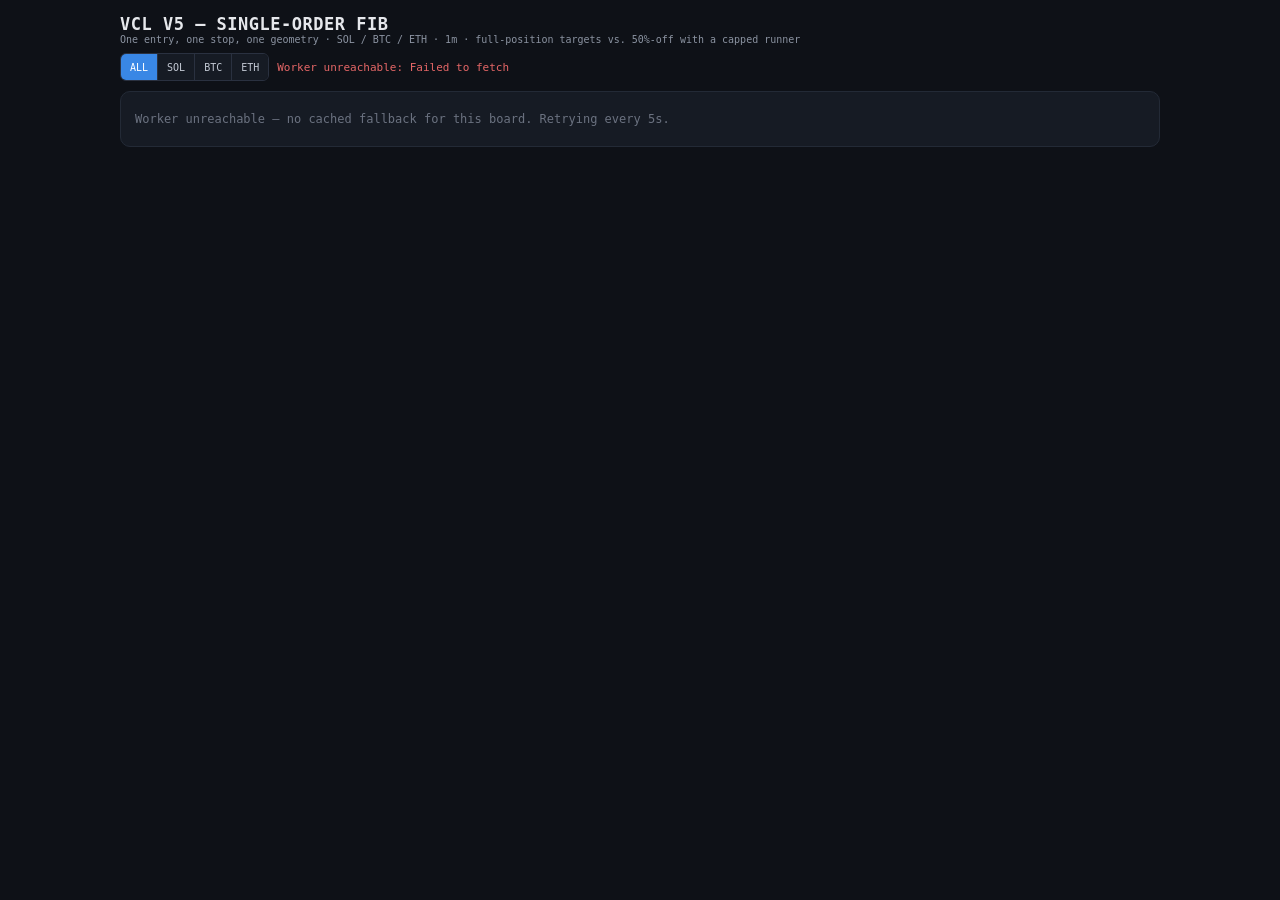
<file: v3-grant.html>
<!doctype html>
<html lang="en"><head>
<meta charset="utf-8">
<meta name="viewport" content="width=device-width,initial-scale=1">
<title>VCL V5 Tracker · one fib, ten outcomes</title>
<style>
*{box-sizing:border-box;margin:0;padding:0}
body{font-family:ui-monospace,'JetBrains Mono',SFMono-Regular,Menlo,monospace;background:#0e1117;color:#e6e8ec;padding:14px;font-size:13px}
.wrap{max-width:1040px;margin:0 auto}
.hd{display:flex;align-items:baseline;justify-content:space-between;flex-wrap:wrap;gap:8px;margin-bottom:10px}
.hd h1{font-size:17px;font-weight:700;letter-spacing:.5px}
.hd .sub{font-size:10px;color:#8b93a1}
.tg{display:inline-flex;border:1px solid #2a3140;border-radius:6px;overflow:hidden}
.tg button{border:0;background:#161b24;padding:4px 9px;font:inherit;font-size:10px;cursor:pointer;color:#c3c9d4;border-left:1px solid #2a3140}
.tg button:first-child{border-left:0}
.tg button.on{background:#3987e5;color:#fff}
.mini{font-size:10px;color:#8b93a1}
.err{color:#e66767;font-size:11px}

:root{
  --pos:#3987e5; --neg:#e66767; --closeable:#fab219; --sc:#9dc0f6;
  --zero:#383f4d; --card:#161b24; --border:#232a36; --ink:#e6e8ec; --mut:#8b93a1;
}
.card{background:var(--card);border:1px solid var(--border);border-radius:10px;padding:14px}
.lbl{font-size:9px;letter-spacing:1.1px;text-transform:uppercase;color:var(--mut);margin-bottom:7px}
.pos{color:var(--pos)}.neg{color:var(--neg)}.mut{color:var(--mut)}.na{color:#3d4553}

/* ---- primer ---- */
.primer{border:1px solid #2a3140;margin-bottom:10px}
.primer summary{cursor:pointer;padding:11px 14px;font-size:10px;letter-spacing:.8px;text-transform:uppercase;color:#8fb4e8;list-style:none;display:flex;justify-content:space-between}
.primer summary::-webkit-details-marker{display:none}
.primer summary::after{content:'hide';font-size:10px;color:#8fb4e8;text-transform:none;letter-spacing:0}
.primer summary:focus-visible{outline:2px solid #8fb4e8;outline-offset:-2px}
.primer:not([open]) summary::after{content:'show'}
.primer .body{padding:0 14px 13px;font-size:11.5px;line-height:1.65;color:#c3c9d4}
.primer .body p{margin-bottom:7px}
.primer .body p:last-child{margin-bottom:0}
.primer b{color:var(--ink)}

/* ---- L0 answer ---- */
.answer{border:1px solid #2a4a72;background:linear-gradient(180deg,#141d2c,#161b24);margin-bottom:10px}
.answer .eyebrow{font-size:10px;letter-spacing:1.4px;text-transform:uppercase;color:#6fa3e0;margin-bottom:4px}
.answer .policy{font-size:19px;font-weight:700;margin-bottom:8px;line-height:1.3}
.answer .band{display:flex;align-items:center;gap:10px;margin-bottom:8px}
.answer .bandnum{font-size:22px;font-weight:700}
.answer .bandci{font-size:11px;color:var(--mut)}
.answer .curve{margin-bottom:8px}
.answer .curve svg{display:block;width:100%;height:70px}
.answer .caveat{font-size:11px;color:#e0b341;background:#1d1a10;border:1px solid #4a3d18;border-radius:6px;padding:7px 9px;line-height:1.5}
.answer .stats{display:flex;gap:16px;margin-top:8px;flex-wrap:wrap}
.answer .stat .k{font-size:9px;text-transform:uppercase;letter-spacing:.5px;color:var(--mut)}
.answer .stat .v{font-size:14px;font-weight:700}
.fsub{font-size:9.5px;color:var(--mut);margin-bottom:9px;line-height:1.5}
.ctlstrip{margin-top:8px;padding:8px 10px;background:#141a24;border-radius:8px;border:1px solid #1f2735;font-size:10.5px;line-height:1.8}
.sig{color:#4ade80;font-size:9px;font-weight:700}

/* ---- L2 disclosures ---- */
details.l2{background:var(--card);border:1px solid var(--border);border-radius:10px;margin-bottom:8px;overflow:hidden}
details.l2 summary{cursor:pointer;padding:11px 14px;font-size:11px;letter-spacing:.6px;text-transform:uppercase;color:var(--mut);list-style:none;display:flex;justify-content:space-between;align-items:center}
details.l2 summary::-webkit-details-marker{display:none}
details.l2 summary::after{content:'+ expand';font-size:9px;color:#4a5568;text-transform:none;letter-spacing:0}
details.l2[open] summary::after{content:'- collapse'}
details.l2 .body{padding:0 14px 14px}

.matrix{width:100%;border-collapse:collapse;font-size:11px}
.matrix th,.matrix td{padding:6px 8px;text-align:right;border-bottom:1px solid #232a36;vertical-align:middle}
.matrix th{font-size:9px;letter-spacing:1px;text-transform:uppercase;color:#7b8494;font-weight:600}
.matrix td:first-child,.matrix th:first-child,.matrix td:nth-child(2),.matrix th:nth-child(2){text-align:left}
.tag{font-size:9px;padding:1px 6px;border-radius:4px;background:#1b2130;color:#8b93a1;letter-spacing:.5px}
.foot{font-size:9.5px;color:#6b7280;margin-top:10px;line-height:1.6}
.empty-note{color:#6b7280;font-size:12px;padding:6px 0}
.testbanner{background:repeating-linear-gradient(45deg,#3a1414,#3a1414 12px,#2c0f0f 12px,#2c0f0f 24px);
  border:2px solid #e66767;border-radius:8px;padding:10px 13px;margin-bottom:11px}
.testbanner .t{font-size:13px;font-weight:700;color:#ff9b9b;letter-spacing:.6px}
.testbanner .d{font-size:11px;color:#e8b4b4;line-height:1.5;margin-top:3px}
.sectionhd{font-size:11px;font-weight:700;letter-spacing:.9px;text-transform:uppercase;color:var(--ink);margin:16px 0 4px}
.tblwrap{overflow-x:auto;-webkit-overflow-scrolling:touch;margin-bottom:10px}
.matrix{margin-bottom:0}

/* ---- responsive: the board had zero media queries and overflowed at 375px ---- */
.wrap{overflow-x:hidden}
.tg button{position:relative;min-height:26px;transition:background-color 160ms ease-out}
.tg button::after{content:'';position:absolute;inset:-11px -7px}  /* 44px touch target, visual size unchanged */
.tg button:active{transform:scale(.97)}
@media (max-width:640px){
  body{padding:10px;font-size:12px}
  .hd h1{font-size:15px}
  .answer .policy{font-size:16px}
  .answer .bandnum{font-size:19px}
  .answer .stats{gap:11px}
  .matrix{font-size:10px}
  .matrix th,.matrix td{padding:5px 4px}
}
@media (prefers-reduced-motion:reduce){*{transition:none!important;animation:none!important}}

/* ── ported with the components above ── */
.matrix td:first-child,.matrix th:first-child{text-align:left}
.matrix tr.best td{background:#182335}
.matrix .mname{display:flex;align-items:center;gap:7px;cursor:pointer}
.chev{background:none;border:0;color:#7b8494;font:inherit;font-size:11px;cursor:pointer;padding:0;width:13px;position:relative}
.chev::after{content:'';position:absolute;inset:-11px -7px}
.mrow.is-open{background:#161b24}
.matrix .cicol{font-size:11px;white-space:nowrap}
.flag{font-size:9px;color:#e0b341;border:1px solid #e0b341;border-radius:3px;padding:0 3px;cursor:help}
tr.dr>td{padding:0;border-bottom:1px solid #232a36;background:#12161d}
.dr-in{padding:14px 16px 16px;display:flex;flex-direction:column;gap:13px}
.dr-g{display:grid;grid-template-columns:1fr 1fr;gap:13px}
.dr-b{background:#161b24;border:1px solid #232a36;border-radius:7px;padding:10px 12px}
.dr-k{font-size:9px;letter-spacing:1.1px;text-transform:uppercase;color:#7b8494;margin-bottom:5px}
.dr-b p{margin:0;font-size:11.5px;line-height:1.6;color:#c3c9d4}
.dr-pre{font-size:10.5px;line-height:1.6;color:#7b8494;border-top:1px solid #232a36;padding-top:10px}
.dr-cal{max-width:340px}
.mc-h{display:flex;justify-content:space-between;align-items:center;font-size:10.5px;color:#c3c9d4;margin-bottom:6px}
.mc-b{background:#0e1117;border:1px solid #232a36;color:#c3c9d4;border-radius:4px;cursor:pointer;font-size:10px;padding:1px 6px;margin-left:3px}
.mc-b:disabled{opacity:.3;cursor:default}
.mc-w7{display:grid;grid-template-columns:repeat(7,1fr);gap:3px;margin-bottom:3px}
.mc-w7 i{font-style:normal;font-size:9px;color:#5d6675;text-align:center;letter-spacing:.5px}
.mc-g{display:grid;grid-template-columns:repeat(7,1fr);gap:3px}
.mc-d{height:46px;border:1px solid #1d2430;border-radius:4px;display:flex;flex-direction:column;
      align-items:center;justify-content:center;gap:2px;background:#0e1117}
.mc-e{border-color:transparent;background:transparent}
.mc-n{font-size:9.5px;color:#5d6675;line-height:1}
.mc-r{font-size:10.5px;font-weight:700;line-height:1}
.mc-w{background:rgba(63,185,80,.14);border-color:rgba(63,185,80,.4)}
.mc-l{background:rgba(230,103,103,.14);border-color:rgba(230,103,103,.4)}
.mc-f{background:#161b24}
.dd-l{max-height:300px;overflow-y:auto;padding-right:4px}
.dd-l::-webkit-scrollbar{width:6px}
.dd-l::-webkit-scrollbar-thumb{background:#2a3140;border-radius:3px}
.dd-l::-webkit-scrollbar-track{background:transparent}
.dr-cal{max-width:none}
.dr-hint{font-size:8.5px;color:#5d6675;letter-spacing:0;text-transform:none;margin-left:6px}
.mc-c{cursor:pointer}
.mc-c:hover{border-color:#3b4557}
.mc-s{outline:1.5px solid #4a90d9;outline-offset:-1.5px}
.dd-h{display:flex;justify-content:space-between;font-size:10.5px;color:#c3c9d4;
      padding-bottom:6px;margin-bottom:8px;border-bottom:1px solid #232a36;font-weight:700}
.dd-t{border:1px solid #232a36;border-radius:6px;padding:8px 10px;margin-bottom:7px;background:#12161d}
.dd-t:last-child{margin-bottom:0}
.dd-hd{display:flex;justify-content:space-between;align-items:center;margin-bottom:7px;font-size:11px}
.dd-r{font-weight:700;font-size:12px}
.dd-g{display:grid;grid-template-columns:auto auto auto auto auto auto;gap:4px 16px;font-size:10px;align-items:baseline;justify-content:start}
.dd-g span{color:#7b8494}
.dd-g b{color:#e6e8ec;font-weight:600;font-variant-numeric:tabular-nums}
.dd-warn{margin-top:6px;font-size:10px;color:#e0b341}
.dd-empty{font-size:11px;color:#7b8494;padding:14px 0}
.matrix tr.grp th{font-size:8.5px;letter-spacing:1px;color:#5d6675;padding-bottom:2px;
                  border-bottom:0;text-transform:uppercase;font-weight:500}
.matrix .pathh, .matrix th.pathc{border-left:1px solid #2a3140}
.matrix td.pathc{border-left:1px solid #1d2430;text-align:right;white-space:nowrap;font-size:11px}
.matrix .dimc{opacity:.42}
.mnote{font-size:10px;color:#7b8494;line-height:1.6;margin-top:9px;max-width:78ch}
.ebar{border-left:3px solid #3987e5;padding:9px 0 9px 13px;margin-bottom:14px}
.eb2{font-size:10.5px;color:#7b8494;margin-top:2px}
.warn{color:#e0b341}
.sechd{font-size:9.5px;letter-spacing:1.6px;text-transform:uppercase;color:#5d6675;
       margin:20px 0 9px;padding-bottom:5px;border-bottom:1px solid #232a36}
.primhd{display:flex;justify-content:space-between;align-items:center;cursor:pointer;
        font-size:9.5px;letter-spacing:1.3px;text-transform:uppercase;color:#8b93a1}
.primhd:hover{color:#c3c9d4}
.primbody{margin-top:11px;display:flex;flex-direction:column;gap:9px}
.primbody p{margin:0;font-size:11.5px;line-height:1.65;color:#c3c9d4}
table.sp{width:100%;border-collapse:collapse;font-size:11.5px}
table.sp th{font-size:8.5px;letter-spacing:1px;text-transform:uppercase;color:#5d6675;
            text-align:right;padding:0 0 6px;font-weight:500}
table.sp th:first-child{text-align:left}
table.sp td{padding:7px 0;border-top:1px solid #1d2430}
table.sp td.spn{text-align:right;font-variant-numeric:tabular-nums}
table.ptab{width:100%;border-collapse:collapse;font-size:11px}
table.ptab td{padding:4px 0;border-top:1px solid #1d2430;vertical-align:baseline;white-space:nowrap}
table.ptab tr:first-child td{border-top:0}
table.ptab td.pm{width:99%;padding-left:7px;white-space:normal}
table.ptab td.pr{text-align:right;padding-left:8px;font-weight:700}
table.ptab td.pci{text-align:right;padding-left:7px;font-size:9.5px}
table.ptab td.pn{text-align:right;padding-left:7px;font-size:9.5px}
.ptilt{display:flex;justify-content:space-between;align-items:baseline;gap:10px;
       margin-top:11px;padding-top:8px;border-top:1px solid #232a36;font-size:11px}
table.sp tr.sptot td{border-top:1px solid #2a3140;padding-top:8px}
table.sp tr.sptot{color:#c3c9d4}
/* Cards stack full width rather than sitting two-up. A tall answer card beside a short
   session table left one column half empty and made the two boards read as different
   products. Declared explicitly on both — this was previously a two-column grid on
   futures and an accidentally-missing rule on crypto. */
.grid2{display:flex;flex-direction:column;gap:12px;margin-bottom:12px}
.grid2 > div{display:flex;flex-direction:column;min-width:0}
.grid2 > div > .card.answer{flex:none;display:flex;flex-direction:column;margin-bottom:0}
.grid2 > div > .card:last-child{margin-bottom:0}
</style></head><body>
<div class="wrap">
  <div class="hd">
    <div><h1>VCL V5 — SINGLE-ORDER FIB</h1><div class="sub">One entry, one stop, one geometry · SOL / BTC / ETH · 1m · full-position targets vs. 50%-off with a capped runner</div></div>
    <div style="display:flex;align-items:center;gap:8px;flex-wrap:wrap">
      <div class="tg" id="pairTg"><button data-p="all" class="on">ALL</button><button data-p="SOL">SOL</button><button data-p="BTC">BTC</button><button data-p="ETH">ETH</button></div>
      <div class="mini" id="status">loading…</div>
    </div>
  </div>
  
  <div id="board"></div>
</div>
<script>
/* ============================== stats primitives ============================== */
const num=x=>(x===null||x===undefined||x==='')?null:Number(x);
const fR=x=>{const v=Math.abs(x)<0.005?0:x; return (v>=0?'+':'')+v.toFixed(2)+'R';};
const fDD=d=>d<0.005?'0.00R':'-'+d.toFixed(2)+'R';
const cls=x=>x>0.005?'pos':(x<-0.005?'neg':'mut');
const mean=a=>a.length?a.reduce((x,y)=>x+y,0)/a.length:null;
const sd=a=>{if(a.length<2)return 0; const m=mean(a); return Math.sqrt(a.reduce((s,x)=>s+(x-m)**2,0)/(a.length-1));};
const TTAB={2:4.303,3:3.182,4:2.776,5:2.571,6:2.447,7:2.365,8:2.306,9:2.262,10:2.228,11:2.201,12:2.179,13:2.160,14:2.145,15:2.131,16:2.120,17:2.110,18:2.101,19:2.093,20:2.086,21:2.080,22:2.074,23:2.069,24:2.064,25:2.060,26:2.056,27:2.052,28:2.048,29:2.045,30:2.042};
const tCrit=df=>df<2?12.7:df>30?1.96:TTAB[df];
function ci95(series){
  const a=series.filter(x=>x!=null), n=a.length;
  if(!n) return {n:0,mean:null,se:null,lo:null,hi:null};
  const m=mean(a), s=sd(a), se=n>1?s/Math.sqrt(n):0, t=tCrit(n-1);
  return {n, mean:m, se, lo:m-t*se, hi:m+t*se};
}
function maxDD(series){let c=0,p=0,m=0; for(const r of series){c+=r; if(c>p)p=c; const d=p-c; if(d>m)m=d;} return m;}
function maxLossStreak(series){let c=0,m=0; for(const r of series){ if(r<-0.005){ c++; if(c>m)m=c; } else c=0; } return m;}
function maxWinStreak(series){let c=0,m=0; for(const r of series){ if(r>0.005){ c++; if(c>m)m=c; } else c=0; } return m;}
function fullStats(series){
  const ci=ci95(series);
  const wins=series.filter(x=>x>0.005).length, losses=series.filter(x=>x<-0.005).length;
  const scratches=series.length-wins-losses;
  return {...ci, wins, losses, scratches, winRate:(wins+losses)?wins/(wins+losses):0, total:series.reduce((a,b)=>a+b,0), dd:maxDD(series), streak:maxLossStreak(series), winStreak:maxWinStreak(series)};
}

/* ============================== equity curve (identical to Craig's board) ============================== */
let _eqSeq=0;
function equityCurveSVG(series, w, h){
  w=w||300; h=h||44;
  if(!series.length) return `<svg viewBox="0 0 ${w} ${h}"><line x1="0" y1="${h/2}" x2="${w}" y2="${h/2}" stroke="var(--zero)" stroke-width="1"/><text x="4" y="${h/2+4}" fill="#3d4553" font-size="10">no data</text></svg>`;
  const cum=[0]; series.forEach(r=>cum.push(cum[cum.length-1]+r));
  const minV=Math.min(0,...cum), maxV=Math.max(0,...cum);
  const range=(maxV-minV)||1, n=cum.length-1;
  const pad=3;
  const px=i=>(i/n)*w;
  const py=v=>pad+(1-(v-minV)/range)*(h-2*pad);
  const base=py(0);
  const pts=cum.map((v,i)=>({x:px(i), y:py(v), v}));
  const segs=[];
  let seg=[pts[0]], segSign=pts[0].v<0?'neg':'pos';
  for(let i=1;i<pts.length;i++){
    const a=pts[i-1], b=pts[i];
    if((a.v<0&&b.v>0)||(a.v>0&&b.v<0)){
      const t=a.v/(a.v-b.v);
      const cross={x:a.x+(b.x-a.x)*t, y:base, v:0};
      seg.push(cross);
      segs.push({pts:seg, sign:segSign});
      segSign=b.v<0?'neg':'pos';
      seg=[cross,b];
    } else {
      seg.push(b);
      if(b.v<0) segSign='neg'; else if(b.v>0) segSign='pos';
    }
  }
  segs.push({pts:seg, sign:segSign});
  const COL={pos:'#3fb950', neg:'var(--neg)'};
  const gid='eqg'+(_eqSeq++);
  const defs=`<defs>
    <linearGradient id="${gid}p" x1="0" y1="0" x2="0" y2="1">
      <stop offset="0%" stop-color="${COL.pos}" stop-opacity="0.32"/>
      <stop offset="100%" stop-color="${COL.pos}" stop-opacity="0"/>
    </linearGradient>
    <linearGradient id="${gid}n" x1="0" y1="0" x2="0" y2="1">
      <stop offset="0%" stop-color="${COL.neg}" stop-opacity="0"/>
      <stop offset="100%" stop-color="${COL.neg}" stop-opacity="0.32"/>
    </linearGradient>
  </defs>`;
  let body='';
  segs.forEach(s=>{
    if(s.pts.length<2) return;
    const line=s.pts.map((p,i)=>(i===0?'M':'L')+p.x.toFixed(1)+','+p.y.toFixed(1)).join(' ');
    const first=s.pts[0], last=s.pts[s.pts.length-1];
    const area=`${line} L${last.x.toFixed(1)},${base.toFixed(1)} L${first.x.toFixed(1)},${base.toFixed(1)} Z`;
    body += `<path d="${area}" fill="url(#${gid}${s.sign==='pos'?'p':'n'})" stroke="none"/><path d="${line}" fill="none" stroke="${COL[s.sign]}" stroke-width="1.5"/>`;
  });
  return `<svg viewBox="0 0 ${w} ${h}">
    ${defs}
    <line x1="0" y1="${base.toFixed(1)}" x2="${w}" y2="${base.toFixed(1)}" stroke="var(--zero)" stroke-width="1"/>
    ${body}
  </svg>`;
}

/* ============================== VCL V5 schema — single-order fib only ==============================
   Setup Type is gone from the log: there is only one structure now, so a column that always
   held the same value was pure overhead. The formulas no longer gate on it either.
   Six outcomes, two families, off ONE fib. Only four chart levels drive all of them:
   1R = fib 0.65 (the TP) · 2R = 0.975 · 3R = 1.30 · 5R = 1.95.
   The families share the upper two levels at different position sizes — a half-size
   runner must make 2R to move the position 1R, so "runner capped at 1.30" (3R on half)
   and "full TP at 3R" are the same price, scored on different size. */
// Crypto is Super Mario only (2026-08-25). The VCL ladder was retired from this board —
// the L1 leg forces range-sized trades and creates a leverage problem in crypto. The
// VCL vs Super Mario head-to-head lives on the futures board, where both models are
// practicable. A split answer across asset classes is the expected shape of the result.

const FAMILIES_MARIO=[
  {k:'full', label:'Full position · no partial',
   blurb:'Close everything at one fixed target. Binary by construction: +NR if Max Run reached it, -1R if not. No partial, no trail, no breakeven tier.'},
  {k:'part', label:'50% off at the 0.65 TP, runner capped',
   blurb:'Bank half at the 0.65 TP (worth 0.5R, since the TP sits at exactly 1R), stop to breakeven, then the runner. Capped variants full-close the runner at the named fib; the baseline lets the BOS trail run uncapped.'},
];
const MGMT_MARIO=[
  {key:'m_f1', fam:'full', name:'Full TP @ 0.65 for 1R',  short:'F1R', lvl:'fib 0.65',
   desc:'Whole position off at 1R — the 0.65 TP itself. A pure 1:1 bet; expectancy is just 2 x win% - 1.'},
  {key:'m_f2', fam:'full', name:'Full TP @ 0.98 for 2R',  short:'F2R', lvl:'fib 0.98',
   desc:'Whole position off at 2R, just under the 1-of-fib anchor.'},
  {key:'m_f3', fam:'full', name:'Full TP @ 1.30 for 3R',  short:'F3R', lvl:'fib 1.30',
   desc:'Whole position off at 3R, the 1.30 extension.'},
  {key:'m_f5', fam:'full', name:'Full TP @ 1.95 for 5R',  short:'F5R', lvl:'fib 1.95',
   desc:'Whole position off at 5R. Needs a run well past the golden-ratio extension.'},
  {key:'m_trail', fam:'full', name:'Full size @ BE + trail', short:'FTrail', lvl:'no partial, no ceiling',
   desc:'No partial at all. Full size to breakeven, then trail on BOS and take whatever structure gives. Clearing the anchor moves the stop to breakeven, so this cannot finish negative once the anchor prints.'},
  {key:'m_cap3', fam:'part', name:'50% @ 0.65 → cap 1.30 for 2R', short:'C2R', lvl:'runner 3R = 2R net',
   desc:'Half off at the TP, runner trails on BOS but full-closes at fib 1.30. Delivers +2R; if 1.30 never prints the runner is scored at the real BOS exit.'},
  {key:'m_cap5', fam:'part', name:'50% @ 0.65 → cap 1.95 for 3R', short:'C3R', lvl:'runner 5R = 3R net',
   desc:'Same, capped at fib 1.95 instead. Delivers +3R, giving the runner more room before it is taken off.'},
  {key:'m_cap7', fam:'part', name:'50% @ 0.65 → cap 2.60 for 4R', short:'C4R', lvl:'runner 7R = 4R net',
   desc:'Capped at fib 2.60. A half-size runner must reach 7R for the position to deliver 4R.'},
  {key:'m_cap9', fam:'part', name:'50% @ 0.65 → cap 3.25 for 5R', short:'C5R', lvl:'runner 9R = 5R net',
   desc:'Capped at fib 3.25. A half-size runner must reach 9R for the position to deliver 5R.'},
  {key:'m_half', fam:'part', name:'50% @ 0.65 → trail, uncapped', short:'Trail', lvl:'no ceiling',
   desc:'The incumbent: half off at the 0.65 TP, then let the BOS trail run with no target at all. Included as the baseline the capped variants are being tested against.', baseline:true},
];
const MGMT=MGMT_MARIO.slice(), FAMILIES=FAMILIES_MARIO.slice();
const byFam=f=>MGMT.filter(m=>m.fam===f);

let TRADES=[], ALL=[], PAIR='all', firstLoad=true, lastOk=null;
const TF='1m';  // this board tests 1m only, across SOL/BTC/ETH
const OPEN=new Set();

/* ============================== series / stats over Grant's precomputed R fields ============================== */
function seriesFor(prop,pool){ return pool.map(t=>RV(t,prop)).filter(v=>v!=null&&!isNaN(v)); }
function statsFor(prop,pool){ return fullStats(seriesFor(prop,pool)); }
function paired(a,b,pool){
  const d=[]; pool.forEach(t=>{const x=RV(t,a),y=RV(t,b); if(x!=null&&y!=null) d.push(y-x);});
  return ci95(d);
}

/* ============================== filters ============================== */
const SESRANK={'Asia':0,'London':1,'NY AM':2,'NY PM':3};
const chrono=(a,b)=>String(a.date||'').localeCompare(String(b.date||'')) ||
  ((SESRANK[a.Session]??9)-(SESRANK[b.Session]??9)) || String(a.created||'').localeCompare(String(b.created||''));
// Tick grid, derived from the logged price precision rather than assumed: every row on
// this board is SOL and every price is quoted to 0.01.
const TICK={SOL:0.01, BTC:0.1, ETH:0.01};
const MA_REQUIRED=false;  // SM-native log: the trade was managed against this exact stop
function marioR(row){
  const E=num(row.EntryPrice), A=num(row.anchor), MR_raw=num(row.SMMaxRun),
        BX=num(row.SMTrailStop), MA_raw=num(row.MaxAdverse);
  const out={m_f1:null,m_f2:null,m_f3:null,m_f5:null,m_trail:null,m_cap3:null,m_cap5:null,m_cap7:null,m_cap9:null,m_half:null};
  if(E==null||A==null||MR_raw==null||BX==null) return out;
  // Max Adverse settles the tighter stop and nothing else can stand in for it. Unknown
  // (null) leaves the row unscoreable; 0 is not "never went adverse" — Max Adverse is a
  // PRICE, and 0 would satisfy the Long breach test and book a full loss. Both exit here
  // rather than being assumed survived or assumed stopped.
  // MA_REQUIRED is the one honest difference between the two boards, and it is about
  // EVIDENCE, not preference. Futures rows were logged under the VCL ladder, whose stop
  // sits below the Super Mario stop — such a row can read "survived" and still have
  // breached fib 0 on the way, so only Max Adverse settles it and without it the row is
  // unscoreable. Crypto rows were logged natively against this exact fib, so the logged
  // trail exit is real evidence of where the trade ended. Max Adverse still wins wherever
  // it is present, on either board.
  if((MA_raw==null||MA_raw===0) && MA_REQUIRED) return out;
  // Fib redrawn 2026-08-24 so the stop IS fib 0: entry 0.325, TP 0.65 = exactly double it.
  // Same prices as the old 0.085/0.382/0.68 labelling — they agree to 3 cents on a 77pt
  // range — but the TP now lands on 1.000R by construction rather than 1.003R.
  const range=(A-E)/(1-0.325), zero=E-0.325*range, at=f=>zero+f*range;
  const dir=range>0?1:-1, stop=zero, oneR=Math.abs(E-stop);
  if(!oneR) return out;
  // Tick-grid rounding per audit §9 (Max Adverse) and §13 (Max Run). Both round in the
  // pessimistic direction so grid-alignment never manufactures a hit or manufactures a
  // survival.
  //   Max Adverse: AWAY from entry — floor for Long (adverse is below), ceil for Short.
  //   Max Run:     TOWARD entry — floor for Long (favourable is above; rounding down keeps
  //                us from crediting a target the raw print didn't reach), ceil for Short.
  // Note (§13 literal vs intent): §13's operation words say "ceiling for Long, floor for
  // Short" on Max Run, but the stated intent is "toward entry, never credit unless
  // genuinely reached" and "complement of Max Adverse". The operation implemented here
  // matches the intent (floor-Long / ceil-Short). If POTUS confirms the literal wording,
  // flip these two Math calls and re-audit.
  const tick=TICK[row.Pair]||null;
  const MA = (MA_raw==null||MA_raw===0) ? null
           : tick==null ? MA_raw
           : dir>0 ? Math.floor(MA_raw/tick)*tick   // away from entry (down for Long)
                   : Math.ceil(MA_raw/tick)*tick;
  const MR = tick==null ? MR_raw
           : dir>0 ? Math.floor(MR_raw/tick)*tick   // toward entry (down for Long)
                   : Math.ceil(MR_raw/tick)*tick;
  const R=p=>dir*(p-E)/oneR;
  // Max Adverse is the direct measurement; the exit price is the fallback and only tells
  // us the trade ENDED at or through the stop. It cannot see an excursion the trade
  // recovered from, so a board running the fallback can still miss a real stop-out.
  const stopped = MA!=null ? dir*(MA-stop)<=0 : dir*(BX-stop)<=0;
  if(stopped){ for(const k in out) out[k]=-1; return out; }
  const mr=R(MR), be=R(BX), tp=R(at(0.65));
  const hit=N=>mr>=N, tpHit=mr>=tp;                    // exact comparison — no TOL
  // Same correction on the partial family. If the TP never printed there was no partial,
  // so the whole position rode the trail — score the real exit. The old -1R put a full
  // loss on trades that never lost: a row surviving its stop and trailing out at +0.26R
  // scored -1.00R here, a 1.26R error.
  const runner=cap=>tpHit?0.5*tp+0.5*(hit(cap)?cap:be):be;
  // A missed target is NOT a loss. The `stopped` branch above already booked every real
  // stop-out at -1R, so anything reaching here survived its stop and was closed on the
  // trail — score it there. Booking -1R would assert a stop-out that never traded: on the
  // current log 0 of 4 rows hit the SM stop, yet the old rule printed -1R in six cells.
  // (The ladder side has always scored misses this way; this makes the two agree.)
  // Caveat kept in view: the trail exit is a proxy. A fixed-target rule does not trail, so
  // live this position would still be open at session end. It is the closest logged price.
  out.m_f1=hit(1)?1:be; out.m_f2=hit(2)?2:be; out.m_f3=hit(3)?3:be; out.m_f5=hit(5)?5:be;
  // Clearing the anchor moves the stop to break-even, so the trail cannot finish negative.
  out.m_trail = mr>=R(at(1)) ? Math.max(be,0) : be;
  out.m_cap3=runner(3); out.m_cap5=runner(5); out.m_cap7=runner(7); out.m_cap9=runner(9);
  out.m_half = tpHit ? 0.5*tp+0.5*be : be;
  return out;
}

function applyFilters(){
  // This board scores its own trades. It used to read eight precomputed Notion formula
  // columns; those coerced a blank Max Run to 0 and so booked a full -1R loss on all 32
  // imported rows that have no outcome data yet, and drove the BE+trail method to a -127R
  // mean out of raw price arithmetic. Scoring here returns null for a row without
  // evidence, and the drop counter reports it, so an unfilled row is visibly absent
  // rather than silently counted as a loss.
  TRADES = ALL.filter(t => t.Timeframe===TF && (PAIR==='all' || t.Pair===PAIR)).sort(chrono);
  // Adapter. The shared components read t.session / t.pair; this board's payload spells
  // them Session / Pair. Normalising here means every ported component runs unchanged.
  TRADES.forEach(t=>{
    t.session=t.session||t.Session; t.pair=t.pair||t.Pair;
    t.r = marioR({EntryPrice:t.entry, anchor:t.anchor, SMMaxRun:t.maxRun,
                  SMTrailStop:t.bosExit, MaxAdverse:t.maxAdverse, Pair:t.Pair});
  });
}

/* ============================== L0 — the verdict ==============================
   Deliberately NOT a winner's podium. At this sample nothing separates, and a hero
   card with a rising green curve makes a claim the data cannot support. A board that
   can decline to crown something is the only kind worth trusting when it does. */
function verdictLine(pool){
  const rows=MGMT.map(m=>({m,s:statsFor(m.key,pool)})).filter(x=>x.s.n);
  if(!rows.length) return '';
  rows.sort((a,b)=>b.s.mean-a.s.mean);
  const sig=rows.filter(r=>r.s.lo>0);
  const days=new Set(pool.map(t=>t.date).filter(Boolean)).size;
  const n=rows[0].s.n;
  const width=rows[0].s.hi-rows[0].s.lo;
  const spread=rows[0].s.mean-rows[Math.min(3,rows.length-1)].s.mean;
  const head = sig.length
    ? `${n} TRADES · ${days} DAY${days===1?'':'S'} · ${sig.length} OUTCOME${sig.length===1?'':'S'} CLEAR ZERO`
    : `${n} TRADES · ${days} DAY${days===1?'':'S'} · NOTHING SEPARATES YET`;
  const body = sig.length
    ? `${sig.map(r=>r.m.name).join(', ')} hold${sig.length===1?'s':''} above zero at 95%. Everything else is still a lean.`
    : `The top four land within ${fR(spread)} of each other, and this board resolves about ${'±'+ (width/2).toFixed(1)}R. No change indicated — keep the trail.`;
  return `<div style="border-left:2px solid var(--closeable);padding:2px 0 2px 10px;margin-bottom:11px">
    <div style="font-size:15px;font-weight:700;color:var(--ink);letter-spacing:.3px">${head}</div>
    <div style="font-size:11px;color:var(--mut);line-height:1.5;margin-top:2px">${body}</div></div>`;
}

/* ============================== L0 — the winner card ==============================
   Names a leader, but the card grades its own claim. The lead is only called a result
   when the leader's own interval clears zero AND its paired margin over the runner-up
   clears zero too -- those are different questions and both have to pass. Otherwise it
   still shows the leader (that is what a scoreboard is for) and says outright that the
   gap has not separated, so the headline can never outrun the evidence under it. */
function winnerCard(pool){
  const rows=MGMT.map(m=>({m,s:statsFor(m.key,pool)})).filter(x=>x.s.n);
  if(!rows.length) return '';
  // One definition of the leader, shared with the matrix. Sorting this card by mean while
  // the table below ranked on the interval put two different winners on the same screen.
  const LDR=leaderOf(pool); const best=LDR.best, up=LDR.up, order=LDR.order, s=best.s;
  const beatsZero = s.lo>0;
  const margin = up ? paired(up.m.key,best.m.key,pool) : null;
  const beatsNext = margin && margin.n>0 && margin.lo>0;
  const solid = beatsZero && beatsNext;
  const ties = rows.slice(1).filter(r=>{
    const p=paired(best.m.key,r.m.key,pool); return p.n>0 && !(p.lo>0);
  });
  const days=new Set(pool.map(t=>t.date).filter(Boolean)).size;
  return `<div class="card answer">
    <div class="eyebrow">${solid?'Leader — clears zero and beats the runner-up':'Leading so far — not yet a separation'}</div>
    <div class="policy">${best.m.name} <span class="mut" style="font-size:12px;font-weight:400">${best.m.lvl}</span></div>
    <div class="band"><div class="bandnum ${cls(s.mean)}">${fR(s.mean)}</div>
      <div class="bandci">expectancy · 95% CI [${fR(s.lo)}, ${fR(s.hi)}] · n${s.n} over ${days} day${days===1?'':'s'}
      ${beatsZero?'<span class="sig">clears zero</span>':'<span class="mut">· interval still crosses zero</span>'}</div></div>
    <div class="curve">${equityCurveSVG(seriesFor(best.m.key,pool),600,70)}</div>
    <div class="fsub">${best.m.desc}</div>
    <div class="stats">
      <div class="stat"><div class="k">Win rate</div><div class="v">${Math.round(s.winRate*100)}% <span class="mini">${s.wins}/${s.scratches}/${s.losses}</span></div></div>
      <div class="stat"><div class="k">Total R</div><div class="v ${cls(s.total)}">${fR(s.total)}</div></div>
      <div class="stat"><div class="k">Max drawdown</div><div class="v neg">${fDD(s.dd)}</div></div>
      <div class="stat"><div class="k">LIS</div><div class="v ${s.streak?'neg':'mut'}">${s.streak}</div></div>
      <div class="stat"><div class="k">WIS</div><div class="v ${s.winStreak?'pos':'mut'}">${s.winStreak}</div></div>
      <div class="stat"><div class="k">Trading days</div><div class="v mut">${days}</div></div>
    </div>
    ${up?`<div class="ctlstrip" style="margin-top:9px">Runner-up: <b style="color:var(--ink)">${up.m.name}</b> at ${fR(up.s.mean)} — leader is ahead by
      <b class="${margin.n?cls(margin.mean):''}">${margin.n?fR(margin.mean):'—'}</b> paired${beatsNext?' <span class="sig">significant</span>':' · not significant'}.</div>`:''}
    ${solid?'':`<div class="caveat" style="margin-top:9px">
      <b>Read this as a lean, not a verdict.</b> ${ties.length?`Statistically tied with: ${ties.map(t=>t.m.name).join(', ')}. `:''}
      ${beatsZero?'The leader clears zero on its own, but its margin over the runner-up does not — those are different claims.':'The leader\'s own interval still includes zero.'}</div>`}
  </div>`;
}

/* ============================== L1 — the reach ladder ==============================
   The most honest object available: the six trades themselves, with the four decision
   levels drawn across them. Every strategy on this board is just "which horizontal line
   do you exit at" — raise it and fewer bars clear but each pays more. One picture holds
   the whole question, and it is a chart, which is what Grant actually reads. */
function reachLadderSVG(pool){
  // Above ~24 trades the per-trade bars stop being readable, so the same data is
  // drawn as a survival curve instead: what share of trades reached at least X R.
  // Same information, and it gets MORE legible as n grows rather than less.
  // Always the survival curve — POTUS chose one format for both boards, and it is the
  // one that gets MORE legible as n grows. The per-trade bar variant is retired.
  return reachCurveSVG(pool);
  const dirOf=t=>t.Direction==='Long'?1:-1;
  const rOf=t=>{const d=dirOf(t),risk=d*(t.entry-t.stop);
    return (risk>0 && t.maxRun!=null) ? d*(t.maxRun-t.entry)/risk : null;};
  const rows=pool.map(t=>({t,r:rOf(t)})).filter(x=>x.r!=null);
  if(!rows.length) return '';
  const W=1000,H=250,padL=6,padR=138,padT=22,padB=36;
  const maxR=Math.max(5.6,...rows.map(x=>x.r))*1.06, minR=-1.7;
  const pw=W-padL-padR, ph=H-padT-padB;
  const y=r=>padT+(1-(r-minR)/(maxR-minR))*ph;
  const n=rows.length, slot=pw/n, bw=Math.min(46,slot*0.54);
  const LV=[{r:1,f:'0.65'},{r:2,f:'0.975'},{r:3,f:'1.30'},{r:5,f:'1.95'}];
  const zero=y(0);

  let grid='';
  LV.forEach(l=>{
    const hits=rows.filter(x=>x.r>=l.r).length, yy=y(l.r);
    grid+=`<line x1="${padL}" y1="${yy.toFixed(1)}" x2="${(W-padR+6).toFixed(1)}" y2="${yy.toFixed(1)}" stroke="#2a3140" stroke-width="1"/>`
       +  `<text x="${W-padR+13}" y="${(yy+3.5).toFixed(1)}" font-size="11" fill="#8b93a1">`
       +  `<tspan font-weight="700" fill="#c3c9d4">${l.r}R</tspan>  fib ${l.f}  `
       +  `<tspan font-weight="700" fill="${hits?'#e6e8ec':'#4a5568'}">${hits}/${rows.length}</tspan></text>`;
  });

  let bars='';
  rows.forEach((x,i)=>{
    const cx=padL+slot*i+slot/2, win=x.r>0;
    const top=y(Math.max(x.r,0)), bot=y(Math.min(x.r,0));
    const col=win?'#3fb950':'var(--neg)';
    bars+=`<rect x="${(cx-bw/2).toFixed(1)}" y="${top.toFixed(1)}" width="${bw.toFixed(1)}" height="${Math.max(1,bot-top).toFixed(1)}" fill="${col}" fill-opacity="0.20"/>`
       +  `<line x1="${(cx-bw/2).toFixed(1)}" y1="${(win?top:bot).toFixed(1)}" x2="${(cx+bw/2).toFixed(1)}" y2="${(win?top:bot).toFixed(1)}" stroke="${col}" stroke-width="2"/>`
       +  `<text x="${cx.toFixed(1)}" y="${(win?top-5:bot+12).toFixed(1)}" font-size="10" font-weight="700" fill="${col}" text-anchor="middle">${(x.r>=0?'+':'')+x.r.toFixed(2)}R</text>`;
    const dt=(x.t.date||'').slice(5), ses=(x.t.Session||'').replace('London','Ldn').replace('NY AM','NYam').replace('NY PM','NYpm');
    bars+=`<text x="${cx.toFixed(1)}" y="${(H-padB+14).toFixed(1)}" font-size="8.5" fill="#8b93a1" text-anchor="middle">${dt}</text>`
       +  `<text x="${cx.toFixed(1)}" y="${(H-padB+24).toFixed(1)}" font-size="8.5" fill="#6b7280" text-anchor="middle">${ses}</text>`;
    // a visible seam wherever the log jumps to a different day — clustering you can see
    if(i>0 && rows[i-1].t.date && x.t.date && rows[i-1].t.date!==x.t.date){
      const dx=(padL+slot*i).toFixed(1);
      bars+=`<line x1="${dx}" y1="${padT-6}" x2="${dx}" y2="${H-padB+2}" stroke="#3d4553" stroke-width="1" stroke-dasharray="2 3"/>`;
    }
  });

  return `<div class="card" style="padding:12px 14px 8px">
    <div class="lbl">How far each trade actually ran — and what each exit level would have caught</div>
    <svg viewBox="0 0 ${W} ${H}" style="display:block;width:100%;height:auto">
      ${grid}
      <line x1="${padL}" y1="${zero.toFixed(1)}" x2="${(W-padR+6).toFixed(1)}" y2="${zero.toFixed(1)}" stroke="#5a6478" stroke-width="1.5"/>
      ${bars}
    </svg>
    <div class="fsub" style="margin:6px 0 0">Every outcome on this board is this one picture read at a different height. The levels do not fail independently — a trade that misses 3R misses 5R too — so two outcomes agreeing is not two pieces of evidence.</div>
  </div>`;
}

/* ============================== L1 (large-n form) — the reach curve ============================== */
function reachCurveSVG(pool){
  const dirOf=t=>t.Direction==='Long'?1:-1;
  const rOf=t=>{const d=dirOf(t),risk=d*(t.entry-t.stop);
    return (risk>0 && t.maxRun!=null) ? d*(t.maxRun-t.entry)/risk : null;};
  const rs=pool.map(rOf).filter(v=>v!=null).sort((a,b)=>a-b);
  if(!rs.length) return '';
  const W=1000,H=230,padL=52,padR=130,padT=20,padB=34;
  const maxR=Math.max(6,rs[rs.length-1])*1.05, minR=Math.min(-1.5,rs[0]);
  const pw=W-padL-padR, ph=H-padT-padB;
  const x=r=>padL+(r-minR)/(maxR-minR)*pw, y=p=>padT+(1-p)*ph;
  const surv=r=>rs.filter(v=>v>=r).length/rs.length;
  let path='';
  for(let i=0;i<=160;i++){
    const r=minR+(maxR-minR)*i/160;
    path+=(i?'L':'M')+x(r).toFixed(1)+','+y(surv(r)).toFixed(1);
  }
  let grid='';
  [1,2,3,5].forEach((N,i)=>{
    const f=['0.65','0.975','1.30','1.95'][i], p=surv(N);
    grid+=`<line x1="${x(N).toFixed(1)}" y1="${padT-4}" x2="${x(N).toFixed(1)}" y2="${(H-padB).toFixed(1)}" stroke="#2a3140" stroke-width="1"/>`
       +  `<circle cx="${x(N).toFixed(1)}" cy="${y(p).toFixed(1)}" r="3.5" fill="#3fb950"/>`
       +  `<text x="${x(N).toFixed(1)}" y="${(H-padB+13).toFixed(1)}" font-size="9" fill="#c3c9d4" text-anchor="middle" font-weight="700">${N}R</text>`
       +  `<text x="${x(N).toFixed(1)}" y="${(H-padB+23).toFixed(1)}" font-size="8" fill="#6b7280" text-anchor="middle">${f}</text>`
       +  `<text x="${(x(N)+5).toFixed(1)}" y="${(y(p)-6).toFixed(1)}" font-size="9.5" font-weight="700" fill="#e6e8ec">${Math.round(p*100)}%</text>`;
  });
  let yax='';
  [0,0.25,0.5,0.75,1].forEach(p=>{
    yax+=`<line x1="${padL}" y1="${y(p).toFixed(1)}" x2="${(W-padR).toFixed(1)}" y2="${y(p).toFixed(1)}" stroke="#1f2735" stroke-width="1"/>`
      +  `<text x="${padL-7}" y="${(y(p)+3.5).toFixed(1)}" font-size="9" fill="#6b7280" text-anchor="end">${Math.round(p*100)}%</text>`;
  });
  return `<div class="card" style="padding:12px 14px 8px">
    <div class="lbl">Reach curve — share of trades that ran at least this far (n=${rs.length})</div>
    <svg viewBox="0 0 ${W} ${H}" style="display:block;width:100%;height:auto">
      ${yax}${grid}
      <path d="${path}" fill="none" stroke="#3fb950" stroke-width="2"/>
      <text x="${W-padR+12}" y="${padT+10}" font-size="10" fill="#8b93a1">median run</text>
      <text x="${W-padR+12}" y="${padT+24}" font-size="13" font-weight="700" fill="#e6e8ec">${rs[Math.floor(rs.length/2)].toFixed(2)}R</text>
    </svg>
    <div class="fsub" style="margin:6px 0 0">Each dot is one exit level: how often price reached it at all. Every outcome on this board is a point on this curve weighed against what it pays.</div>
  </div>`;
}

/* ============================== L1b — the interval strip ==============================
   Replaces two tables and eight sparklines. One continuous vertical zero line is the
   load-bearing element: every interval that crosses it is grey, so "we cannot tell these
   apart" arrives before a single word is read. Colour encodes separation, never sentiment. */
function intervalStripSVG(pool){
  const rows=MGMT.map(m=>({m,s:statsFor(m.key,pool)})).filter(x=>x.s.n);
  if(!rows.length) return '';
  rows.sort((a,b)=>b.s.mean-a.s.mean);
  const W=1000,labW=196,valW=66,padT=20,padB=20,rh=17;
  const H=padT+padB+rows.length*rh;
  const lo=Math.min(-1.3,...rows.map(r=>r.s.lo)), hi=Math.max(1.3,...rows.map(r=>r.s.hi));
  const pw=W-labW-valW, x=v=>labW+(v-lo)/(hi-lo)*pw;
  const lead=rows[0].s;

  let ticks='';
  for(let v=Math.ceil(lo);v<=Math.floor(hi);v++){
    if(v===0) continue;
    ticks+=`<line x1="${x(v).toFixed(1)}" y1="${padT-6}" x2="${x(v).toFixed(1)}" y2="${(H-padB+2).toFixed(1)}" stroke="#232a36" stroke-width="1"/>`
        +  `<text x="${x(v).toFixed(1)}" y="${(H-padB+14).toFixed(1)}" font-size="8.5" fill="#6b7280" text-anchor="middle">${v>0?'+':''}${v}R</text>`;
  }
  let body='';
  rows.forEach((r,i)=>{
    const yy=padT+i*rh+rh/2, s=r.s;
    const crosses=s.lo<0&&s.hi>0;
    const col=crosses?'#4a5568':(s.lo>0?'#3fb950':'var(--neg)');
    const dot=crosses?'#8b93a1':col;
    body+=`<text x="0" y="${(yy+3.5).toFixed(1)}" font-size="10" fill="#c3c9d4">${r.m.name}</text>`
       +  `<line x1="${x(s.lo).toFixed(1)}" y1="${yy.toFixed(1)}" x2="${x(s.hi).toFixed(1)}" y2="${yy.toFixed(1)}" stroke="${col}" stroke-width="2"/>`
       +  `<circle cx="${x(s.mean).toFixed(1)}" cy="${yy.toFixed(1)}" r="3.5" fill="${dot}"/>`
       +  `<text x="${W}" y="${(yy+3.5).toFixed(1)}" font-size="10" font-weight="700" fill="${crosses?'#8b93a1':col}" text-anchor="end">${fR(s.mean)}</text>`;
  });
  const allGrey=rows.every(r=>r.s.lo<0&&r.s.hi>0);
  return `<div class="card" style="padding:12px 14px 10px;margin-top:8px">
    <div class="lbl">All ${rows.length} outcomes · 95% confidence intervals on one axis</div>
    <svg viewBox="0 0 ${W} ${H}" style="display:block;width:100%;height:auto">
      <rect x="${x(lead.lo).toFixed(1)}" y="${padT-4}" width="${(x(lead.hi)-x(lead.lo)).toFixed(1)}" height="${(rows.length*rh+6).toFixed(1)}" fill="#9dc0f6" fill-opacity="0.06"/>
      ${ticks}
      <line x1="${x(0).toFixed(1)}" y1="${padT-8}" x2="${x(0).toFixed(1)}" y2="${(H-padB+2).toFixed(1)}" stroke="#5a6478" stroke-width="1.5"/>
      ${body}
    </svg>
    <div class="fsub" style="margin:6px 0 0">Dot = expectancy, bar = 95% interval. <b>Grey means the bar crosses zero</b> — that outcome is not yet distinguishable from no edge at all. The shaded band is the leader's interval: anything whose dot sits inside it is not distinguishable from the leader either${allGrey?', and right now every one of them does':''}.</div>
  </div>`;
}

/* ============================== L2 — both, ranked ============================== */
function rankedTable(pool){
  const rows=MGMT.map(m=>({m,prop:m.key,s:statsFor(m.key,pool)}));
  rows.sort((a,b)=>(b.s.n?b.s.mean:-99)-(a.s.n?a.s.mean:-99));
  let h='';
  rows.forEach(r=>{
    const s=r.s, sig=s.n && s.lo>0;
    h+=`<tr><td><span class="tag">${r.m.short}</span> ${r.m.name}<div class="mini" style="font-weight:400;margin-top:2px">${r.m.desc}</div></td>
      <td style="width:150px">${s.n?equityCurveSVG(seriesFor(r.prop,pool),140,32):'<span class="na">no data</span>'}</td>
      <td class="${s.n?cls(s.mean):'na'}">${s.n?fR(s.mean):'—'}${sig?' <span class="sig">sig</span>':''}</td>
      <td class="mut" style="white-space:nowrap">${s.n?`[${fR(s.lo)}, ${fR(s.hi)}]`:'—'}</td>
      <td>${s.n?Math.round(s.winRate*100)+'%':'<span class="na">—</span>'}</td>
      <td class="${s.n?cls(s.total):'na'}">${s.n?fR(s.total):'—'}</td>
      <td class="${s.n?'neg':'na'}">${s.n?fDD(s.dd):'—'}</td>
      <td class="${s.n&&s.streak?'neg':'mut'}">${s.n?s.streak:'—'}</td>
      <td class="${s.n&&s.winStreak?'pos':'mut'}">${s.n?s.winStreak:'—'}</td>
      <td class="mut">${s.n||'—'}</td></tr>`;
  });
  return `<div class="fsub">Every row is the same ${pool.length} trade${pool.length===1?'':'s'} read a different way, not eight separate samples — do not add the n column up. If a row is tagged <span class="sig">sig</span>, its edge over scratch holds at 95% confidence on its own.</div>
    <div class="tblwrap"><table class="matrix"><thead><tr><th>Outcome</th><th>curve</th><th>expectancy</th><th>95% CI</th><th>win%</th><th>total R</th><th>max DD</th><th>LIS</th><th>WIS</th><th>n</th></tr></thead><tbody>${h}</tbody></table></div>`;
}

/* ============================== render ============================== */
function disclosure(id,title,bodyHtml){
  const open=OPEN.has(id);
  return `<details class="l2" id="${id}" ${open?'open':''}><summary>${title}</summary><div class="body">${bodyHtml}</div></details>`;
}
/* A synthetic row must never be mistakable for a real chart read. This is deliberately
   the loudest element on the page, and it counts rows rather than trusting a flag set
   once -- if even one fake row is in the pool, every number above it is fiction. */
function testBanner(pool){
  const n=pool.filter(t=>t.isTest).length;
  if(!n) return '';
  const all=n===pool.length;
  return `<div class="testbanner">
    <div class="t">⚠ SYNTHETIC TEST DATA — ${all?'every number on this board is fake':`${n} of ${pool.length} rows are fake`}</div>
    <div class="d">Generated to check the board renders at scale. These are not chart reads and carry no information about the strategy.
    Delete every row whose name starts with <b>TEST-</b> in Notion before reading a single figure here.</div></div>`;
}

const ym=d=>d?d.slice(0,7):null;
const maxDrawdown=maxDD;
function serFor(k,pool){return seriesFor(k,pool);}
function stats(series){const n=series.length;if(!n)return{n:0};const wins=series.filter(r=>r>0).length,total=series.reduce((a,b)=>a+b,0);return {n,wins,wr:wins/n,exp:total/n,total};}
// Ranking is by expectancy — mean R per trade — POTUS's call 2026-08-29. It answers the
// question the board is actually asked: over many trades, which management earns the most
// per trade? The confidence interval stays printed on every row, so how much of that mean
// rests on one outlier is still visible — it just no longer decides the order. Exact ties
// fall back to the lower bound, so equal earners are led by the steadier one.
const rankKey = s => s.mean ?? -999;
const RV=(t,k)=>(t&&t.r)?t.r[k]:null;
const MGMTS = MGMT;
let MODEL='mario';

// Per-method copy. `what` is the rule; `test` is which logged field settles the
// outcome, at which level, and what happens on a miss — the line a reader needs to
// judge whether a number means anything. Keys are crypto's; the futures board holds
// the same text under its own keys.
const MARIO_PREAMBLE='One order, no ladder leg. The fib is drawn stop-to-anchor: <b>fib 0 is the stop</b>, 0.325 entry, 0.65 TP, 1.0 anchor. The TP is exactly double the entry, so it sits at <b>1.000R by construction</b>. 2R = fib 0.98, 3R = 1.30, 5R = 1.95. Max Adverse decides every stop-out.';
const LADDER_PREAMBLE=MARIO_PREAMBLE;
const METHOD_INFO={
  m_f1:{what:'Close the whole position at the TP, fib 0.65.',
      test:'Gated by <b>SM Max Run</b> against the TP, with <b>Max Adverse</b> settling the stop-out first.',
      fail:'The TP is exactly 1R away, so expectancy here is nothing but 2 × win% − 1. It carries no information beyond the win rate, and discards the entire tail.'},
  m_f2:{what:'Whole position off at 2R, fib 0.98 — just inside the anchor.',
      test:'Gated by <b>SM Max Run</b>; <b>Max Adverse</b> settles the stop first. A miss is scored at the real trail exit, not a synthetic loss.',
      fail:'Shares its fate with 3R and 5R on any trade that misses 2R.'},
  m_f3:{what:'Whole position off at 3R, fib 1.30.',
      test:'Gated by <b>SM Max Run</b>; <b>Max Adverse</b> settles the stop first.',
      fail:'Only a minority of trades ever reach it, so it spends most of its life at or below break-even.'},
  m_f5:{what:'Whole position off at 5R, fib 1.95 — well past the golden-ratio extension.',
      test:'Gated by <b>SM Max Run</b>; <b>Max Adverse</b> settles the stop first.',
      fail:'Reached rarely. Its drawdown is a property of the target choice, not of the stop.'},
  m_trail:{what:'No partial, no ceiling. Hold full size; once price clears the anchor at 2.077R the stop moves to break-even, so the trade cannot finish negative from there. Exit wherever the BoS trail took it.',
      test:'Gated by <b>SM Max Run</b> for the break-even arming, then <b>entirely by the logged trail exit</b> — a hand-read chart judgement, not a level.',
      fail:'Cannot be reproduced from the logged row. It inherits whatever the reader’s swing-high discretion was that session.'},
  m_cap3:{what:'Bank half at the TP (worth 0.5R), stop to break-even, runner to fib 1.30 \u2014 the 3R level \u2014 and close it there. The runner is half size, so reaching 3R pays 1.5R; with the banked half the position tops out at +2.00R. That is what the name states: the level the runner exits at, and what the trade delivers.',
      test:'Gated by <b>SM Max Run</b> for the partial and the cap; if 1.30 never prints the runner is scored at the <b>logged trail exit</b>.',
      fail:'Identical to the uncapped variant on any trade that clears the TP but not fib 1.30.'},
  m_cap5:{what:'The same, runner to fib 1.95 \u2014 the 5R level. Half size reaching 5R pays 2.5R, so the position tops out at +3.00R.',
      test:'Identical gates — SM Max Run for the partial and the cap, logged trail exit on a cap miss.',
      fail:'Distinguishable from the 2R delivery only on trades running past fib 1.30.'},
  m_cap7:{what:'The same, capped at fib 2.60 \u2014 the 7R level. A half-size runner reaching 7R pays 3.5R, so the position tops out at +4.00R.',
      test:'Identical gates \u2014 SM Max Run for the partial and the cap, logged trail exit on a cap miss.',
      fail:'Differs from cap 1.95 only on trades running past 5R.'},
  m_cap9:{what:'The same, capped at fib 3.25 \u2014 the 9R level. A half-size runner reaching 9R pays 4.5R, so the position tops out at +5.00R.',
      test:'Identical gates \u2014 SM Max Run for the partial and the cap, logged trail exit on a cap miss.',
      fail:'Differs from cap 2.60 only on trades running past 7R. At small n it will read identically to the uncapped trail.'},
  m_half:{what:'The incumbent, and the control the capped variants are measured against: half off at the TP, stop to break-even, then let the BoS trail run with no target.',
      test:'Gated by <b>SM Max Run</b> for the partial, then <b>entirely by the logged trail exit</b> for the runner.',
      fail:'A hand-read exit that cannot be rebuilt from the logged prices — and it is the baseline, which is where reader drift does the most damage.'}
};

let OPEN_ROW=null, OPEN_MONTH={}, SEL_DAY={};
const SESS_ORDER=['Asia','Frankfurt','London','NY AM','NY','NY PM','Late'];

// ── ported from v4-futures-next.html; keep the two in sync ──
function miniCal(key,pool){
  const dated=pool.filter(t=>t.date && RV(t,key)!=null);
  if(!dated.length) return '<div class="mini">No dated trades for this method.</div>';
  const months=[...new Set(dated.map(t=>ym(t.date)))].sort();
  const cur=OPEN_MONTH[key]&&months.includes(OPEN_MONTH[key])?OPEN_MONTH[key]:months[months.length-1];
  const idx=months.indexOf(cur), [Y,M]=cur.split('-').map(Number);
  const first=new Date(Y,M-1,1), start=first.getDay(), dim=new Date(Y,M,0).getDate();
  const byDay={};
  if(!SEL_DAY[key]){ const ds=[...new Set(dated.map(t=>t.date))].sort(); SEL_DAY[key]=ds[ds.length-1]; }
  dated.filter(t=>ym(t.date)===cur).forEach(t=>{ const d=Number(t.date.slice(8,10)), r=RV(t,key);
    (byDay[d]=byDay[d]||{sum:0,n:0}); byDay[d].sum+=r; byDay[d].n++; });
  let cells='';
  for(let i=0;i<start;i++) cells+='<div class="mc-d mc-e"></div>';
  for(let d=1;d<=dim;d++){ const x=byDay[d];
    const iso=`${cur}-${String(d).padStart(2,'0')}`, sel=SEL_DAY[key]===iso;
    cells+=`<div class="mc-d${x?(x.sum>0?' mc-w':(x.sum<0?' mc-l':' mc-f')):''}${sel?' mc-s':''}${x?' mc-c':''}" `+
           `${x?`data-day="${iso}" data-cal="${key}" title="${fR(x.sum)} · ${x.n} trade${x.n>1?'s':''}"`:''}>`+
           `<span class="mc-n">${d}</span>${x?`<span class="mc-r ${cls(x.sum)}">${fR(x.sum)}</span>`:''}</div>`; }
  const nav=months.length>1
    ? `<button class="mc-b" data-cal="${key}" data-mo="${months[idx-1]||''}" ${idx<=0?'disabled':''}>‹</button>`+
      `<button class="mc-b" data-cal="${key}" data-mo="${months[idx+1]||''}" ${idx>=months.length-1?'disabled':''}>›</button>` : '';
  return `<div class="mc-h"><span>${first.toLocaleString('en-US',{month:'long',year:'numeric'})}</span><span>${nav}</span></div>
    <div class="mc-w7"><i>S</i><i>M</i><i>T</i><i>W</i><i>T</i><i>F</i><i>S</i></div>
    <div class="mc-g">${cells}</div>`;
}

// Trades on one day, for the method whose drawer is open. Prices come through tradeFields(), which
// normalises the two payload shapes: futures nests them under t.raw with model-prefixed
// names (SMMaxRun / VCLTrailStop), crypto keeps them flat (maxRun / bosExit). A field a
// board does not have is simply omitted rather than rendered as a dash — crypto has no L1
// leg and no Max Adverse column, so those rows must not appear there at all.
function tradeFields(t){
  const w = t.raw || t;
  const mario = (typeof MODEL!=='undefined') && MODEL==='mario';
  const pick = (...ks)=>{ for(const k of ks){ const v=num(w[k]); if(v!=null) return v; } return null; };
  return {
    pair: w.Pair || t.pair || null,
    dir:  w.Direction || t.dir || null,
    time: w.entryTime || w['Entry Time (HHMM)'] || null,
    tz:   w.tz || w.Timezone || null,
    entry:  pick('EntryPrice','entry'),
    anchor: pick('anchor','1 of Fib Price'),
    maxRun: pick(mario?'SMMaxRun':'VCLMaxRun','SMMaxRun','VCLMaxRun','maxRun'),
    exit:   pick(mario?'SMTrailStop':'VCLTrailStop','SMTrailStop','VCLTrailStop','bosExit'),
    adverse: pick('MaxAdverse'),
    l1: (t.l1===undefined) ? null : t.l1,
    l1Src: t.l1Src || null,
  };
}
function dayDetail(key,pool){
  const day=SEL_DAY[key];
  const ts=pool.filter(t=>t.date===day && RV(t,key)!=null);
  if(!day||!ts.length) return `<div class="dd-empty">Select a day with trades.</div>`;
  const tot=ts.reduce((a,t)=>a+RV(t,key),0);
  const px=v=>v==null?null:Number(v).toLocaleString('en-US',{minimumFractionDigits:2,maximumFractionDigits:2});
  const rows=ts.map(t=>{
    const R=RV(t,key), f=tradeFields(t);
    const cell=(label,val)=>val==null?'':`<span>${label}</span><b>${val}</b>`;
    const fields=[
      cell('entry',px(f.entry)), cell('1 of fib',px(f.anchor)),
      cell('max run',px(f.maxRun)), cell('exit',px(f.exit)),
      cell('max adverse',px(f.adverse)),
      f.l1==null?'':cell('L1 filled',`${f.l1?'yes':'no'} <span class="mini">${f.l1Src==='maxAdverse'?'measured':'checkbox'}</span>`),
    ].filter(Boolean).join('');
    return `<div class="dd-t">
      <div class="dd-hd">
        <span><span class="pill">${f.pair||'—'}</span> <b>${f.dir||'—'}</b>
          <span class="mini">${t.session||''}${f.time?' · '+f.time:''}${f.tz?' '+f.tz:''}</span></span>
        <span class="dd-r ${cls(R)}">${fR(R)}</span>
      </div>
      <div class="dd-g">${fields}</div>${t.l1Conflict?'<div class="dd-warn">L1 checkbox disagrees with Max Adverse on this row.</div>':''}
    </div>`;}).join('');
  return `<div class="dd-h"><span>${day}</span><span class="${cls(tot)}">${fR(tot)} · ${ts.length} trade${ts.length>1?'s':''}</span></div>`+
         `<div class="dd-l">${rows}</div>`;
}

function methodDrawer(m,pool){
  const inf=METHOD_INFO[m.key]||{}, s=fullStats(seriesFor(m.key,pool));
  const pre = String(m.key).startsWith('m_') ? MARIO_PREAMBLE : LADDER_PREAMBLE;
  return `<tr class="dr" data-drawer="${m.key}"><td colspan="8"><div class="dr-in">
    <div class="dr-g">
      <div class="dr-b"><div class="dr-k">What it is</div><p>${inf.what||'<span class="mut">Not yet described.</span>'}</p></div>
      <div class="dr-b"><div class="dr-k">How it is tested</div><p>${inf.test||'<span class="mut">—</span>'}</p></div>
    </div>
    <div class="dr-b dr-cal"><div class="dr-k">By day — this method only <span class="dr-hint">click a day</span></div>${miniCal(m.key,pool)}</div>
    <div class="dr-b dr-day"><div class="dr-k">Trades on the selected day</div>${dayDetail(m.key,pool)}</div>
    <div class="dr-pre">${pre}</div>
  </div></td></tr>`;
}

function matrixTable(pool){
  // MGMT, not MGMTS: the normalised list carries .key/.name on both boards. Reading
  // m.k here emitted data-row="undefined", which set OPEN_ROW to the string
  // "undefined" and made every drawer unopenable on the crypto side.
  let rows=MGMT.map(m=>({m, s:fullStats(seriesFor(m.key,pool))}));   // reassigned by rankRows below
  const scored=rows.filter(r=>r.s.n), unscored=rows.filter(r=>!r.s.n);
  rows = rankRows(scored,pool).concat(unscored);
  // A zero-width interval is every observation landing on the same number, not confidence.
  // It must not take the crown.
  const winner=rows.find(r=>r.s.n>0);
  // One trading day cannot produce a meaningful drawdown or streak — there is no order to
  // speak of. Grey the whole group below 10 days rather than printing numbers that look
  // like measurements.
  const days=new Set(pool.map(t=>t.date).filter(Boolean)).size;
  const dim = days<10 ? ' dimc' : '';
  let html='';
  rows.forEach(r=>{
    const s=r.s, open=OPEN_ROW===r.m.key, isBest=winner&&r.m.key===winner.m.key&&s.n>0;
    const ci = s.n>1
      ? `<span class="${s.degenerate?'mut':(s.lo>0?'pos':'')}">[${fR(s.lo)}, ${fR(s.hi)}]</span>${s.degenerate?' <span class="flag" title="Every trade scored the same number — zero variance, not confidence">±0</span>':''}`
      : '<span class="mut">—</span>';
    html+=`<tr class="mrow ${isBest?'best':''} ${open?'is-open':''}" data-row="${r.m.key}">`+
      `<td class="mname"><button class="chev" aria-expanded="${open}" data-row="${r.m.key}">${open?'▾':'▸'}</button>${r.m.name}</td>`+
      `<td class="${s.n?cls(s.mean):'mut'}">${s.n?fR(s.mean):'—'}</td>`+
      `<td class="cicol">${ci}</td>`+
      `<td>${s.n?Math.round(s.winRate*100)+'%':'—'}</td>`+
      `<td class="${s.n?cls(s.total):'mut'}">${s.n?fR(s.total):'—'}</td>`+
      `<td class="mut">${s.n||'—'}</td>`+
      // Path group. Drawdown and streak depend on the ORDER these trades happened in;
      // expectancy and win% do not. Reshuffle the log and only these two move — so they
      // sit behind a divider under their own heading rather than reading as peers.
      `<td class="pathc${dim}">${s.n?(s.losses===0?'<span class="mut">none</span>':'<b class="neg">-'+s.dd.toFixed(2)+'R</b>'):'—'}</td>`+
      `<td class="pathc${dim}">${s.n?(s.losses===0?'<span class="mut">—</span>':s.streak+'×'):'—'}</td></tr>`;
    if(open) html+=methodDrawer(r.m,pool);
  });
  const note = days<10
    ? `Worst run and streak describe the order these ${pool.length} trades happened in, not the strategy — and ${days} trading day${days===1?'':'s'} is not enough order to describe. Reshuffle the log and they change; expectancy and win% do not.`
    : `Worst run and streak describe the order these trades happened in, not the strategy. Reshuffle the log and they change; expectancy and win% do not.`;
  return `<table class="matrix"><thead>
    <tr class="grp"><th></th><th colspan="4">Distribution — order-independent</th><th></th>
        <th colspan="2" class="pathh${dim}">Path — depends on trade order</th></tr>
    <tr><th>Method</th><th>Exp</th><th>95% CI</th><th>Win%</th><th>Tot</th><th>n</th>
        <th class="pathc${dim}">Worst run</th><th class="pathc${dim}">Streak</th></tr>
    </thead><tbody>${html}</tbody></table>
    <div class="mnote">${note}</div>`;
}

function wireMatrix(){
  document.querySelectorAll('.matrix .chev, .matrix .mrow .mname').forEach(el=>{
    el.onclick=e=>{ e.stopPropagation();
      const k=(e.currentTarget.dataset.row)||(e.currentTarget.closest('tr').dataset.row);
      OPEN_ROW = OPEN_ROW===k ? null : k; render(); };
  });
  document.querySelectorAll('.mc-d[data-day]').forEach(c=>{
    c.onclick=e=>{ e.stopPropagation(); const {cal,day}=e.currentTarget.dataset;
      SEL_DAY[cal]=day; render(); };
  });
  document.querySelectorAll('.mc-b').forEach(b=>{
    b.onclick=e=>{ e.stopPropagation(); const {cal,mo}=e.currentTarget.dataset;
      if(mo){ OPEN_MONTH[cal]=mo; render(); } };
  });
}

function evidenceBar(pool, all){
  const days=new Set(pool.map(t=>t.date).filter(Boolean)).size;
  // Pairs are derived from the data, not hardcoded — the same component runs on a board
  // of MNQ/MES/MGC and one of SOL/BTC/ETH. `all` is the unfiltered log, passed in because
  // the two boards hold it under different names.
  const src = all || pool;
  const mix = [...new Set(src.map(t=>t.pair||t.Pair).filter(Boolean))].sort()
    .map(k=>`${k} ${src.filter(t=>(t.pair||t.Pair)===k).length}`).join(' · ');
  const drops=dropCounts(pool), dropN=Object.values(drops).reduce((a,b)=>a+b,0);
  const conflicts=pool.filter(t=>t.l1Conflict).length;
  const notes=[];
  if(dropN) notes.push(`${dropN} row${dropN>1?'s':''} excluded from scoring`);
  if(conflicts) notes.push(`<b class="warn">${conflicts} row${conflicts>1?'s':''}: L1 checkbox disagrees with Max Adverse</b>`);
  return `<div class="ebar">
    ${verdictLine(pool)}
    <div class="eb2">${mix}${PAIR==='all'?'':' · filtered to '+PAIR}${notes.length?' — '+notes.join(' · '):''}</div>
  </div>`;
}

function sessionProfile(pool){
  const ss=[...new Set(pool.map(t=>t.session).filter(Boolean))].sort((a,b)=>sessRank(a)-sessRank(b));
  if(!ss.length) return '<div class="empty-note">No session tagged yet.</div>';
  const allDays=new Set(pool.filter(t=>t.date).map(t=>t.date)).size;
  let rows='';
  ss.forEach(se=>{
    const sub=pool.filter(t=>t.session===se);
    const d=new Set(sub.filter(t=>t.date).map(t=>t.date)).size;
    const rp=sub.filter(t=>t.rangePct!=null).map(t=>t.rangePct);
    const avg = rp.length ? (rp.reduce((a,b)=>a+b,0)/rp.length).toFixed(2)+'%' : '—';
    rows+=`<tr><td><span class="pill">${se}</span></td>
      <td class="spn"><b>${sub.length}</b></td>
      <td class="spn"><b>${d?(sub.length/d).toFixed(1):'0'}</b> <span class="mini">/day</span></td>
      <td class="spn mut">${d}d</td>
      <td class="spn"><b>${avg}</b></td></tr>`;
  });
  // Totals. Two different averages, and they answer different questions: how busy a
  // trading day is, and how many of those trades a given session accounts for.
  const perDay = allDays ? (pool.length/allDays).toFixed(1) : '0';
  const perSession = ss.length ? (pool.length/ss.length).toFixed(1) : '0';
  const allRp = pool.filter(t=>t.rangePct!=null).map(t=>t.rangePct);
  const allAvg = allRp.length ? (allRp.reduce((a,b)=>a+b,0)/allRp.length).toFixed(2)+'%' : '—';
  // Per-session sits beside the trade count, not in the range column — it is a count, and
  // a count in a column headed "Avg range %" reads as a percentage.
  rows+=`<tr class="sptot"><td><b>All</b></td>
      <td class="spn"><b>${pool.length}</b> <span class="mini">${perSession}/session</span></td>
      <td class="spn"><b>${perDay}</b> <span class="mini">/day</span></td>
      <td class="spn mut">${allDays}d</td>
      <td class="spn"><b>${allAvg}</b></td></tr>`;
  return `<table class="sp"><thead><tr><th>Session</th><th>Trades</th><th>Rate</th><th>Days</th><th>Avg range %</th></tr></thead><tbody>${rows}</tbody></table>
    <div class="mnote">Counts and rates are descriptive at any sample size. Which exit is best <em>per session</em> is deliberately not shown — at these counts every cell would be two or three trades, and a method name in a cell reads as a recommendation.</div>`;
}

function primerBlock(){
  return `<div class="card prim">
    <div class="primhd" id="primTog"><span>How to read this board</span><span class="mini">${PRIMER_OPEN?'– collapse':'+ expand'}</span></div>
    ${PRIMER_OPEN?`<div class="primbody">
      <p><b>Every row is the same trades read a different way.</b> Ten exit rules scored against one log — not ten separate samples. Do not add the n column up.</p>
      <p><b>Two models, two rulers.</b> The VCL ladder enters at fib 0.382 with an L1 at 0.17 and its stop at fib 0; Super Mario is a single order whose stop <em>is</em> fib 0, entering at 0.325 with the TP at 0.65. Both enter at the same price, but <b>ladder 1R is about 1.86× Super Mario 1R</b>. R does not convert across the toggle — never compare a number from one against the other.</p>
      <p><b>Ranked by the lower bound of the 95% interval</b>, not raw expectancy. A method that pays well because of one outlier has a wide interval and a poor lower bound; one that pays consistently ranks above it. An interval of ±0 means every trade scored the same number — that is zero variance, not confidence, and it cannot take the top spot.</p>
      <p><b>Worst run and streak sit behind a divider</b> because they depend on the order the trades happened in. Reshuffle the log and they change; expectancy and win% do not.</p>
    </div>`:''}
  </div>`;
}

// Ranking, tie-aware. The lower bound decides who is in contention — it penalises an
// edge that rests on one outlier. But it must not DECIDE between methods the data cannot
// separate: on the crypto log it put `cap 1.95` above `uncapped trail` on a 0.0198R
// difference in lower bound, while a paired test of the two on the same trades returned
// [-0.152, +0.249] — no separation at all. So: take the best lower bound, gather everything
// statistically tied with it (paired difference straddling zero), and order that group by
// expectancy. Ties resolve on the number a reader is actually comparing.
function rankRows(rows, pool){
  if(rows.length<2) return rows;
  return [...rows].sort((a,b)=>
    (rankKey(b.s)-rankKey(a.s)) || ((b.s.lo??-999)-(a.s.lo??-999)));
}

function leaderOf(pool){
  const rows=MGMT.map(m=>({m,s:statsFor(m.key,pool)})).filter(x=>x.s.n);
  if(!rows.length) return null;
  const order=rankRows(rows,pool);
  return {best:order[0], up:order[1], order};
}

function recoCard(pool){
  const sessions=[...new Set(pool.map(t=>t.session).filter(Boolean))];
  const rx=sessions.map(se=>({se,b:bestMethod(pool.filter(t=>t.session===se))})).filter(x=>x.b).sort((a,b)=>sessRank(a.se)-sessRank(b.se));
  const rser=recoSeries(pool), rs=stats(rser), rdd=maxDrawdown(rser), rmls=maxLossStreak(rser);
  if(!rx.length) return `<div class="card top" style="margin-bottom:12px"><div class="crown">Session prescription</div><div class="empty-note">No trades yet.</div></div>`;
  let sess='';
  rx.forEach(x=>{ const weak=x.b.exp<0.2, thin=x.b.n<5;
    sess+=`<tr><td><span class="pill">${x.se}</span></td>
      <td class="pm">${x.b.label}${weak?' <span class="mini" style="color:#e0b341">weak</span>':''}${thin?' <span class="mini">thin</span>':''}</td>
      <td class="pr ${cls(x.b.exp)}">${fR(x.b.exp)}</td>
      <td class="pci mut">${x.b.deg?'<span class="flag">±0</span>':`[${fR(x.b.lo)}, ${fR(x.b.hi)}]`}</td>
      <td class="pn mut">n${x.b.n}</td></tr>`; });
  // Tilt is measured on whatever method currently leads, not a hardcoded one — `hyA`
  // does not exist on the crypto board.
  const tk=(leaderOf(pool)||{}).best, TK=tk?tk.m.key:(MGMT[0]||{}).key;
  const dirOf=t=>t.dir||t.Direction;
  const L=stats(pool.filter(t=>dirOf(t)==='Long').map(t=>RV(t,TK)).filter(x=>x!=null));
  const S=stats(pool.filter(t=>dirOf(t)==='Short').map(t=>RV(t,TK)).filter(x=>x!=null));
  let tilt=''; if(L.n&&S.n){ const fav=L.exp>S.exp?'Long':'Short'; tilt=`<div class="ptilt"><span class="lbl">Direction tilt</span><span>L <b class="${cls(L.exp)}">${fR(L.exp)}</b> · S <b class="${cls(S.exp)}">${fR(S.exp)}</b> → <b>${fav}</b></span></div>`; }
  // Reported as a DELTA against simply running the leader throughout. As its own headline
  // number it competed with the answer card and lost, which read as a second opinion
  // rather than as the answer to the question it actually asks: is switching by session
  // worth anything over not switching?
  const LD=leaderOf(pool), lead=LD?LD.best:null, leadExp=lead?lead.s.mean:null;
  const delta = (leadExp!=null && rs.exp!=null) ? rs.exp-leadExp : null;
  const verdict = delta==null ? ''
    : Math.abs(delta)<0.05 ? 'no different from not switching at all'
    : delta>0 ? `better than <b>${lead.m.name}</b> alone`
              : `<b>worse</b> than <b>${lead.m.name}</b> alone`;
  const recoStats=`<div class="band" style="margin:4px 0 2px">
      <div class="bandnum ${delta==null?'mut':cls(delta)}">${delta==null?'—':(delta>=0?'+':'')+delta.toFixed(2)+'R'}</div>
      <div class="bandci">per trade vs the leader · ${verdict}</div></div>
    <div class="mini" style="margin-bottom:6px">${fR(rs.exp)} switching · ${leadExp==null?'—':fR(leadExp)} not switching · n${rs.n}</div>`;
  return `<div class="card top" style="margin-bottom:12px"><div class="crown">Session prescription</div>${recoStats}<div class="lbl" style="margin:8px 0 5px">By session, in order</div><table class="ptab">${sess}</table>${tilt}<div class="mini" style="margin-top:8px">thin = &lt;5 trades</div></div>`;
}

function recoMap(pool){ const map={};
  [...new Set(pool.map(t=>t.session).filter(Boolean))].forEach(se=>{ const b=bestMethod(pool.filter(t=>t.session===se)); if(b) map[se]={mk:b.mk}; });
  return map; }

function recoSeries(pool){ const m=recoMap(pool); return pool.map(t=>{ const p=m[t.session]; return p?RV(t,p.mk):null; }).filter(x=>x!=null); }

function bestMethod(rows){
  let best=null;
  // Reads through MGMT + RV, never t.r[m.k]: that shape is one board's, and this function
  // runs on both.
  MGMT.forEach(m=>{
    const s=fullStats(rows.map(t=>RV(t,m.key)).filter(x=>x!=null));
    if(!s.n) return;
    if(!best || rankKey(s) > rankKey(best.s))
      best={mk:m.key,label:m.name,n:s.n,exp:s.mean,lo:s.lo,hi:s.hi,deg:s.degenerate,tot:s.total,wr:s.winRate,s};
  });
  return best; }

function sessRank(s){ const i=SESS_ORDER.indexOf(s); return i<0?99:i; }

function dropCounts(pool){
  // Board-agnostic: a row is EXCLUDED when it scores no outcome at all, and INVALID when a
  // field the scorer depends on is present but impossible. Written against the method keys
  // rather than one board's column names so the same function runs on both.
  let excluded=0, invalid=0;
  pool.forEach(t=>{
    const scored = MGMT.some(m=>RV(t,m.key)!=null);
    const raw = t.raw||t;
    const ma  = num(raw.MaxAdverse);
    if(ma===0){ invalid++; return; }          // a logged zero is a placeholder, not a price
    if(!scored) excluded++;
  });
  return {excluded, invalid};
}

let MATRIX_OPEN=true, PRIMER_OPEN=false;
function render(){
  const pool=TRADES, board=document.getElementById('board');
  if(!pool.length){ board.innerHTML=testBanner(ALL)+'<div class="card"><div class="empty-note">No VCL V5 trades logged for this pair yet.</div></div>'; return; }
  const matrixSummary=(()=>{
    const rows=MGMT.map(m=>statsFor(m.key,pool)).filter(x=>x.n);
    return `${MGMT.length} outcomes on the same ${pool.length} trades · ${rows.filter(x=>x.lo>0).length} clear zero`;
  })();
  board.innerHTML = testBanner(pool) + `
    ${evidenceBar(pool, ALL)}
    ${primerBlock()}
    <div class="grid2">
      <div>${winnerCard(pool)}</div>
      <div>
        <div class="card"><div class="lbl">Session profile</div>${sessionProfile(pool)}</div>
      </div>
    </div>
    <div class="card" style="margin-bottom:12px">
      <div class="primhd" id="matTog"><span>Full numbers — every outcome, ranked</span>
        <span class="mini">${matrixSummary} &nbsp; ${MATRIX_OPEN?'– collapse':'+ expand'}</span></div>
      ${MATRIX_OPEN?matrixTable(pool):''}
    </div>
    <div class="card" style="margin-bottom:12px">${intervalStripSVG(pool)}</div>
    <div class="card" style="margin-bottom:12px">${reachLadderSVG(pool)}</div>
    <div class="foot">Every outcome is paired on identical trades — the same ${pool.length} trades read a different way, not eight separate samples. Trades cluster by trading day; treat n as an upper bound on independent evidence.</div>`;
  const pt=document.getElementById('primTog'); if(pt) pt.onclick=()=>{PRIMER_OPEN=!PRIMER_OPEN; render();};
  const mt=document.getElementById('matTog'); if(mt) mt.onclick=()=>{MATRIX_OPEN=!MATRIX_OPEN; render();};
  if(MATRIX_OPEN) wireMatrix();
}

/* ============================== data + wiring ============================== */
const WORKER='https://vcl-clarity-scoreboard.potus-eth.workers.dev/?view=grant';
async function poll(){
  const st=document.getElementById('status');
  try{
    const res=await fetch(WORKER+'&t='+Date.now(),{cache:'no-store'});
    if(!res.ok) throw new Error('worker '+res.status);
    const j=await res.json();
    ALL=(j&&j.trades)||[];
    applyFilters(); render();
    lastOk=Date.now();
    st.textContent=`1M · ${PAIR==='all'?'all pairs':PAIR} · ${TRADES.length} trade${TRADES.length===1?'':'s'} · ${new Date().toLocaleTimeString()}`;
    firstLoad=false;
  }catch(e){
    if(firstLoad){ st.innerHTML='<span class="err">Worker unreachable: '+(e.message||'')+'</span>';
      document.getElementById('board').innerHTML='<div class="card"><div class="empty-note">Worker unreachable — no cached fallback for this board. Retrying every 5s.</div></div>'; }
    else{ const age=Math.round((Date.now()-lastOk)/1000);
      st.innerHTML=`<span class="err">STALE — worker unreachable, figures are ${age}s old</span>`; }
  }
}
function wire(id,attr,set){
  document.querySelectorAll('#'+id+' button').forEach(b=>{
    b.onclick=()=>{ const v=b.dataset[attr]; if(v===set()) return;
      document.querySelectorAll('#'+id+' button').forEach(x=>x.classList.toggle('on',x===b));
      set(v); applyFilters(); render();
      document.getElementById('status').textContent=`1M · ${PAIR==='all'?'all pairs':PAIR} · ${TRADES.length} trades`; };});
}
wire('pairTg','p', v=>{ if(v===undefined) return PAIR; PAIR=v; });
poll(); setInterval(poll,5000);
</script>
</body></html>
</file>
<file: hud.css>
/* HUD skin for prop-tracker.html — drop-in replacement for the inline <style> block.
   Targets the live tracker's existing class names; no HTML/JS changes required
   beyond swapping the style block for a stylesheet link. */
@import url('https://fonts.googleapis.com/css2?family=Share+Tech+Mono&family=Chakra+Petch:wght@500;600;700&display=swap');

:root{
  --bg:#060809; --panel:rgba(17,22,24,.94); --panel2:#101517; --line:#39464a;
  --text:#f2f7f5; --muted:#a9bcb8; --faint:#7a8c89;
  --green:#4deda0; --green-dim:#1d5c3d; --red:#ff7468; --amber:#ffc35c; --blue:#7fdff0;
  --mono:'Share Tech Mono',ui-monospace,monospace; --disp:'Chakra Petch',sans-serif;
}
*{box-sizing:border-box;margin:0;padding:0}
body{font-family:var(--mono);background:var(--bg);color:var(--text);padding:13px;font-size:15px;position:relative}
body::before{content:"";position:fixed;inset:0;pointer-events:none;z-index:96;
  background:repeating-linear-gradient(0deg,rgba(255,255,255,.012) 0 1px,transparent 1px 3px)}
body::after{content:"";position:fixed;inset:0;pointer-events:none;z-index:95;
  background:radial-gradient(ellipse at 50% 40%,transparent 60%,rgba(0,0,0,.3))}
.wrap{max-width:1140px;margin:0 auto;position:relative;z-index:1}
.pos{color:var(--green)}.neg{color:var(--red)}.mut{color:var(--faint)}.warn{color:var(--amber)}

/* density pass: every inline margin-bottom:16px between major sections gets tightened */
[style*="margin-bottom:16px"]{margin-bottom:10px!important}

@keyframes hudblink{0%,55%{opacity:1}56%,100%{opacity:.15}}
@media (prefers-reduced-motion:reduce){*{animation:none!important}}

/* header */
.hd{display:flex;align-items:baseline;justify-content:space-between;flex-wrap:wrap;gap:8px;margin-bottom:4px}
.hd h1{font-family:var(--disp);font-size:20px;font-weight:700;letter-spacing:.18em}
.hd .sub{font-size:12px;color:var(--muted);letter-spacing:.03em}
.mini{font-size:12.5px;color:var(--faint)}
#dataStamp{color:var(--green);text-transform:uppercase;letter-spacing:.08em;font-size:11px}
#dataStamp::before{content:"● ";animation:hudblink 1.6s infinite}

/* cards + labels */
.card{background:var(--panel);border:1px solid var(--line);border-radius:2px;padding:13px}
.lbl{font-family:var(--disp);font-size:11px;letter-spacing:.2em;text-transform:uppercase;color:var(--text);margin-bottom:6px}
.tip{border-bottom:1px dotted var(--faint);cursor:help}

/* KPI stats */
.grid4{display:grid;grid-template-columns:repeat(4,1fr);gap:12px;margin-bottom:10px}
.grid2{display:grid;grid-template-columns:1fr 1fr;gap:12px;margin-bottom:10px}
.stat .k{font-size:10.5px;letter-spacing:.16em;text-transform:uppercase;color:var(--muted);margin-bottom:4px}
.stat .k::before{content:"▸ ";color:var(--green)}
.stat .v{font-size:23px;font-weight:400}
.stat .d{font-size:11px;color:var(--faint);margin-top:2px}

/* status pills — bracketed console tags */
.pill{font-size:10.5px;padding:3px 9px;border-radius:2px;font-weight:400;display:inline-block;letter-spacing:.1em;text-transform:uppercase;border:1px solid}
.pill::before{content:"[ "}.pill::after{content:" ]"}
.pill-funded{background:rgba(77,237,160,.06);color:var(--green);border-color:var(--green-dim)}
.pill-challenge{background:rgba(127,223,240,.05);color:var(--blue);border-color:#1e4a54}
.pill-verification{background:rgba(255,195,92,.05);color:var(--amber);border-color:#4d3a14}
.pill-breached{background:rgba(255,116,104,.06);color:var(--red);border-color:#5c2523}
.pill-closed{background:transparent;color:var(--faint);border-color:var(--line)}

/* build phase stepper */
.stepper{display:flex;align-items:center;gap:0;margin:8px 0 2px}
.step{flex:1;text-align:center;padding:8px 8px;border:1px solid var(--line);background:var(--panel2);
  clip-path:polygon(0 0,calc(100% - 9px) 0,100% 50%,calc(100% - 9px) 100%,0 100%)}
.step.done{background:rgba(77,237,160,.05);border-color:var(--green-dim)}
.step.active{background:rgba(77,237,160,.1);border-color:var(--green);box-shadow:0 0 18px rgba(77,237,160,.15) inset}
.step .sn{font-size:10px;letter-spacing:.12em;text-transform:uppercase;color:var(--faint)}
.step.done .sn,.step.active .sn{color:var(--green)}
.step .sp{font-size:12px;color:var(--text);margin-top:2px;text-transform:uppercase;letter-spacing:.04em}
.step.active .sp::after{content:"_";animation:hudblink 1s infinite}
.connector{width:10px;height:1px;background:transparent;flex:none}

/* account hub — MA band as the command node */
.acct-grid{display:grid;grid-template-columns:repeat(auto-fill,minmax(240px,1fr));gap:8px}
.hub{display:grid;grid-template-columns:1fr 1fr;grid-template-areas:"s1 s2" "ma ma" "s3 s4";gap:8px}
.hub .acct{margin:0}
.hub .acct[data-slot="s1"]{grid-area:s1}.hub .acct[data-slot="s2"]{grid-area:s2}
.hub .acct[data-slot="s3"]{grid-area:s3}.hub .acct[data-slot="s4"]{grid-area:s4}
.hub .acct[data-slot="ma"]{grid-area:ma;border:1.5px solid var(--green-dim);border-radius:2px;position:relative;
  background:
    radial-gradient(circle at 50% 50%,transparent 118px,rgba(77,237,160,.05) 119px,transparent 121px),
    radial-gradient(circle at 50% 50%,transparent 78px,rgba(77,237,160,.05) 79px,transparent 81px),
    var(--panel2);
  box-shadow:0 0 26px rgba(77,237,160,.08) inset}
.hub .acct[data-slot="ma"]::before{content:'MASTER · FEEDS ALL 4';position:absolute;top:-9px;left:14px;background:var(--bg);
  padding:0 8px;font-size:9.5px;letter-spacing:.18em;color:var(--green);font-weight:400}
@media (max-width:640px){.hub{grid-template-columns:1fr;grid-template-areas:"s1" "s2" "ma" "s3" "s4"}}

/* account cards */
.acct{background:var(--panel2);border:1px solid var(--line);border-radius:2px;padding:9px 10px}
.acct.iced{border-color:#4d3a14;background:#14110a}
.acct.active-trade{border-color:var(--green);box-shadow:0 0 22px rgba(77,237,160,.09) inset}
.acct.active-trade .an{color:var(--green)}
.hub .acct:not(.iced):not(.active-trade){border-color:var(--red);box-shadow:0 0 22px rgba(255,116,104,.09) inset}
.hub .acct:not(.iced):not(.active-trade) .an{color:var(--red)}
.acct .an{font-family:var(--disp);font-size:14px;font-weight:700;letter-spacing:.08em;margin-bottom:4px;display:flex;align-items:center;gap:8px;flex-wrap:wrap}
.acct .af{font-size:11px;color:var(--muted);margin-bottom:6px;letter-spacing:.05em;text-transform:uppercase}
.acct-id{font-size:10px;color:var(--faint);letter-spacing:.04em;margin-bottom:5px;margin-top:-3px}
.acct-stats{display:grid;grid-template-columns:1fr 1fr;gap:3px 8px;font-size:11px;margin-bottom:5px}
.acct-stats .k{color:var(--faint);text-transform:uppercase;letter-spacing:.1em;font-size:9.5px}
.acct-stats .v{color:var(--text);display:block;font-size:14px}

/* range bar — ticked rail, glowing fill */
.range-bar{margin-bottom:4px}
.range-track{height:6px;background:repeating-linear-gradient(90deg,var(--line) 0 5px,transparent 5px 8px);margin-bottom:3px}
.range-fill{height:100%;background:var(--green);box-shadow:0 0 8px rgba(77,237,160,.5)}
.range-fill.mid{background:var(--amber);box-shadow:0 0 8px rgba(255,195,92,.5)}
.range-fill.high{background:var(--red);box-shadow:0 0 8px rgba(255,116,104,.5)}
.range-labels{font-size:10.5px;color:var(--muted);display:flex;justify-content:space-between;letter-spacing:.02em}
.range-note{font-size:11px;color:var(--muted);margin-bottom:1px}
.meta-row{font-size:11.5px;color:var(--muted);display:flex;flex-direction:column;gap:2px;margin-top:4px}
.meta-row b{color:var(--text)}

/* flags */
.flags{display:flex;gap:5px;margin-top:5px;flex-wrap:wrap;align-items:center}
.flag{font-size:9.5px;letter-spacing:.1em;text-transform:uppercase;padding:2px 8px;border-radius:2px;border:1px solid transparent}
.flag-ice{color:var(--amber);border-color:#4d3a14;background:rgba(255,195,92,.05)}
.flag-live{color:var(--green);border-color:var(--green-dim)}
.flag-live::before{content:"● ";animation:hudblink 1.6s infinite}
.flag-thawed{color:var(--blue);border-color:#1e4a54}
.flag-trading{background:var(--green);color:#03170e;font-weight:700}
.thawbtn{font-size:10px;letter-spacing:.1em;text-transform:uppercase;padding:2px 9px;border-radius:2px;background:transparent;border:1px solid var(--amber);color:var(--amber);font-family:inherit;cursor:pointer}
.thawbtn:hover{background:rgba(255,195,92,.12)}

/* profit target + funded blocks */
.pt-block{margin-top:5px;padding-top:5px;border-top:1px dashed var(--line)}
.pt-label{font-size:10px;letter-spacing:.09em;text-transform:uppercase;color:var(--muted);display:flex;justify-content:space-between;margin-bottom:3px}
.pt-bar{height:5px;background:repeating-linear-gradient(90deg,var(--line) 0 5px,transparent 5px 8px);overflow:hidden;margin-bottom:4px}
.pt-fill{height:100%;background:var(--blue);box-shadow:0 0 8px rgba(127,223,240,.5)}
.pt-fill.hit{background:var(--green);box-shadow:0 0 8px rgba(77,237,160,.5)}
.pt-note{font-size:11px;color:var(--faint);font-style:italic}
.advbtn{font-family:var(--disp);font-size:11px;font-weight:600;letter-spacing:.12em;text-transform:uppercase;padding:6px 12px;border-radius:2px;background:var(--green);color:#03170e;border:0;cursor:pointer;width:100%;margin-top:3px}
.advbtn:hover{box-shadow:0 0 16px rgba(77,237,160,.4)}
.funded-note{font-size:11.5px;color:var(--muted);line-height:1.45}
.funded-note b{color:var(--text)}
.funded-note .ok{color:var(--green);font-weight:400}

/* rows, footer */
.rowline{display:flex;justify-content:space-between;align-items:center;padding:6px 0;border-top:1px dashed var(--line);font-size:13px;letter-spacing:.02em}
.rowline:first-of-type{border-top:0}
.foot{font-size:11.5px;color:var(--faint);margin-top:10px;line-height:1.6;letter-spacing:.03em}
.foot::before{content:"// ";color:var(--green)}

/* buttons */
.tcbtn{font-family:var(--disp);font-size:11.5px;font-weight:600;letter-spacing:.12em;text-transform:uppercase;
  background:rgba(77,237,160,.07);color:var(--green);border:1px solid var(--green);border-radius:2px;padding:8px 15px;cursor:pointer;transition:all .15s}
.tcbtn:hover{background:var(--green);color:#03170e;box-shadow:0 0 16px rgba(77,237,160,.35)}
.tcbtn:active{transform:scale(.98)}
.tcbtn:disabled{opacity:.4;cursor:default;box-shadow:none}
.btn-ghost{font-family:var(--disp);font-size:11.5px;font-weight:500;letter-spacing:.12em;text-transform:uppercase;
  background:transparent;color:var(--muted);border:1px solid var(--line);border-radius:2px;padding:8px 15px;cursor:pointer}
.btn-ghost:hover{color:var(--text);border-color:var(--muted)}
.btnrow{display:flex;gap:8px;flex-wrap:wrap}
.ondeck{font-size:12px;color:var(--muted);border-top:1px dashed var(--line);padding-top:8px;margin-top:8px;text-transform:uppercase;letter-spacing:.03em}
.ondeck b{color:var(--red);font-weight:400}
.rot-row{display:flex;align-items:center;justify-content:space-between;margin-bottom:8px;flex-wrap:wrap;gap:8px}
.rot-row .grp{font-size:13px;color:var(--muted);text-transform:uppercase;letter-spacing:.03em}
.rot-row .grp .tip,.rot-row .grp #upGroupLabel{color:var(--blue)}
.roster-hd{display:flex;align-items:center;justify-content:space-between;margin-bottom:8px;flex-wrap:wrap;gap:8px}

/* folds */
details.fold{border:1px solid var(--line);border-radius:2px;overflow:hidden;background:var(--panel)}
details.fold>summary{list-style:none;cursor:pointer;padding:9px 14px;display:flex;align-items:center;justify-content:space-between;font-size:14px}
details.fold>summary::-webkit-details-marker{display:none}
details.fold>summary .name{font-family:var(--disp);font-weight:600;letter-spacing:.16em;font-size:12px;text-transform:uppercase}
details.fold>summary .chev{width:9px;height:9px;border-right:1.5px solid var(--green);border-bottom:1.5px solid var(--green);transform:rotate(45deg);transition:transform .15s;margin-left:10px}
details.fold[open]>summary .chev{transform:rotate(-135deg)}
details.fold[open]>summary{border-bottom:1px dashed var(--line)}
details.fold .fold-body{padding:10px 14px}
.guide{font-size:13px;line-height:1.6;color:var(--muted)}
.guide ol{margin:6px 0 6px 22px}
.guide li{margin-bottom:6px}
.guide b,.guide i{color:var(--text)}

/* glossary */
.gloss{display:grid;grid-template-columns:170px 1fr;gap:6px 16px;font-size:12.5px;line-height:1.55}
.gloss dt{color:var(--green);letter-spacing:.05em;text-transform:uppercase}
.gloss dt::before{content:"▸ "}
.gloss dd{color:var(--muted)}

/* modals — above the scanline layers */
.modal-backdrop{position:fixed;inset:0;background:rgba(0,0,0,.72);display:none;align-items:center;justify-content:center;z-index:100;padding:16px;overflow:auto}
.modal-backdrop.open{display:flex}
.modal{background:#0d1214;border:1px solid var(--line);border-radius:2px;padding:24px;width:100%;max-width:420px;margin:auto;box-shadow:0 0 40px rgba(77,237,160,.07)}
.modal h2{font-family:var(--disp);font-size:14px;font-weight:700;letter-spacing:.16em;text-transform:uppercase;margin-bottom:16px}
.modal label{font-size:10.5px;letter-spacing:.14em;text-transform:uppercase;color:var(--muted);display:block;margin-bottom:6px;margin-top:14px}
.modal label:first-of-type{margin-top:0}
.modal select,.modal input,.modal textarea{width:100%;background:var(--bg);border:1px solid var(--line);border-radius:2px;padding:10px 11px;color:var(--text);font:inherit;font-size:14px}
.modal select:focus,.modal input:focus,.modal textarea:focus{outline:none;border-color:var(--green);box-shadow:0 0 10px rgba(77,237,160,.2)}
.modal-actions{display:flex;justify-content:flex-end;gap:8px;margin-top:20px}
.trade-entry-row{display:flex;align-items:center;justify-content:space-between;gap:10px;padding:8px 0;border-top:1px dashed var(--line)}
.trade-entry-row:first-of-type{border-top:0}
.trade-entry-row label{margin:0;flex:none;width:auto;font-size:13px;letter-spacing:0;text-transform:none;color:var(--text)}
.trade-entry-row input{width:120px}
.err{color:var(--red);font-size:12px;margin-top:8px}
#toast{z-index:110!important}

@media (max-width:860px){.grid4{grid-template-columns:1fr 1fr}.grid2{grid-template-columns:1fr}.gloss{grid-template-columns:1fr}.gloss dt{margin-top:6px}}


/* ============================================================
   ORB HUB ADDENDUM — 2×2 quadrants with MA as a circular dial
   CSS-only: relies on data-slot attrs the JS already renders.
   Desktop only; mobile keeps the stacked full-card layout.
   ============================================================ */
@media (min-width:641px){
  /* quadrant grid, MA removed from flow */
  .hub{grid-template-columns:1fr 1fr;grid-template-areas:"s1 s2" "s3 s4";gap:18px;position:relative}
  .hub .acct[data-slot="s1"]{border-bottom-right-radius:110px;padding-right:100px}
  .hub .acct[data-slot="s2"]{border-bottom-left-radius:110px;padding-left:100px;text-align:right}
  .hub .acct[data-slot="s3"]{border-top-right-radius:110px;padding-right:100px}
  .hub .acct[data-slot="s4"]{border-top-left-radius:110px;padding-left:100px;text-align:right}
  .hub .acct[data-slot="s2"] .an,.hub .acct[data-slot="s4"] .an{justify-content:flex-end}
  .hub .acct[data-slot="s2"] .flags,.hub .acct[data-slot="s4"] .flags{justify-content:flex-end}
  .hub .acct[data-slot="s2"] .acct-stats,.hub .acct[data-slot="s4"] .acct-stats{direction:rtl}

  /* the dial */
  .hub .acct[data-slot="ma"]{
    position:absolute;left:50%;top:50%;transform:translate(-50%,-50%);z-index:3;
    width:240px;height:240px;border-radius:50%;overflow:hidden;
    display:flex;flex-direction:column;align-items:center;justify-content:center;text-align:center;
    padding:14px 20px;
    border:1.5px solid var(--green-dim);
    background:
      radial-gradient(circle,transparent 64%,rgba(77,237,160,.06) 65%,transparent 66%),
      radial-gradient(circle,transparent 44%,rgba(77,237,160,.06) 45%,transparent 46%),
      radial-gradient(circle at 50% 50%, #0c1512, #060a09 78%);
    box-shadow:0 0 0 9px var(--bg), 0 0 0 10px var(--line), 0 0 40px rgba(77,237,160,.14)}
  .hub .acct[data-slot="ma"]>*{position:relative;z-index:1}
  /* MASTER label: taken out of absolute positioning (the base rule floats it over the
     card, which collides with the flex content once the dial shrinks) and made a normal
     flex item instead, so it reserves its own space above the rest of the dial's content
     rather than overlapping it. */
  .hub .acct[data-slot="ma"]::before{position:static;display:block;background:transparent;padding:0;margin-bottom:3px;
    font-size:8.5px;letter-spacing:.12em;white-space:nowrap}

  /* compact the dial's inner content */
  .hub .acct[data-slot="ma"] .an{justify-content:center;font-size:13px;margin:0 0 1px}
  .hub .acct[data-slot="ma"] .af{font-size:9px;margin-bottom:3px}
  .hub .acct[data-slot="ma"] .acct-id{display:none}
  .hub .acct[data-slot="ma"] .acct-stats{display:flex;justify-content:center;gap:14px;margin-bottom:4px}
  .hub .acct[data-slot="ma"] .acct-stats div:first-child .v{font-size:18px}
  .hub .acct[data-slot="ma"] .range-bar{width:66%;margin-bottom:3px}
  .hub .acct[data-slot="ma"] .range-labels{font-size:9px}
  .hub .acct[data-slot="ma"] .range-labels + .range-labels{display:none}
  .hub .acct[data-slot="ma"] .meta-row{flex-direction:row;gap:10px;justify-content:center;font-size:9.5px;margin-top:2px}
  .hub .acct[data-slot="ma"] .flags{justify-content:center;margin-top:3px}
  .hub .acct[data-slot="ma"] .pt-block{width:74%;margin-top:3px;padding-top:3px}
  .hub .acct[data-slot="ma"] .pt-label{font-size:8px;justify-content:center}
  .hub .acct[data-slot="ma"] .pt-label span:first-child{display:none}
  .hub .acct[data-slot="ma"] .pt-note{display:none}
  .hub .acct[data-slot="ma"] .funded-note{display:none}
  .hub .acct[data-slot="ma"] .advbtn{width:74%;font-size:9px;padding:4px 8px}
}
</file>
